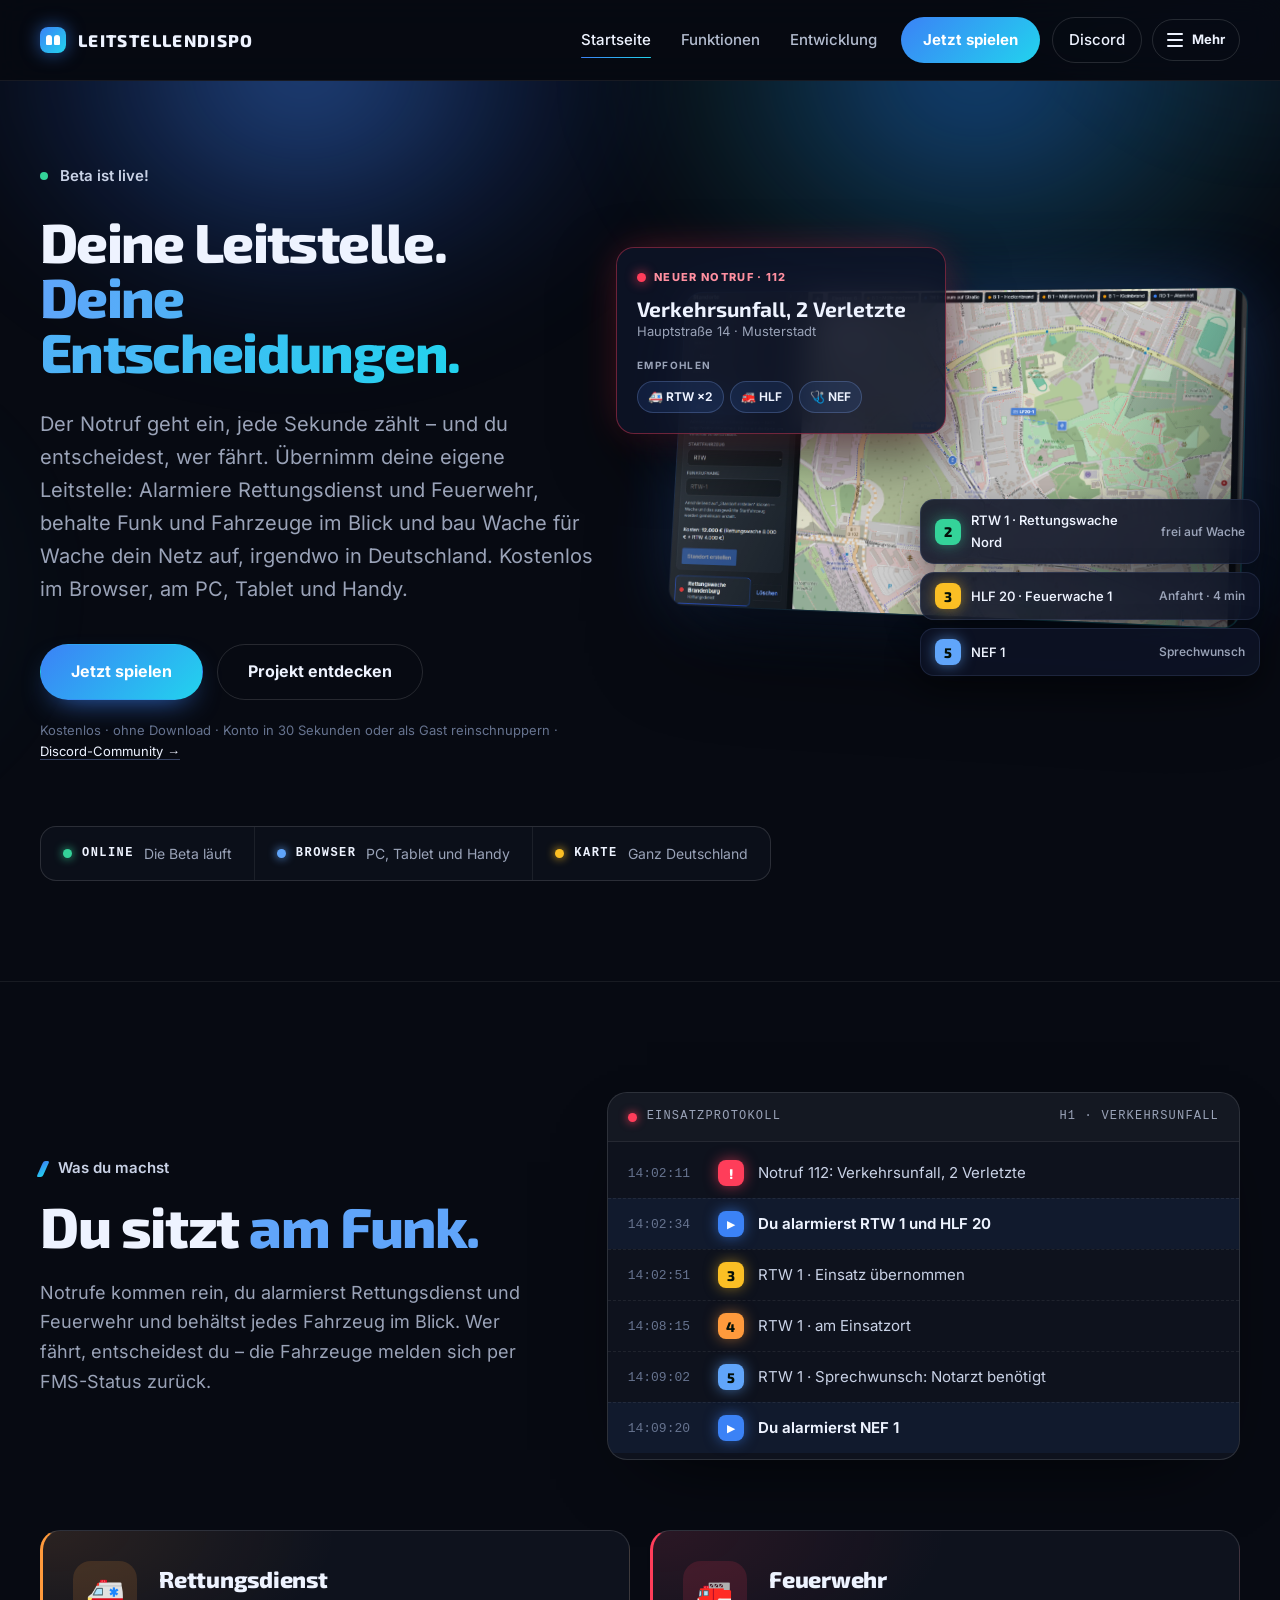
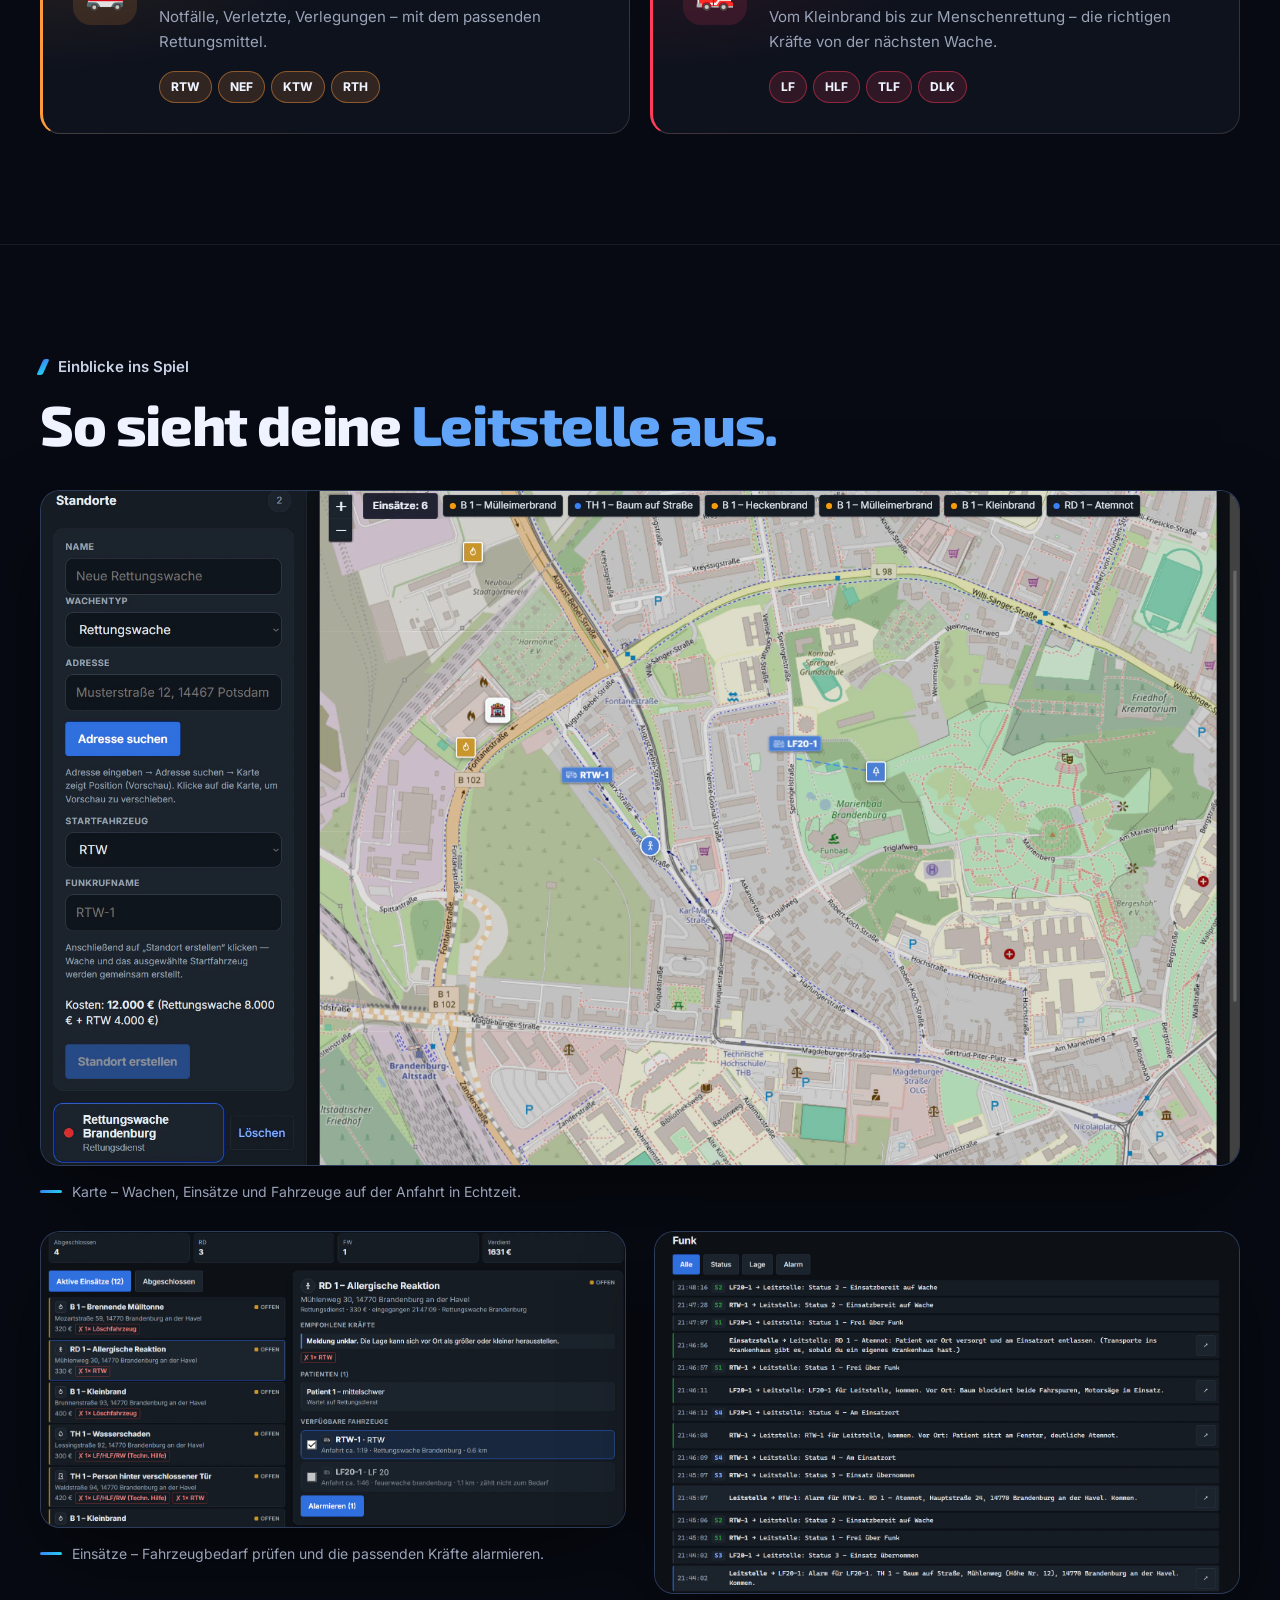
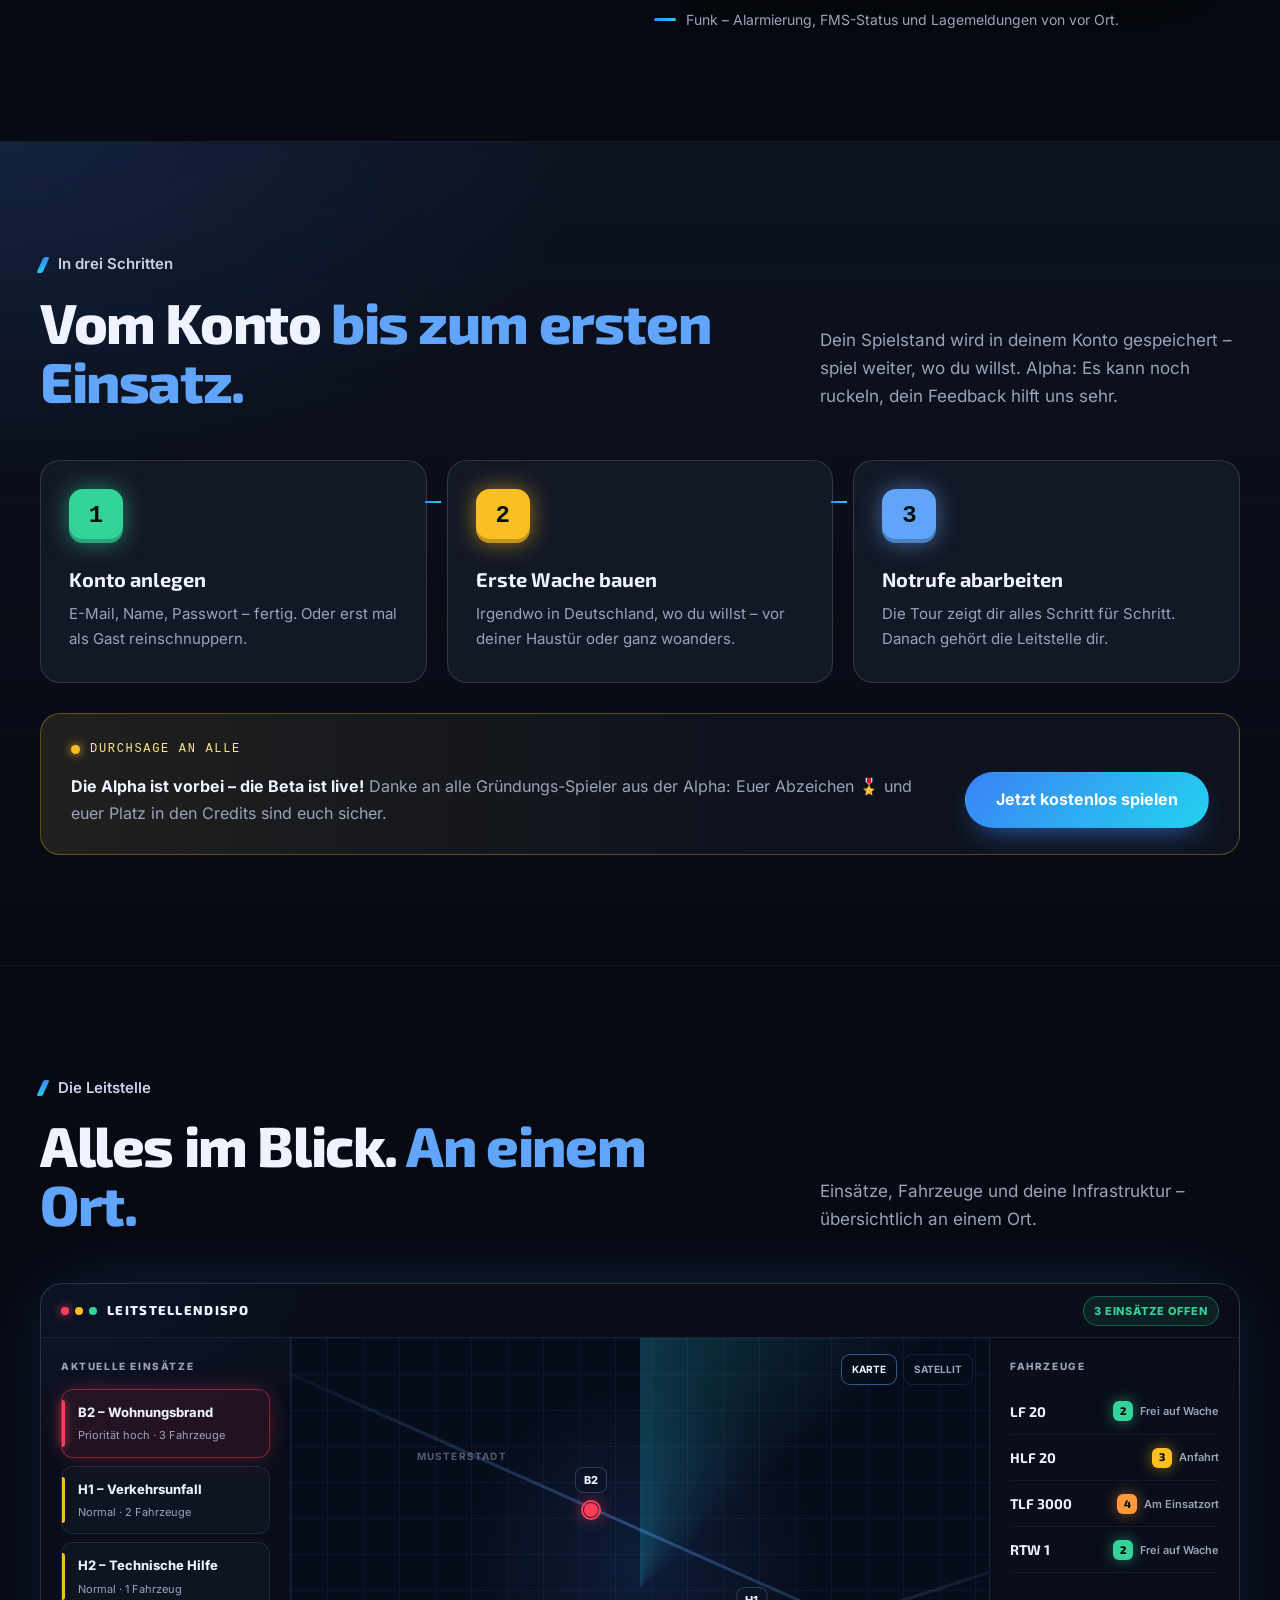
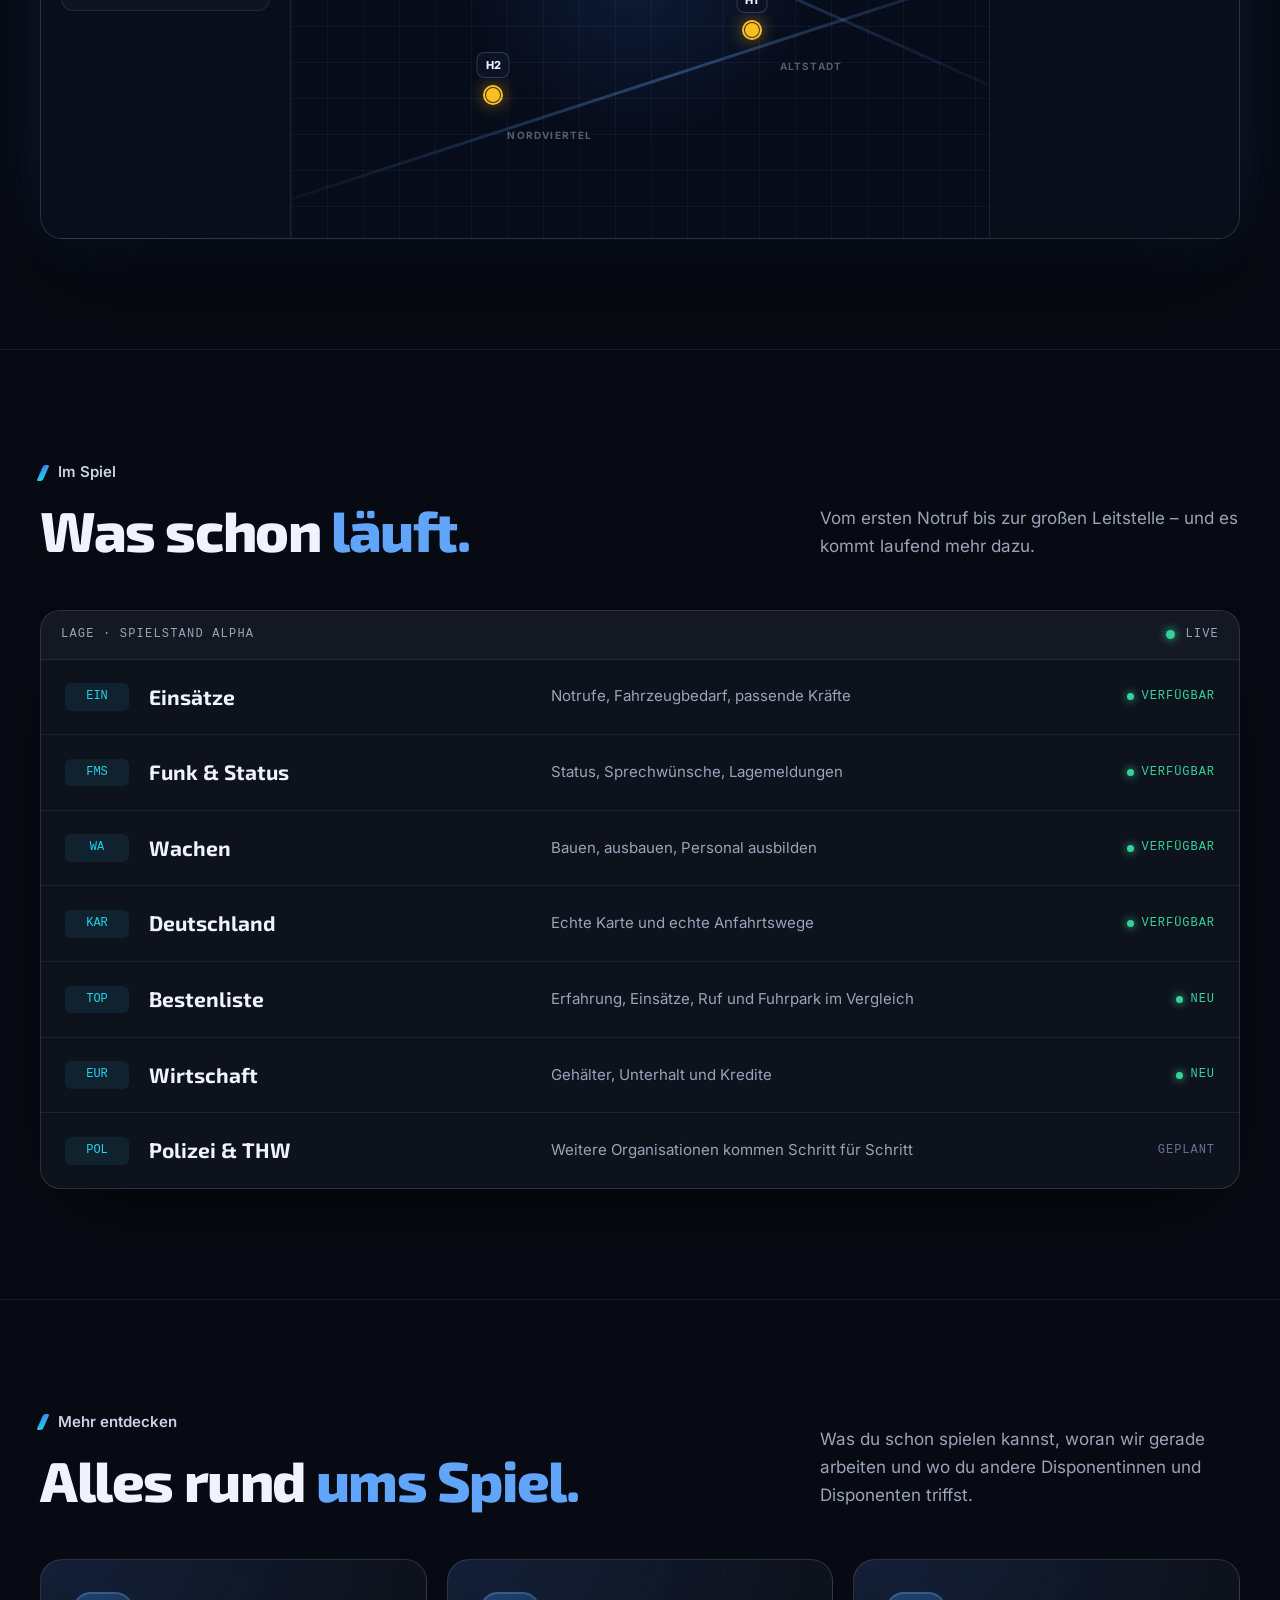
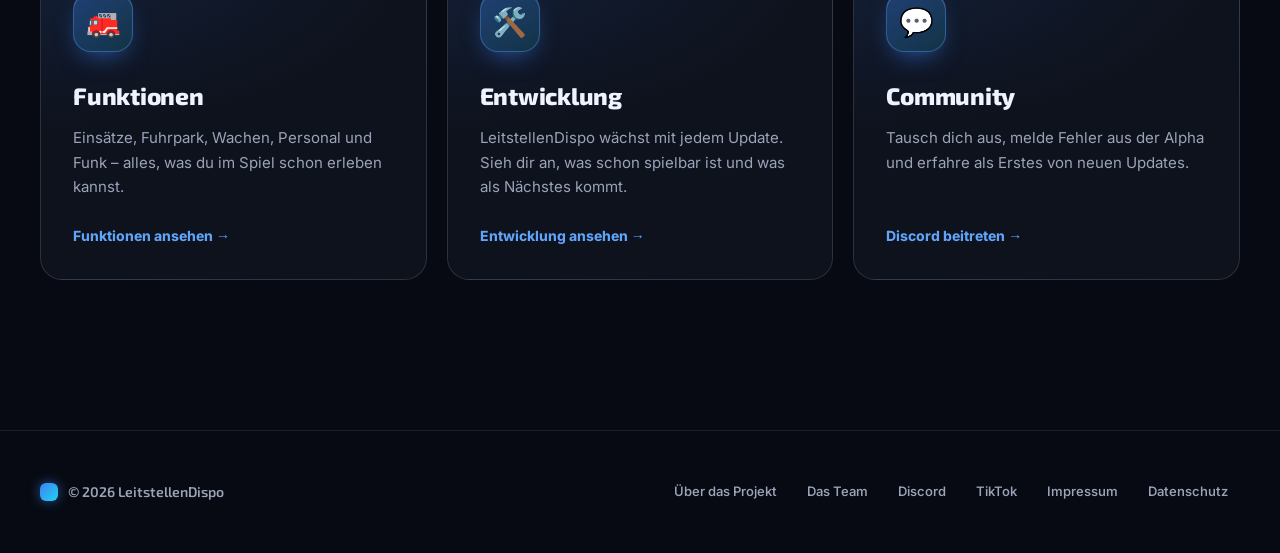
<file: index.html>
<!DOCTYPE html>
<html lang="de">
<head>
  <meta charset="UTF-8">
  <meta name="viewport" content="width=device-width, initial-scale=1.0">

  <title>LeitstellenDispo – Deine Leitstelle. Deine Entscheidungen.</title>

  <meta
    name="description"
    content="LeitstellenDispo ist eine moderne Leitstellen-Simulation. Verwalte Einsätze, Fahrzeuge und Wachen und baue deine eigene Leitstelle auf."
  >

  <meta name="theme-color" content="#080a0d">

  <link rel="icon" type="image/png" href="favicon.png">
  <link rel="apple-touch-icon" href="apple-touch-icon.png">

  <link rel="stylesheet" href="style.css?v=202611242318">
</head>

<body>

  <!-- =========================
       HEADER
  ========================== -->

  <header>
    <div class="container nav">

      <a href="index.html" class="brand">
        <span class="brand-mark"></span>
        LEITSTELLENDISPO
      </a>

      <nav>

        <a href="index.html" aria-current="page">
          Startseite
        </a>

        <a href="funktionen.html">
          Funktionen
        </a>

        <a href="entwicklung.html">
          Entwicklung
        </a>

        <a
          href="https://spiel.leitstellendispo.de"
          class="nav-discord nav-spielen"
        >
          Jetzt spielen
        </a>

        <a
          href="https://discord.gg/KMWrWCFdTn"
          target="_blank"
          rel="noopener"
          class="nav-discord"
        >
          Discord
        </a>

        <button
          class="menu-button"
          id="menuButton"
          type="button"
          aria-label="Menü öffnen"
          aria-expanded="false"
        >

          <span
            class="menu-icon"
            aria-hidden="true"
          >
            <span></span>
            <span></span>
            <span></span>
          </span>

          <span class="menu-button-label">
            Mehr
          </span>

        </button>

      </nav>

    </div>
  </header>


  <!-- =========================
       EXPANDABLE MENU
  ========================== -->

  <div
    class="menu-overlay"
    id="menuOverlay"
    aria-hidden="true"
  >

    <aside
      class="menu-panel"
      aria-label="Zusätzliche Navigation"
    >

      <div class="menu-panel-heading">

        <span>
          LeitstellenDispo
        </span>

        <h2>
          Mehr
          <span>entdecken.</span>
        </h2>

      </div>


      <!-- NAVIGATION -->

     <div class="menu-card">

  <button
    class="menu-card-toggle"
    type="button"
    aria-expanded="false"
  >

    <span>
      Navigation
    </span>

    <span class="menu-card-arrow">
      +
    </span>

  </button>

  <div class="menu-card-content">

    <div class="menu-card-inner">

      <div class="menu-links">

        <a href="index.html">
          Startseite
        </a>

        <a href="funktionen.html">
          Funktionen
        </a>

        <a href="entwicklung.html">
          Entwicklung
        </a>

        <a href="ueber-das-projekt.html">
          Über das Projekt
        </a>

      </div>

    </div>

  </div>

</div>


      <!-- COMMUNITY -->

      <div class="menu-card">

        <button
          class="menu-card-toggle"
          type="button"
          aria-expanded="false"
        >

          <span>
            Community
          </span>

          <span class="menu-card-arrow">
            +
          </span>

        </button>

        <div class="menu-card-content">

          <div class="menu-card-inner">

            <div class="menu-links">

              <a
                href="community.html"
              >
                Discord
              </a>

              <a href="feedback.html">
                Feedback
              </a>

            </div>

          </div>

        </div>

      </div>


      <!-- KONTAKT -->

      <div class="menu-card">

        <button
          class="menu-card-toggle"
          type="button"
          aria-expanded="false"
        >

          <span>
            Kontakt
          </span>

          <span class="menu-card-arrow">
            +
          </span>

        </button>

        <div class="menu-card-content">

          <div class="menu-card-inner">

            <div class="menu-links">

              <a href="fragen.html">
                Fragen?
              </a>

            <a href="team.html">Das Team</a>
          

              <a href="kooperationen.html">
                Kooperationen
              </a>

            </div>

          </div>

        </div>

      </div>


      <!-- RECHTLICHES -->

      <div class="menu-card">

        <button
          class="menu-card-toggle"
          type="button"
          aria-expanded="false"
        >

          <span>
            Rechtliches
          </span>

          <span class="menu-card-arrow">
            +
          </span>

        </button>

        <div class="menu-card-content">

          <div class="menu-card-inner">

            <div class="menu-links">

              <a href="impressum.html">
                Impressum
              </a>

              <a href="datenschutz.html">
                Datenschutz
              </a>

            </div>

          </div>

        </div>

      </div>


      <div class="menu-footer">
        LeitstellenDispo · v0.1.0-alpha · online
      </div>

    </aside>

  </div>


  <main>

    <!-- =========================
         HERO
    ========================== -->

    <section
      class="hero"
      id="projekt"
    >

      <div class="container">

        <div class="hero-raster">
        <div class="hero-content">

          <div class="eyebrow eyebrow-live">
            <span class="live-punkt" aria-hidden="true"></span>
            Beta ist live!
          </div>

          <h1>
            Deine Leitstelle.
            <br>
            <span>
              Deine Entscheidungen.
            </span>
          </h1>

          <p class="hero-text">
            Der Notruf geht ein, jede Sekunde zählt – und du entscheidest, wer
            fährt. Übernimm deine eigene Leitstelle: Alarmiere Rettungsdienst und
            Feuerwehr, behalte Funk und Fahrzeuge im Blick und bau Wache für Wache
            dein Netz auf, irgendwo in Deutschland. Kostenlos im Browser, am PC,
            Tablet und Handy.
          </p>

          <div class="hero-actions">

            <a
              href="https://spiel.leitstellendispo.de"
              class="button button-primary"
            >
              Jetzt spielen
            </a>

            <a
              href="funktionen.html"
              class="button button-secondary"
            >
              Projekt entdecken
            </a>
          </div>
          <p class="hero-zusatz">Kostenlos · ohne Download · Konto in 30 Sekunden oder als Gast reinschnuppern · <a href="https://discord.gg/KMWrWCFdTn" target="_blank" rel="noopener">Discord-Community →</a></p>
        </div>
        <div class="hero-karte" aria-hidden="true">
          <div class="hero-bild">
            <img src="bilder/spiel-karte.webp" width="1917" height="1078" alt="">
          </div>
          <div class="notruf">
            <div class="notruf-kopf"><span class="notruf-blink"></span> Neuer Notruf · 112</div>
            <strong class="notruf-titel">Verkehrsunfall, 2 Verletzte</strong>
            <div class="notruf-adresse">Hauptstraße 14 · Musterstadt</div>
            <div class="notruf-label">Empfohlen</div>
            <div class="notruf-chips"><span>🚑 RTW ×2</span><span>🚒 HLF</span><span>🩺 NEF</span></div>
          </div>
          <ul class="status-liste">
            <li><span class="fms fms-2">2</span> RTW 1 · Rettungswache Nord <em>frei auf Wache</em></li>
            <li><span class="fms fms-3">3</span> HLF 20 · Feuerwache 1 <em>Anfahrt · 4 min</em></li>
            <li><span class="fms fms-5">5</span> NEF 1 <em>Sprechwunsch</em></li>
          </ul>
        </div>
      </div>

      <ul class="lage-leiste">
        <li><span class="lampe lampe--gruen"></span><b>Online</b>Die Beta läuft</li>
        <li><span class="lampe lampe--blau"></span><b>Browser</b>PC, Tablet und Handy</li>
        <li><span class="lampe lampe--gelb"></span><b>Karte</b>Ganz Deutschland</li>
      </ul>
    </div>
    </section>


    <!-- =========================
         WAS IST LEITSTELLENDISPO
    ========================== -->

    <section>
      <div class="container">

        <div class="protokoll-raster">

          <div>
            <div class="section-kicker">
              Was du machst
            </div>
            <h2>
              Du sitzt
              <span>am Funk.</span>
            </h2>
            <p class="protokoll-text">
              Notrufe kommen rein, du alarmierst Rettungsdienst und Feuerwehr und
              behältst jedes Fahrzeug im Blick. Wer fährt, entscheidest du –
              die Fahrzeuge melden sich per FMS-Status zurück.
            </p>
          </div>

          <div class="protokoll" aria-label="Beispiel eines Einsatzprotokolls">
            <div class="protokoll-kopf">
              <span><span class="lampe lampe--rot"></span> Einsatzprotokoll</span>
              <span>H1 · Verkehrsunfall</span>
            </div>
            <ol class="protokoll-liste">
              <li><time>14:02:11</time><span class="fms fms-notruf">!</span>Notruf 112: Verkehrsunfall, 2 Verletzte</li>
              <li><time>14:02:34</time><span class="fms fms-du">▶</span><strong>Du alarmierst RTW 1 und HLF 20</strong></li>
              <li><time>14:02:51</time><span class="fms fms-3">3</span>RTW 1 · Einsatz übernommen</li>
              <li><time>14:08:15</time><span class="fms fms-4">4</span>RTW 1 · am Einsatzort</li>
              <li><time>14:09:02</time><span class="fms fms-5">5</span>RTW 1 · Sprechwunsch: Notarzt benötigt</li>
              <li><time>14:09:20</time><span class="fms fms-du">▶</span><strong>Du alarmierst NEF 1</strong></li>
            </ol>
          </div>

        </div>

        <div class="einheiten">
          <a href="funktionen.html" class="einheit einheit--rd">
            <span class="einheit-symbol" aria-hidden="true">🚑</span>
            <div>
              <h3>Rettungsdienst</h3>
              <p>Notfälle, Verletzte, Verlegungen – mit dem passenden Rettungsmittel.</p>
              <div class="fahrzeug-chips"><span>RTW</span><span>NEF</span><span>KTW</span><span>RTH</span></div>
            </div>
          </a>
          <a href="funktionen.html" class="einheit einheit--fw">
            <span class="einheit-symbol" aria-hidden="true">🚒</span>
            <div>
              <h3>Feuerwehr</h3>
              <p>Vom Kleinbrand bis zur Menschenrettung – die richtigen Kräfte von der nächsten Wache.</p>
              <div class="fahrzeug-chips"><span>LF</span><span>HLF</span><span>TLF</span><span>DLK</span></div>
            </div>
          </a>
        </div>

      </div>
    </section>


    <!-- =========================
         SCREENSHOTS
    ========================== -->

    <section class="einblicke">

      <div class="container">

        <div class="section-kicker">
          Einblicke ins Spiel
        </div>

        <h2>
          So sieht deine
          <span>Leitstelle aus.</span>
        </h2>

        <figure class="einblick einblick-gross">
          <img src="bilder/spiel-karte.webp" width="1917" height="1078" loading="lazy"
            alt="Spielansicht Karte: Wachen, laufende Einsätze und Fahrzeuge auf dem Weg zum Einsatzort">
          <figcaption>Karte – Wachen, Einsätze und Fahrzeuge auf der Anfahrt in Echtzeit.</figcaption>
        </figure>

        <div class="einblicke-raster">
          <figure class="einblick">
            <img src="bilder/spiel-einsaetze.webp" width="1515" height="766" loading="lazy"
              alt="Spielansicht Einsätze: Liste offener Einsätze und Details mit Fahrzeugbedarf">
            <figcaption>Einsätze – Fahrzeugbedarf prüfen und die passenden Kräfte alarmieren.</figcaption>
          </figure>
          <figure class="einblick">
            <img src="bilder/spiel-funk.webp" width="1592" height="986" loading="lazy"
              alt="Spielansicht Funk: Alarmierung, FMS-Status und Lagemeldungen der Fahrzeuge">
            <figcaption>Funk – Alarmierung, FMS-Status und Lagemeldungen von vor Ort.</figcaption>
          </figure>
        </div>

      </div>

    </section>


    <!-- =========================
         PUBLIC STATS
    ========================== -->

    <!-- Ausgeblendet, bis echte Zahlen verfügbar sind.
    <div class="stats">

      <div class="container stats-grid">

        <div class="stat">

          <div class="stat-value live">
            <span class="live-dot"></span>
            —
          </div>

          <div class="stat-label">
            Aktuell online
          </div>

          <div class="stat-note">
            Wird später live erfasst
          </div>

        </div>


        <div class="stat">

          <div class="stat-value">
            —
          </div>

          <div class="stat-label">
            Bisher besucht
          </div>

          <div class="stat-note">
            Öffentlicher Besucherzähler
          </div>

        </div>


        <div class="stat">

          <div class="stat-value">
            0
          </div>

          <div class="stat-label">
            Einsätze simuliert
          </div>

          <div class="stat-note">
            Wird mit dem Spiel verknüpft
          </div>

        </div>


        <div class="stat">

          <div class="stat-value">
            0.1
          </div>

          <div class="stat-label">
            Projektversion
          </div>

          <div class="stat-note">
            Aktive Entwicklung
          </div>

        </div>

      </div>

    </div>
    -->


    <!-- =========================
         LAUNCH
    ========================== -->

    <section class="launch abschnitt-getoent">

      <div class="container">

        <div class="section-heading">
          <div class="section-title">
            <div class="section-kicker">
              In drei Schritten
            </div>
            <h2>
              Vom Konto
              <span>bis zum ersten Einsatz.</span>
            </h2>
          </div>
          <p class="section-description">
            Dein Spielstand wird in deinem Konto gespeichert – spiel weiter, wo du willst.
            Alpha: Es kann noch ruckeln, dein Feedback hilft uns sehr.
          </p>
        </div>

        <ol class="schritte">
          <li><span class="taste">1</span><strong>Konto anlegen</strong>E-Mail, Name, Passwort – fertig. Oder erst mal als Gast reinschnuppern.</li>
          <li><span class="taste">2</span><strong>Erste Wache bauen</strong>Irgendwo in Deutschland, wo du willst – vor deiner Haustür oder ganz woanders.</li>
          <li><span class="taste">3</span><strong>Notrufe abarbeiten</strong>Die Tour zeigt dir alles Schritt für Schritt. Danach gehört die Leitstelle dir.</li>
        </ol>

        <div class="durchsage">
          <div class="durchsage-kopf">
            <span class="lampe lampe--gelb"></span>
            Durchsage an alle
          </div>
          <p>
            <strong>Die Alpha ist vorbei – die Beta ist live!</strong>
            Danke an alle Gründungs-Spieler aus der Alpha: Euer Abzeichen 🎖️ und euer Platz in den Credits sind euch sicher.
          </p>
          <a href="https://spiel.leitstellendispo.de" class="button button-primary">
            Jetzt kostenlos spielen
          </a>
        </div>

      </div>

    </section>


    <!-- =========================
         CONTROL CENTER
    ========================== -->

    <section>

      <div class="container">

        <div class="section-heading">

          <div class="section-title">

            <div class="section-kicker">
              Die Leitstelle
            </div>

            <h2>
              Alles im Blick.
              <span>An einem Ort.</span>
            </h2>

          </div>

          <p class="section-description">
            Einsätze, Fahrzeuge und deine Infrastruktur –
            übersichtlich an einem Ort.
          </p>

        </div>


        <div class="control-center">

          <div class="window-bar">

            <div class="window-brand">
              <span class="window-brand-dot"></span>
              LEITSTELLENDISPO
            </div>

            <div class="window-status">
              3 Einsätze offen
            </div>

          </div>


          <div class="dashboard">

            <!-- LEFT -->

            <aside class="dashboard-side dashboard-left">

              <div class="dash-heading">
                Aktuelle Einsätze
              </div>

              <div class="incident active">

                <div class="incident-title">
                  B2 – Wohnungsbrand
                </div>

                <div class="incident-meta">
                  Priorität hoch · 3 Fahrzeuge
                </div>

              </div>

              <div class="incident">

                <div class="incident-title">
                  H1 – Verkehrsunfall
                </div>

                <div class="incident-meta">
                  Normal · 2 Fahrzeuge
                </div>

              </div>

              <div class="incident">

                <div class="incident-title">
                  H2 – Technische Hilfe
                </div>

                <div class="incident-meta">
                  Normal · 1 Fahrzeug
                </div>

              </div>

            </aside>


            <!-- MAP -->

            <div class="map">

              <div class="map-ui">

                <span>
                  KARTE
                </span>

                <span>
                  SATELLIT
                </span>

              </div>

              <div class="map-road road-one"></div>
              <div class="map-road road-two"></div>

              <div class="map-label one">
                Musterstadt
              </div>

              <div class="map-label two">
                Altstadt
              </div>

              <div class="map-label three">
                Nordviertel
              </div>

              <div class="map-point point-one"><span>B2</span></div>
              <div class="map-point point-two"><span>H1</span></div>
              <div class="map-point point-three"><span>H2</span></div>

            </div>


            <!-- RIGHT -->

            <aside class="dashboard-side dashboard-right">

              <div class="dash-heading">
                Fahrzeuge
              </div>

              <div class="vehicle">

                <div class="vehicle-name">
                  LF 20
                </div>

                <div class="vehicle-status"><span class="fms fms-2">2</span> Frei auf Wache</div>

              </div>

              <div class="vehicle">

                <div class="vehicle-name">
                  HLF 20
                </div>

                <div class="vehicle-status"><span class="fms fms-3">3</span> Anfahrt</div>

              </div>

              <div class="vehicle">

                <div class="vehicle-name">
                  TLF 3000
                </div>

                <div class="vehicle-status"><span class="fms fms-4">4</span> Am Einsatzort</div>

              </div>

              <div class="vehicle">

                <div class="vehicle-name">
                  RTW 1
                </div>

                <div class="vehicle-status"><span class="fms fms-2">2</span> Frei auf Wache</div>

              </div>

            </aside>

          </div>

        </div>

      </div>

    </section>


    <!-- =========================
         IM SPIEL
    ========================== -->

    <section>
      <div class="container">

        <div class="section-heading">
          <div class="section-title">
            <div class="section-kicker">
              Im Spiel
            </div>
            <h2>
              Was schon
              <span>läuft.</span>
            </h2>
          </div>
          <p class="section-description">
            Vom ersten Notruf bis zur großen Leitstelle – und es kommt laufend mehr dazu.
          </p>
        </div>

        <div class="monitor">
          <div class="monitor-kopf">
            <span>Lage · Spielstand Alpha</span>
            <span><span class="lampe lampe--gruen"></span> live</span>
          </div>
          <ul class="monitor-liste">
            <li><code>EIN</code><strong>Einsätze</strong><span>Notrufe, Fahrzeugbedarf, passende Kräfte</span><em class="bereit">verfügbar</em></li>
            <li><code>FMS</code><strong>Funk &amp; Status</strong><span>Status, Sprechwünsche, Lagemeldungen</span><em class="bereit">verfügbar</em></li>
            <li><code>WA</code><strong>Wachen</strong><span>Bauen, ausbauen, Personal ausbilden</span><em class="bereit">verfügbar</em></li>
            <li><code>KAR</code><strong>Deutschland</strong><span>Echte Karte und echte Anfahrtswege</span><em class="bereit">verfügbar</em></li>
            <li><code>TOP</code><strong>Bestenliste</strong><span>Erfahrung, Einsätze, Ruf und Fuhrpark im Vergleich</span><em class="bereit">neu</em></li>
            <li><code>EUR</code><strong>Wirtschaft</strong><span>Gehälter, Unterhalt und Kredite</span><em class="bereit">neu</em></li>
            <li><code>POL</code><strong>Polizei &amp; THW</strong><span>Weitere Organisationen kommen Schritt für Schritt</span><em>geplant</em></li>
          </ul>
        </div>

      </div>
    </section>


    <!-- =========================
         MEHR ENTDECKEN
    ========================== -->

    <section>
      <div class="container">

        <div class="section-heading">
          <div class="section-title">
            <div class="section-kicker">
              Mehr entdecken
            </div>

            <h2>
              Alles rund
              <span>ums Spiel.</span>
            </h2>
          </div>

          <p class="section-description">
            Was du schon spielen kannst, woran wir gerade arbeiten
            und wo du andere Disponentinnen und Disponenten triffst.
          </p>
        </div>

        <div class="entdecken-grid">

          <a href="funktionen.html" class="entdecken-karte">
            <span class="entdecken-icon" aria-hidden="true">🚒</span>
            <h3>Funktionen</h3>
            <p>
              Einsätze, Fuhrpark, Wachen, Personal und Funk –
              alles, was du im Spiel schon erleben kannst.
            </p>
            <span class="entdecken-link">Funktionen ansehen →</span>
          </a>

          <a href="entwicklung.html" class="entdecken-karte">
            <span class="entdecken-icon" aria-hidden="true">🛠️</span>
            <h3>Entwicklung</h3>
            <p>
              LeitstellenDispo wächst mit jedem Update. Sieh dir an,
              was schon spielbar ist und was als Nächstes kommt.
            </p>
            <span class="entdecken-link">Entwicklung ansehen →</span>
          </a>

          <a
            href="https://discord.gg/KMWrWCFdTn"
            target="_blank"
            rel="noopener"
            class="entdecken-karte"
          >
            <span class="entdecken-icon" aria-hidden="true">💬</span>
            <h3>Community</h3>
            <p>
              Tausch dich aus, melde Fehler aus der Alpha und
              erfahre als Erstes von neuen Updates.
            </p>
            <span class="entdecken-link">Discord beitreten →</span>
          </a>

        </div>

      </div>
    </section>

  </main>


  <!-- =========================
       FOOTER
  ========================== -->

  <footer>

    <div class="container footer-inner">

      <div class="footer-copy">
        © 2026 LeitstellenDispo
      </div>

      <div class="footer-links">

        <a href="ueber-das-projekt.html">
          Über das Projekt
        </a>

        <a href="team.html">
          Das Team
        </a>

        <a
          href="https://discord.gg/KMWrWCFdTn"
          target="_blank"
          rel="noopener"
        >
          Discord
        </a>

        <a
          href="https://www.tiktok.com/@leitstellendispo"
          target="_blank"
          rel="noopener"
        >
          TikTok
        </a>

        <a href="impressum.html">
          Impressum
        </a>

        <a href="datenschutz.html">
          Datenschutz
        </a>

      </div>

    </div>

  </footer>

  <script src="script.js?v=202611242318"></script>

</body>
</html>
</file>
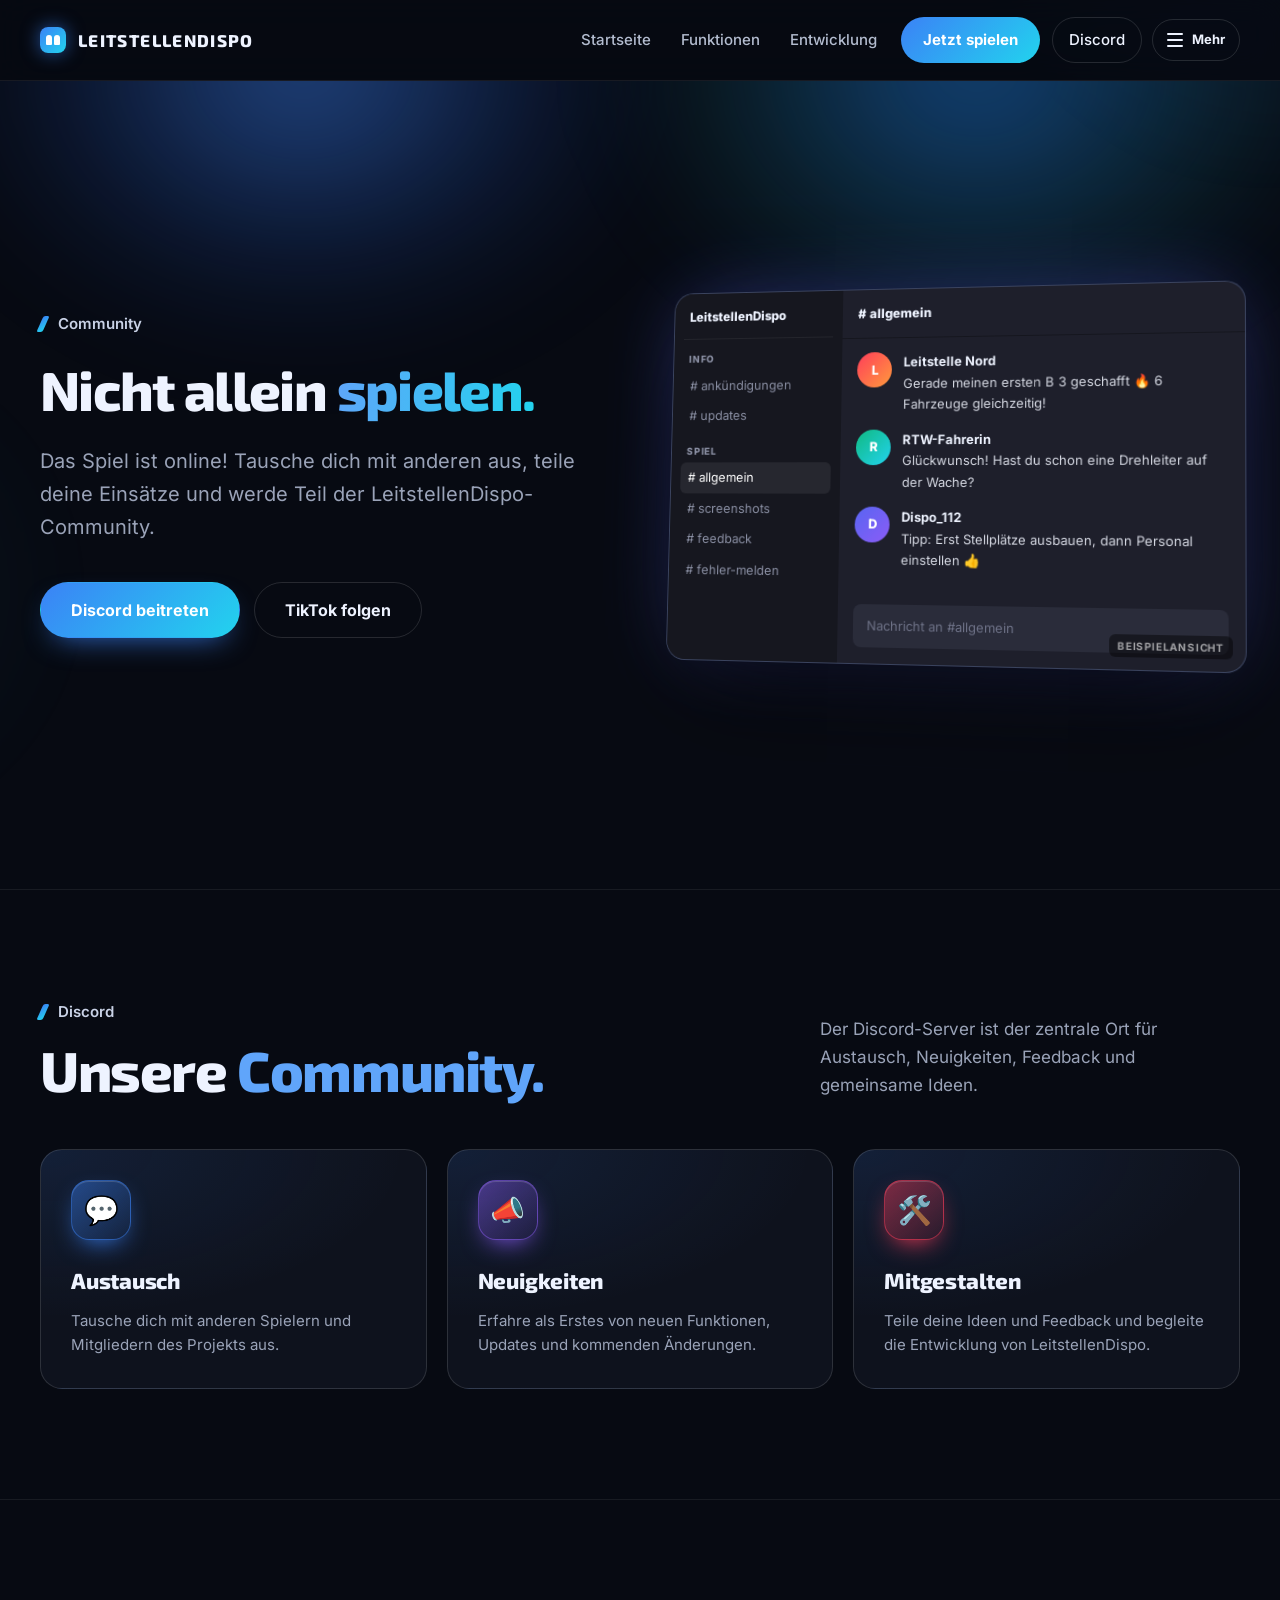
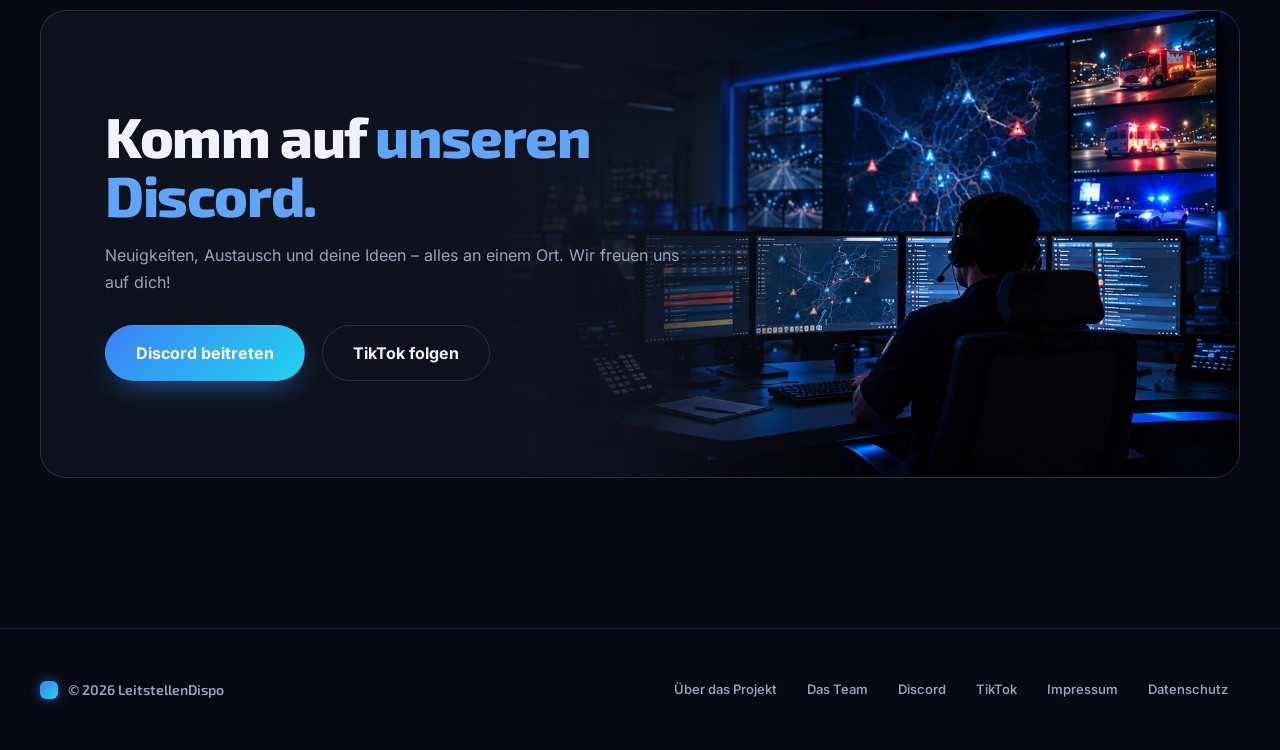
<file: community.html>
<!DOCTYPE html>
<html lang="de">
<head>
  <meta charset="UTF-8">
  <meta name="viewport" content="width=device-width, initial-scale=1.0">

  <title>Community – LeitstellenDispo</title>

  <meta
    name="description"
    content="Die Community von LeitstellenDispo."
  >

  <meta name="theme-color" content="#080a0d">

  <link rel="icon" type="image/png" href="favicon.png">
  <link rel="apple-touch-icon" href="apple-touch-icon.png">

  <link rel="stylesheet" href="style.css?v=202611242318">
</head>

<body>

  <!-- =========================
       HEADER
  ========================== -->

  <header>
    <div class="container nav">

      <a href="index.html" class="brand">
        <span class="brand-mark"></span>
        LEITSTELLENDISPO
      </a>

      <nav>

        <a href="index.html">
          Startseite
        </a>

        <a href="funktionen.html">
          Funktionen
        </a>

        <a href="entwicklung.html">
          Entwicklung
        </a>

        <a
          href="https://spiel.leitstellendispo.de"
          class="nav-discord nav-spielen"
        >
          Jetzt spielen
        </a>

        <a
          href="https://discord.gg/KMWrWCFdTn"
          target="_blank"
          rel="noopener"
          class="nav-discord"
        >
          Discord
        </a>

        <button
          class="menu-button"
          id="menuButton"
          type="button"
          aria-label="Menü öffnen"
          aria-expanded="false"
        >

          <span
            class="menu-icon"
            aria-hidden="true"
          >
            <span></span>
            <span></span>
            <span></span>
          </span>

          <span class="menu-button-label">
            Mehr
          </span>

        </button>

      </nav>

    </div>
  </header>


  <!-- =========================
       MENU
  ========================== -->

  <div
    class="menu-overlay"
    id="menuOverlay"
    aria-hidden="true"
  >

    <aside
      class="menu-panel"
      aria-label="Zusätzliche Navigation"
    >

      <div class="menu-panel-heading">

        <span>
          LeitstellenDispo
        </span>

        <h2>
          Mehr
          <span>entdecken.</span>
        </h2>

      </div>


      <!-- NAVIGATION -->

     <div class="menu-card">

  <button
    class="menu-card-toggle"
    type="button"
    aria-expanded="false"
  >

    <span>
      Navigation
    </span>

    <span class="menu-card-arrow">
      +
    </span>

  </button>

  <div class="menu-card-content">

    <div class="menu-card-inner">

      <div class="menu-links">

        <a href="index.html">
          Startseite
        </a>

        <a href="funktionen.html">
          Funktionen
        </a>

        <a href="entwicklung.html">
          Entwicklung
        </a>

        <a href="ueber-das-projekt.html">
          Über das Projekt
        </a>

      </div>

    </div>

  </div>

</div>


      <!-- COMMUNITY -->

      <div class="menu-card">

        <button
          class="menu-card-toggle"
          type="button"
          aria-expanded="false"
        >

          <span>
            Community
          </span>

          <span class="menu-card-arrow">
            +
          </span>

        </button>

        <div class="menu-card-content">

          <div class="menu-card-inner">

            <div class="menu-links">

              <a
                href="community.html"
              >
                Discord
              </a>

              <a href="feedback.html">
                Feedback
              </a>

            </div>

          </div>

        </div>

      </div>


      <!-- KONTAKT -->

      <div class="menu-card">

        <button
          class="menu-card-toggle"
          type="button"
          aria-expanded="false"
        >

          <span>
            Kontakt
          </span>

          <span class="menu-card-arrow">
            +
          </span>

        </button>

        <div class="menu-card-content">

          <div class="menu-card-inner">

            <div class="menu-links">

              <a href="fragen.html">
                Fragen?
              </a>

            <a href="team.html">Das Team</a>
          

              <a href="kooperationen.html">
                Kooperationen
              </a>

            </div>

          </div>

        </div>

      </div>


      <!-- RECHTLICHES -->

      <div class="menu-card">

        <button
          class="menu-card-toggle"
          type="button"
          aria-expanded="false"
        >

          <span>
            Rechtliches
          </span>

          <span class="menu-card-arrow">
            +
          </span>

        </button>

        <div class="menu-card-content">

          <div class="menu-card-inner">

            <div class="menu-links">

              <a href="impressum.html">
                Impressum
              </a>

              <a href="datenschutz.html">
                Datenschutz
              </a>

            </div>

          </div>

        </div>

      </div>


      <div class="menu-footer">
        LeitstellenDispo · v0.1.0-alpha · online
      </div>

    </aside>

  </div>


  <main>

    <section class="hero">
      <div class="container">
        <div class="hero-raster">
          <div class="hero-content">
            <div class="eyebrow">
              Community
            </div>
            <h1>
              Nicht allein
              <span>spielen.</span>
            </h1>
            <p class="hero-text">
              Das Spiel ist online! Tausche dich mit anderen aus, teile deine Einsätze
              und werde Teil der LeitstellenDispo-Community.
            </p>
            <div class="hero-actions">
              <a
                href="https://discord.gg/KMWrWCFdTn"
                target="_blank"
                rel="noopener"
                class="button button-primary"
              >
                Discord beitreten
              </a>
              <a
                href="https://www.tiktok.com/@leitstellendispo"
                target="_blank"
                rel="noopener"
                class="button button-secondary"
              >
                TikTok folgen
              </a>
            </div>
          </div>

          <!-- Vorschau: so sieht der Discord-Server ungefähr aus -->
          <div class="discord-vorschau" aria-hidden="true">
            <span class="beispiel-marke">Beispielansicht</span>
            <div class="discord-leiste">
              <div class="discord-server">LeitstellenDispo</div>
              <div class="discord-gruppe">Info</div>
              <div class="discord-kanal"># ankündigungen</div>
              <div class="discord-kanal"># updates</div>
              <div class="discord-gruppe">Spiel</div>
              <div class="discord-kanal discord-kanal--aktiv"># allgemein</div>
              <div class="discord-kanal"># screenshots</div>
              <div class="discord-kanal"># feedback</div>
              <div class="discord-kanal"># fehler-melden</div>
            </div>
            <div class="discord-chat">
              <div class="discord-kopf"># allgemein</div>
              <div class="discord-nachricht">
                <span class="discord-avatar discord-avatar--a">L</span>
                <div><strong>Leitstelle Nord</strong><p>Gerade meinen ersten B 3 geschafft 🔥 6 Fahrzeuge gleichzeitig!</p></div>
              </div>
              <div class="discord-nachricht">
                <span class="discord-avatar discord-avatar--b">R</span>
                <div><strong>RTW-Fahrerin</strong><p>Glückwunsch! Hast du schon eine Drehleiter auf der Wache?</p></div>
              </div>
              <div class="discord-nachricht">
                <span class="discord-avatar discord-avatar--c">D</span>
                <div><strong>Dispo_112</strong><p>Tipp: Erst Stellplätze ausbauen, dann Personal einstellen 👍</p></div>
              </div>
              <div class="discord-eingabe">Nachricht an #allgemein</div>
            </div>
          </div>
        </div>
      </div>
    </section>


    <section>
      <div class="container">

        <div class="section-heading">
          <div class="section-title">
            <div class="section-kicker">
              Discord
            </div>
            <h2>
              Unsere
              <span>Community.</span>
            </h2>
          </div>
          <p class="section-description">
            Der Discord-Server ist der zentrale Ort für Austausch,
            Neuigkeiten, Feedback und gemeinsame Ideen.
          </p>
        </div>

        <div class="kachel-raster">
          <article class="kachel">
            <span class="kachel-icon" aria-hidden="true">💬</span>
            <h3>Austausch</h3>
            <p>Tausche dich mit anderen Spielern und Mitgliedern des Projekts aus.</p>
          </article>
          <article class="kachel kachel--lila">
            <span class="kachel-icon" aria-hidden="true">📣</span>
            <h3>Neuigkeiten</h3>
            <p>Erfahre als Erstes von neuen Funktionen, Updates und kommenden Änderungen.</p>
          </article>
          <article class="kachel kachel--heiss">
            <span class="kachel-icon" aria-hidden="true">🛠️</span>
            <h3>Mitgestalten</h3>
            <p>Teile deine Ideen und Feedback und begleite die Entwicklung von LeitstellenDispo.</p>
          </article>
        </div>

      </div>
    </section>


    <section>
      <div class="container">
        <div class="community-box community-box-bild">
          <h2>
            Komm auf
            <span>unseren Discord.</span>
          </h2>
          <p>
            Neuigkeiten, Austausch und deine Ideen –
            alles an einem Ort. Wir freuen uns auf dich!
          </p>
          <a
            href="https://discord.gg/KMWrWCFdTn"
            target="_blank"
            rel="noopener"
            class="button button-primary"
          >
            Discord beitreten
          </a>
          <a
            href="https://www.tiktok.com/@leitstellendispo"
            target="_blank"
            rel="noopener"
            class="button button-secondary"
          >
            TikTok folgen
          </a>
        </div>
      </div>
    </section>

  </main>


  <!-- =========================
       FOOTER
  ========================== -->

  <footer>

    <div class="container footer-inner">

      <div class="footer-copy">
        © 2026 LeitstellenDispo
      </div>

      <div class="footer-links">

        <a href="ueber-das-projekt.html">
          Über das Projekt
        </a>

        <a href="team.html">
          Das Team
        </a>

        <a
          href="https://discord.gg/KMWrWCFdTn"
          target="_blank"
          rel="noopener"
        >
          Discord
        </a>

        <a
          href="https://www.tiktok.com/@leitstellendispo"
          target="_blank"
          rel="noopener"
        >
          TikTok
        </a>

        <a href="impressum.html">
          Impressum
        </a>

        <a href="datenschutz.html">
          Datenschutz
        </a>

      </div>

    </div>

  </footer>

  <script src="script.js?v=202611242318"></script>

</body>
</html>
</file>
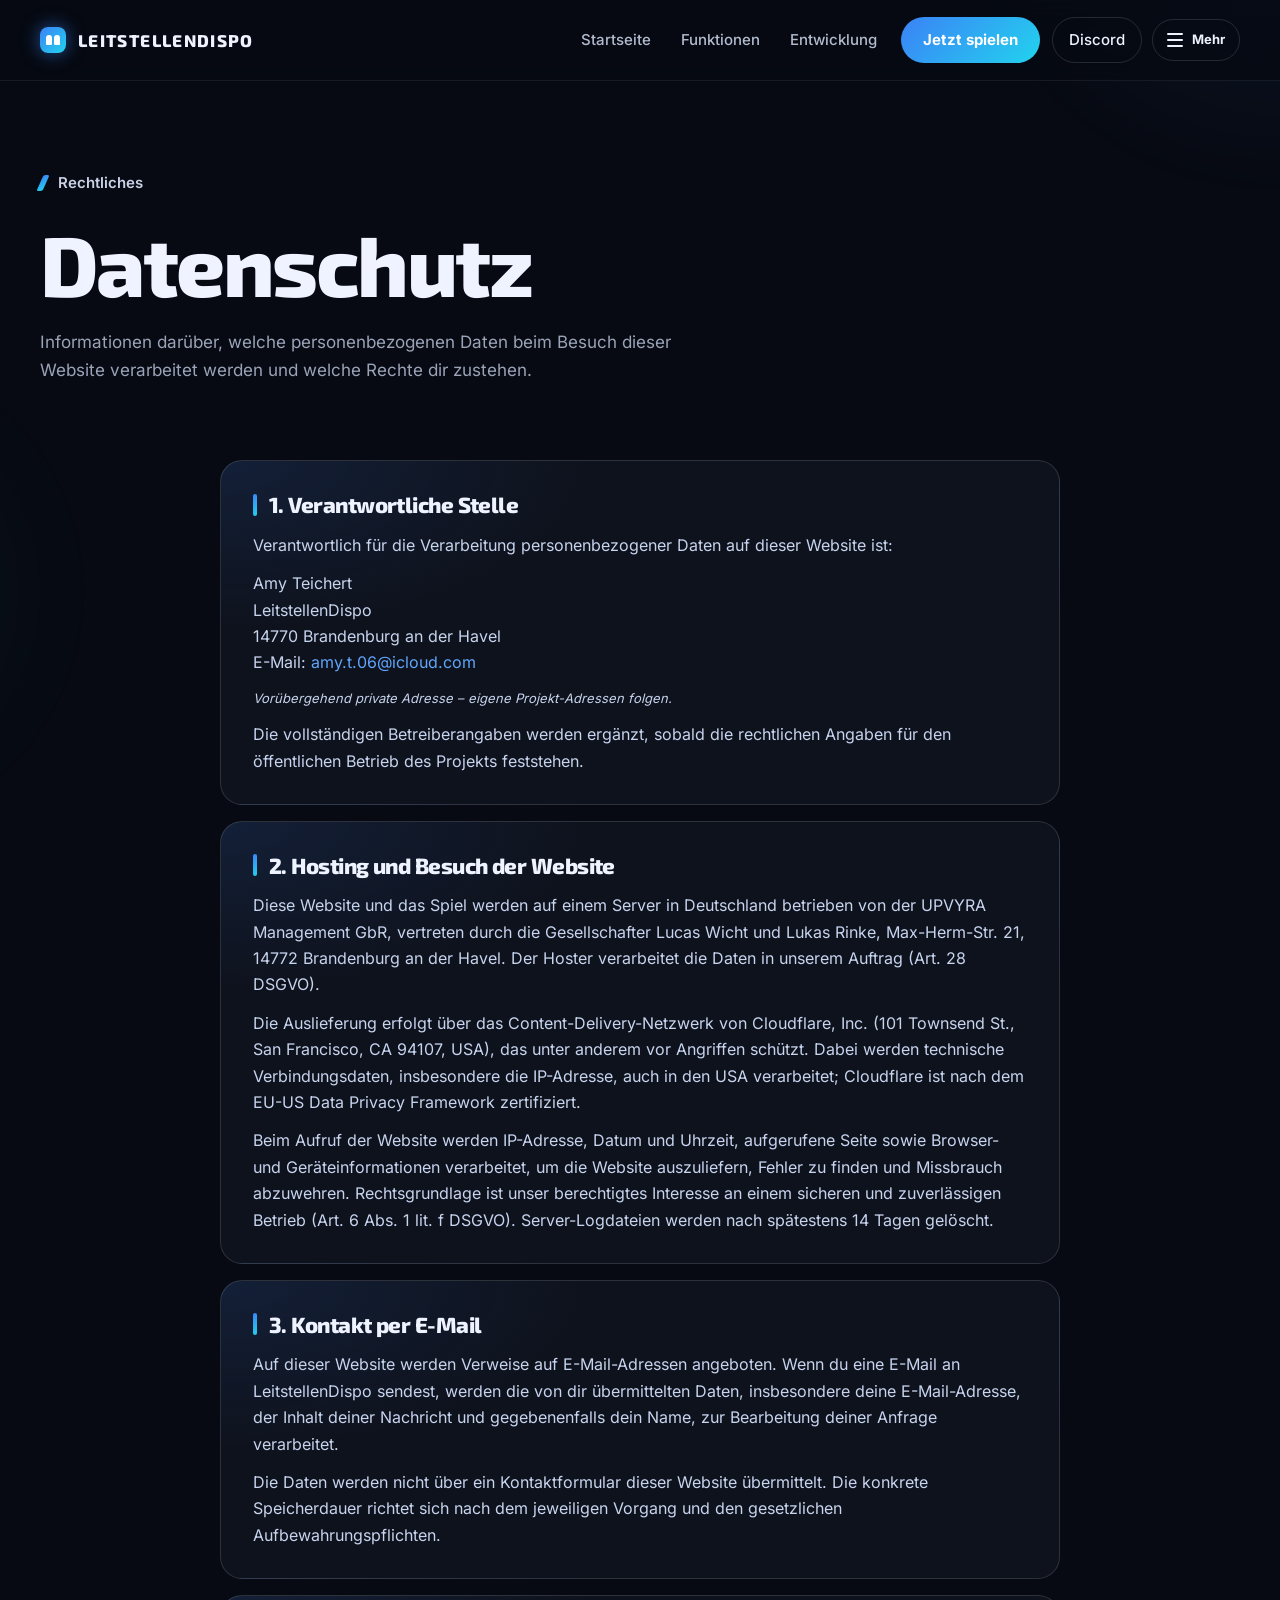
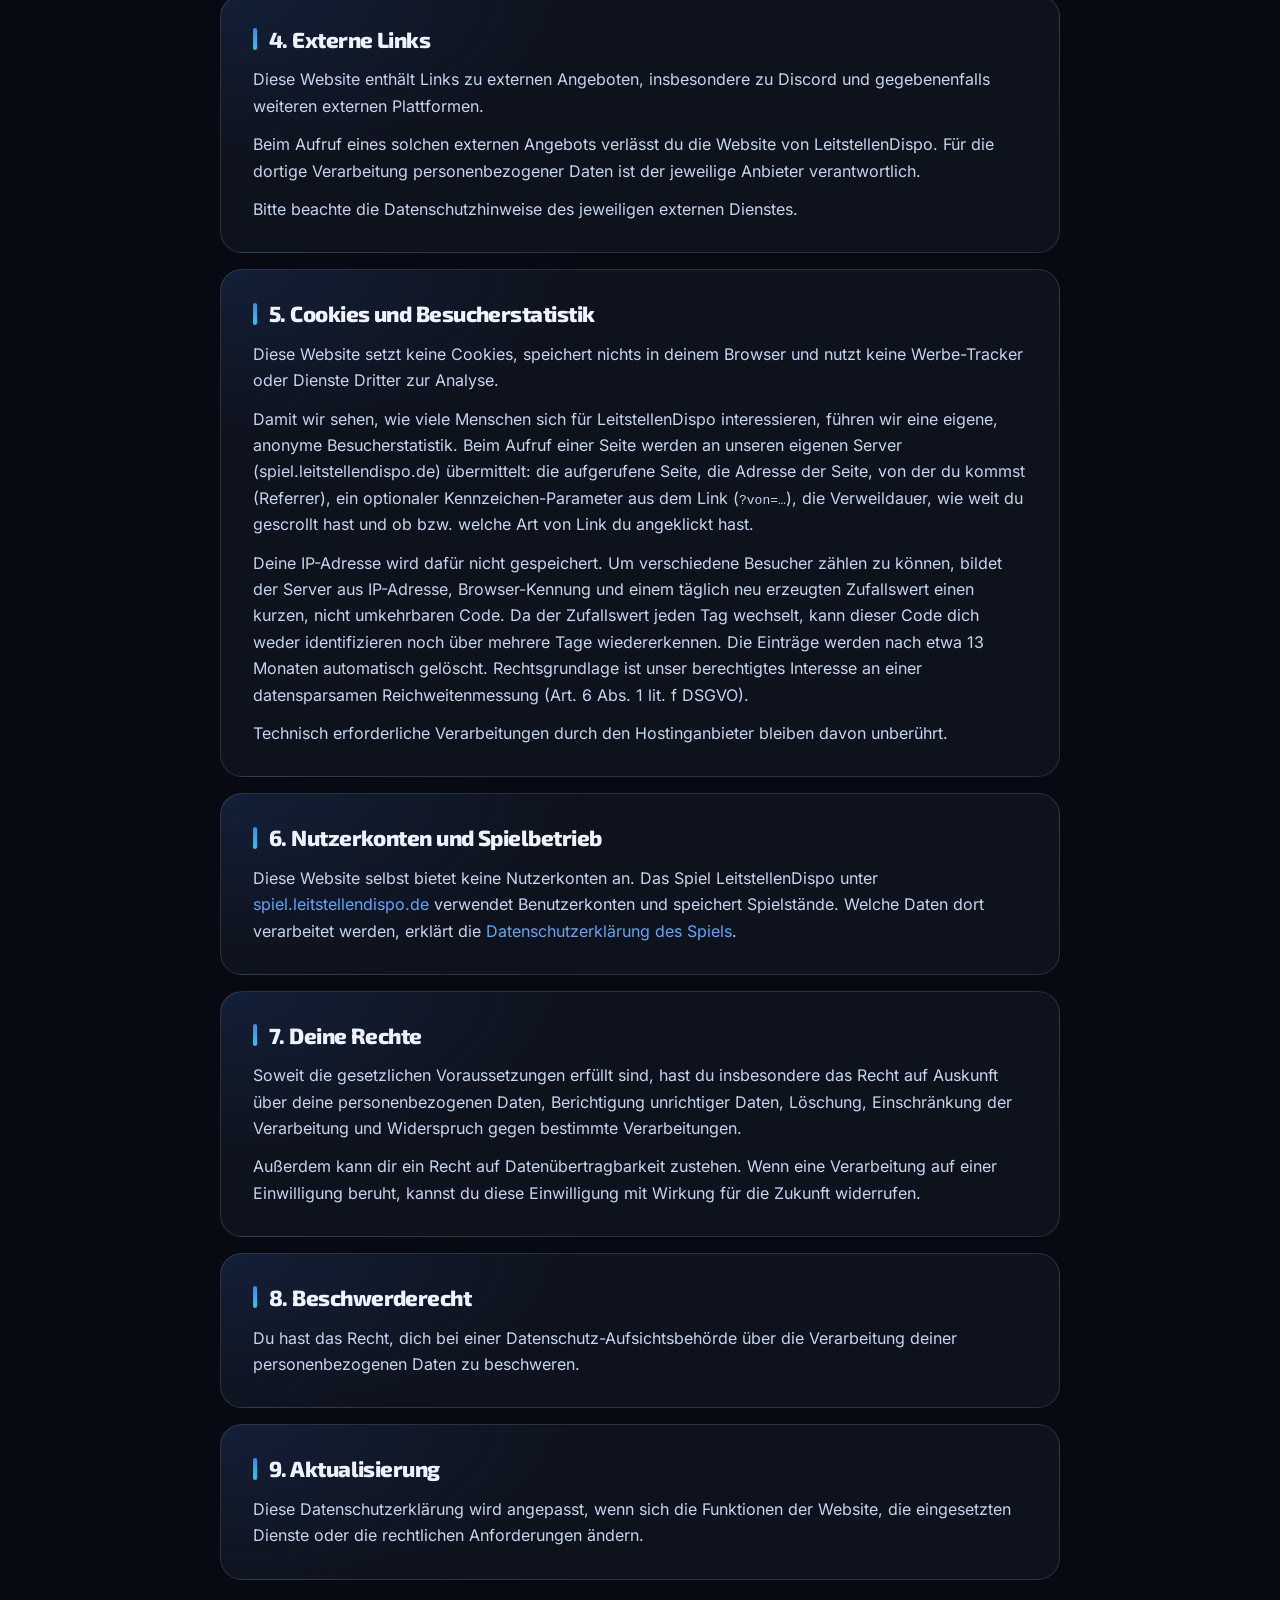
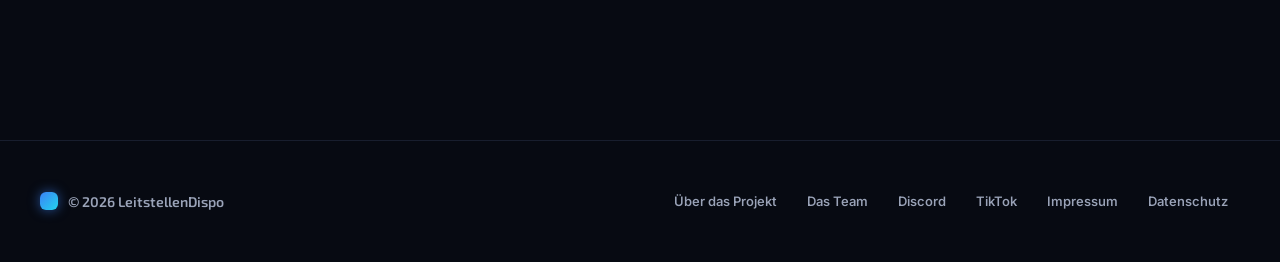
<file: datenschutz.html>
<!DOCTYPE html>
<html lang="de">
<head>
  <meta charset="UTF-8">
  <meta name="viewport" content="width=device-width, initial-scale=1.0">

  <title>Datenschutz – LeitstellenDispo</title>

  <meta
    name="description"
    content="Datenschutzerklärung von LeitstellenDispo."
  >

  <meta name="theme-color" content="#080a0d">

  <link rel="icon" type="image/png" href="favicon.png">
  <link rel="apple-touch-icon" href="apple-touch-icon.png">

  <link rel="stylesheet" href="style.css?v=202611242318">
</head>

<body>

  <!-- =========================
       HEADER
  ========================== -->

  <header>
    <div class="container nav">

      <a href="index.html" class="brand">
        <span class="brand-mark"></span>
        LEITSTELLENDISPO
      </a>

      <nav>

        <a href="index.html">
          Startseite
        </a>

        <a href="funktionen.html">
          Funktionen
        </a>

        <a href="entwicklung.html">
          Entwicklung
        </a>

        <a
          href="https://spiel.leitstellendispo.de"
          class="nav-discord nav-spielen"
        >
          Jetzt spielen
        </a>

        <a
          href="https://discord.gg/KMWrWCFdTn"
          target="_blank"
          rel="noopener"
          class="nav-discord"
        >
          Discord
        </a>

        <button
          class="menu-button"
          id="menuButton"
          type="button"
          aria-label="Menü öffnen"
          aria-expanded="false"
        >

          <span
            class="menu-icon"
            aria-hidden="true"
          >
            <span></span>
            <span></span>
            <span></span>
          </span>

          <span class="menu-button-label">
            Mehr
          </span>

        </button>

      </nav>

    </div>
  </header>


  <!-- =========================
       MENU
  ========================== -->

  <div
    class="menu-overlay"
    id="menuOverlay"
    aria-hidden="true"
  >

    <aside
      class="menu-panel"
      aria-label="Zusätzliche Navigation"
    >

      <div class="menu-panel-heading">

        <span>
          LeitstellenDispo
        </span>

        <h2>
          Mehr
          <span>entdecken.</span>
        </h2>

      </div>


      <!-- NAVIGATION -->

     <div class="menu-card">

  <button
    class="menu-card-toggle"
    type="button"
    aria-expanded="false"
  >

    <span>
      Navigation
    </span>

    <span class="menu-card-arrow">
      +
    </span>

  </button>

  <div class="menu-card-content">

    <div class="menu-card-inner">

      <div class="menu-links">

        <a href="index.html">
          Startseite
        </a>

        <a href="funktionen.html">
          Funktionen
        </a>

        <a href="entwicklung.html">
          Entwicklung
        </a>

        <a href="ueber-das-projekt.html">
          Über das Projekt
        </a>

      </div>

    </div>

  </div>

</div>


      <!-- COMMUNITY -->

      <div class="menu-card">

        <button
          class="menu-card-toggle"
          type="button"
          aria-expanded="false"
        >

          <span>
            Community
          </span>

          <span class="menu-card-arrow">
            +
          </span>

        </button>

        <div class="menu-card-content">

          <div class="menu-card-inner">

            <div class="menu-links">

              <a
                href="community.html"
              >
                Discord
              </a>

              <a href="feedback.html">
                Feedback
              </a>

            </div>

          </div>

        </div>

      </div>


      <!-- KONTAKT -->

      <div class="menu-card">

        <button
          class="menu-card-toggle"
          type="button"
          aria-expanded="false"
        >

          <span>
            Kontakt
          </span>

          <span class="menu-card-arrow">
            +
          </span>

        </button>

        <div class="menu-card-content">

          <div class="menu-card-inner">

            <div class="menu-links">

              <a href="fragen.html">
                Fragen?
              </a>

            <a href="team.html">Das Team</a>
          

              <a href="kooperationen.html">
                Kooperationen
              </a>

            </div>

          </div>

        </div>

      </div>


      <!-- RECHTLICHES -->

      <div class="menu-card">

        <button
          class="menu-card-toggle"
          type="button"
          aria-expanded="false"
        >

          <span>
            Rechtliches
          </span>

          <span class="menu-card-arrow">
            +
          </span>

        </button>

        <div class="menu-card-content">

          <div class="menu-card-inner">

            <div class="menu-links">

              <a href="impressum.html">
                Impressum
              </a>

              <a href="datenschutz.html">
                Datenschutz
              </a>

            </div>

          </div>

        </div>

      </div>


      <div class="menu-footer">
        LeitstellenDispo · v0.1.0-alpha · online
      </div>

    </aside>

  </div>


  <main>

    <section class="page-hero">

      <div class="container">

        <div class="eyebrow">
          Rechtliches
        </div>

        <h1>Datenschutz</h1>

        <p class="page-intro">
          Informationen darüber, welche personenbezogenen Daten beim Besuch
          dieser Website verarbeitet werden und welche Rechte dir zustehen.
        </p>

      </div>

    </section>


    <div class="legal">

      <div class="container legal-content">

        <div class="legal-block">
      <h2>1. Verantwortliche Stelle</h2>

      <p>
        Verantwortlich für die Verarbeitung personenbezogener Daten
        auf dieser Website ist:
      </p>

      <p>
        Amy Teichert<br>
        LeitstellenDispo<br>
        14770 Brandenburg an der Havel<br>
        E-Mail:
        <a href="mailto:amy.t.06@icloud.com">amy.t.06@icloud.com</a>
      </p>

      <p class="email-offline-hinweis">Vorübergehend private Adresse – eigene Projekt-Adressen folgen.</p>

      <p>
        Die vollständigen Betreiberangaben werden ergänzt, sobald die
        rechtlichen Angaben für den öffentlichen Betrieb des Projekts
        feststehen.
      </p>
        </div>

        <div class="legal-block">
      <h2>2. Hosting und Besuch der Website</h2>

      <p>
        Diese Website und das Spiel werden auf einem Server in Deutschland
        betrieben von der UPVYRA Management GbR, vertreten durch die
        Gesellschafter Lucas Wicht und Lukas Rinke, Max-Herm-Str. 21,
        14772 Brandenburg an der Havel. Der Hoster verarbeitet die Daten
        in unserem Auftrag (Art. 28 DSGVO).
      </p>

      <p>
        Die Auslieferung erfolgt über das Content-Delivery-Netzwerk von
        Cloudflare, Inc. (101 Townsend St., San Francisco, CA 94107, USA),
        das unter anderem vor Angriffen schützt. Dabei werden technische
        Verbindungsdaten, insbesondere die IP-Adresse, auch in den USA
        verarbeitet; Cloudflare ist nach dem EU-US Data Privacy Framework
        zertifiziert.
      </p>

      <p>
        Beim Aufruf der Website werden IP-Adresse, Datum und Uhrzeit,
        aufgerufene Seite sowie Browser- und Geräteinformationen
        verarbeitet, um die Website auszuliefern, Fehler zu finden und
        Missbrauch abzuwehren. Rechtsgrundlage ist unser berechtigtes
        Interesse an einem sicheren und zuverlässigen Betrieb
        (Art. 6 Abs. 1 lit. f DSGVO). Server-Logdateien werden nach
        spätestens 14 Tagen gelöscht.
      </p>
        </div>

        <div class="legal-block">
      <h2>3. Kontakt per E-Mail</h2>

      <p>
        Auf dieser Website werden Verweise auf E-Mail-Adressen angeboten.
        Wenn du eine E-Mail an LeitstellenDispo sendest, werden die von
        dir übermittelten Daten, insbesondere deine E-Mail-Adresse,
        der Inhalt deiner Nachricht und gegebenenfalls dein Name,
        zur Bearbeitung deiner Anfrage verarbeitet.
      </p>

      <p>
        Die Daten werden nicht über ein Kontaktformular dieser Website
        übermittelt. Die konkrete Speicherdauer richtet sich nach dem
        jeweiligen Vorgang und den gesetzlichen Aufbewahrungspflichten.
      </p>
        </div>

        <div class="legal-block">
      <h2>4. Externe Links</h2>

      <p>
        Diese Website enthält Links zu externen Angeboten,
        insbesondere zu Discord und gegebenenfalls weiteren
        externen Plattformen.
      </p>

      <p>
        Beim Aufruf eines solchen externen Angebots verlässt du die
        Website von LeitstellenDispo. Für die dortige Verarbeitung
        personenbezogener Daten ist der jeweilige Anbieter
        verantwortlich.
      </p>

      <p>
        Bitte beachte die Datenschutzhinweise des jeweiligen
        externen Dienstes.
      </p>
        </div>

        <div class="legal-block">
      <h2>5. Cookies und Besucherstatistik</h2>

      <p>
        Diese Website setzt keine Cookies, speichert nichts in deinem
        Browser und nutzt keine Werbe-Tracker oder Dienste Dritter zur
        Analyse.
      </p>

      <p>
        Damit wir sehen, wie viele Menschen sich für LeitstellenDispo
        interessieren, führen wir eine eigene, anonyme Besucherstatistik.
        Beim Aufruf einer Seite werden an unseren eigenen Server
        (spiel.leitstellendispo.de) übermittelt: die aufgerufene Seite,
        die Adresse der Seite, von der du kommst (Referrer), ein
        optionaler Kennzeichen-Parameter aus dem Link (<code>?von=…</code>),
        die Verweildauer, wie weit du gescrollt hast und ob bzw. welche
        Art von Link du angeklickt hast.
      </p>

      <p>
        Deine IP-Adresse wird dafür nicht gespeichert. Um verschiedene
        Besucher zählen zu können, bildet der Server aus IP-Adresse,
        Browser-Kennung und einem täglich neu erzeugten Zufallswert einen
        kurzen, nicht umkehrbaren Code. Da der Zufallswert jeden Tag
        wechselt, kann dieser Code dich weder identifizieren noch über
        mehrere Tage wiedererkennen. Die Einträge werden nach etwa
        13 Monaten automatisch gelöscht. Rechtsgrundlage ist unser
        berechtigtes Interesse an einer datensparsamen Reichweitenmessung
        (Art. 6 Abs. 1 lit. f DSGVO).
      </p>

      <p>
        Technisch erforderliche Verarbeitungen durch den
        Hostinganbieter bleiben davon unberührt.
      </p>
        </div>

        <div class="legal-block">
      <h2>6. Nutzerkonten und Spielbetrieb</h2>

      <p>
        Diese Website selbst bietet keine Nutzerkonten an. Das Spiel
        LeitstellenDispo unter
        <a href="https://spiel.leitstellendispo.de">spiel.leitstellendispo.de</a>
        verwendet Benutzerkonten und speichert Spielstände. Welche Daten
        dort verarbeitet werden, erklärt die
        <a href="https://spiel.leitstellendispo.de/datenschutz">Datenschutzerklärung des Spiels</a>.
      </p>
        </div>

        <div class="legal-block">
      <h2>7. Deine Rechte</h2>

      <p>
        Soweit die gesetzlichen Voraussetzungen erfüllt sind, hast du
        insbesondere das Recht auf Auskunft über deine personenbezogenen
        Daten, Berichtigung unrichtiger Daten, Löschung,
        Einschränkung der Verarbeitung und Widerspruch gegen bestimmte
        Verarbeitungen.
      </p>

      <p>
        Außerdem kann dir ein Recht auf Datenübertragbarkeit zustehen.
        Wenn eine Verarbeitung auf einer Einwilligung beruht, kannst du
        diese Einwilligung mit Wirkung für die Zukunft widerrufen.
      </p>
        </div>

        <div class="legal-block">
      <h2>8. Beschwerderecht</h2>

      <p>
        Du hast das Recht, dich bei einer Datenschutz-Aufsichtsbehörde
        über die Verarbeitung deiner personenbezogenen Daten zu
        beschweren.
      </p>
        </div>

        <div class="legal-block">
      <h2>9. Aktualisierung</h2>

      <p>
        Diese Datenschutzerklärung wird angepasst, wenn sich die
        Funktionen der Website, die eingesetzten Dienste oder die
        rechtlichen Anforderungen ändern.
      </p>
        </div>

      </div>

    </div>

  </main>


  <!-- =========================
       FOOTER
  ========================== -->

  <footer>

    <div class="container footer-inner">

      <div class="footer-copy">
        © 2026 LeitstellenDispo
      </div>

      <div class="footer-links">

        <a href="ueber-das-projekt.html">
          Über das Projekt
        </a>

        <a href="team.html">
          Das Team
        </a>

        <a
          href="https://discord.gg/KMWrWCFdTn"
          target="_blank"
          rel="noopener"
        >
          Discord
        </a>

        <a
          href="https://www.tiktok.com/@leitstellendispo"
          target="_blank"
          rel="noopener"
        >
          TikTok
        </a>

        <a href="impressum.html">
          Impressum
        </a>

        <a href="datenschutz.html">
          Datenschutz
        </a>

      </div>

    </div>

  </footer>

  <script src="script.js?v=202611242318"></script>

</body>
</html>
</file>
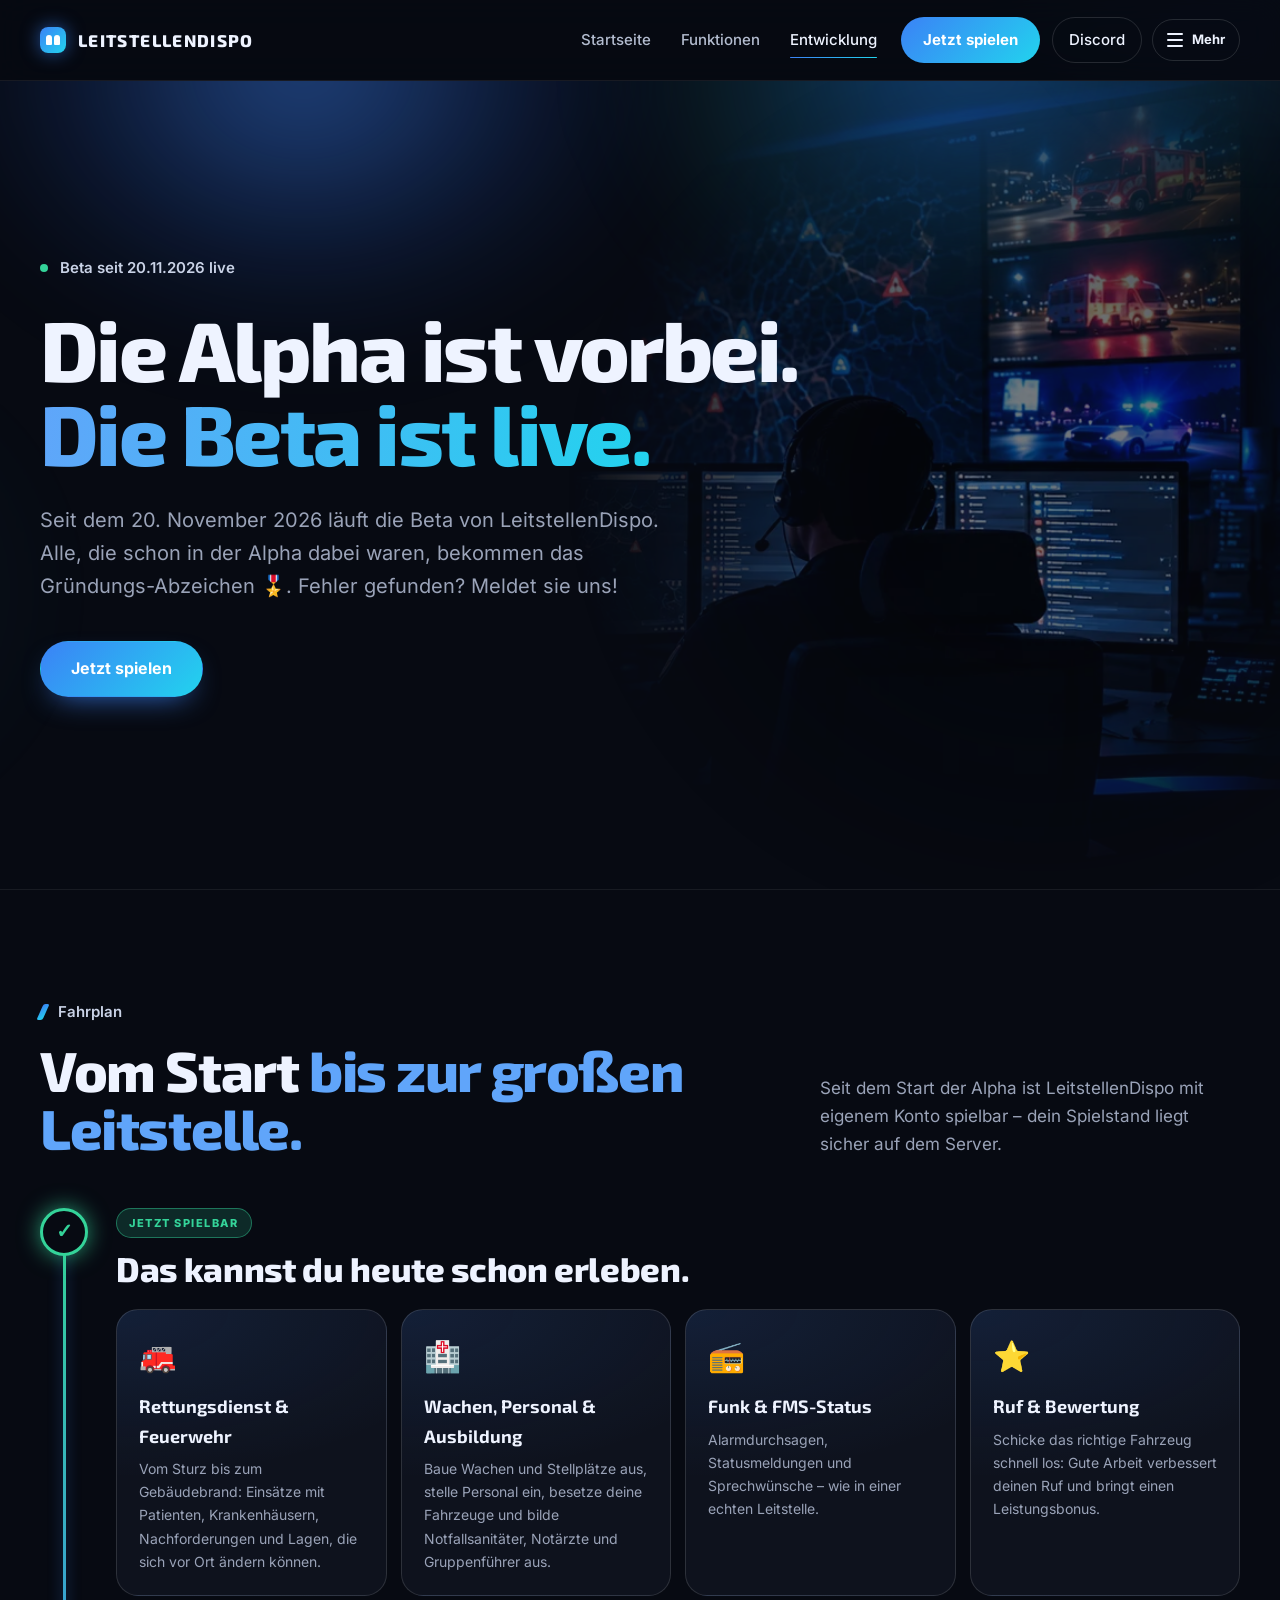
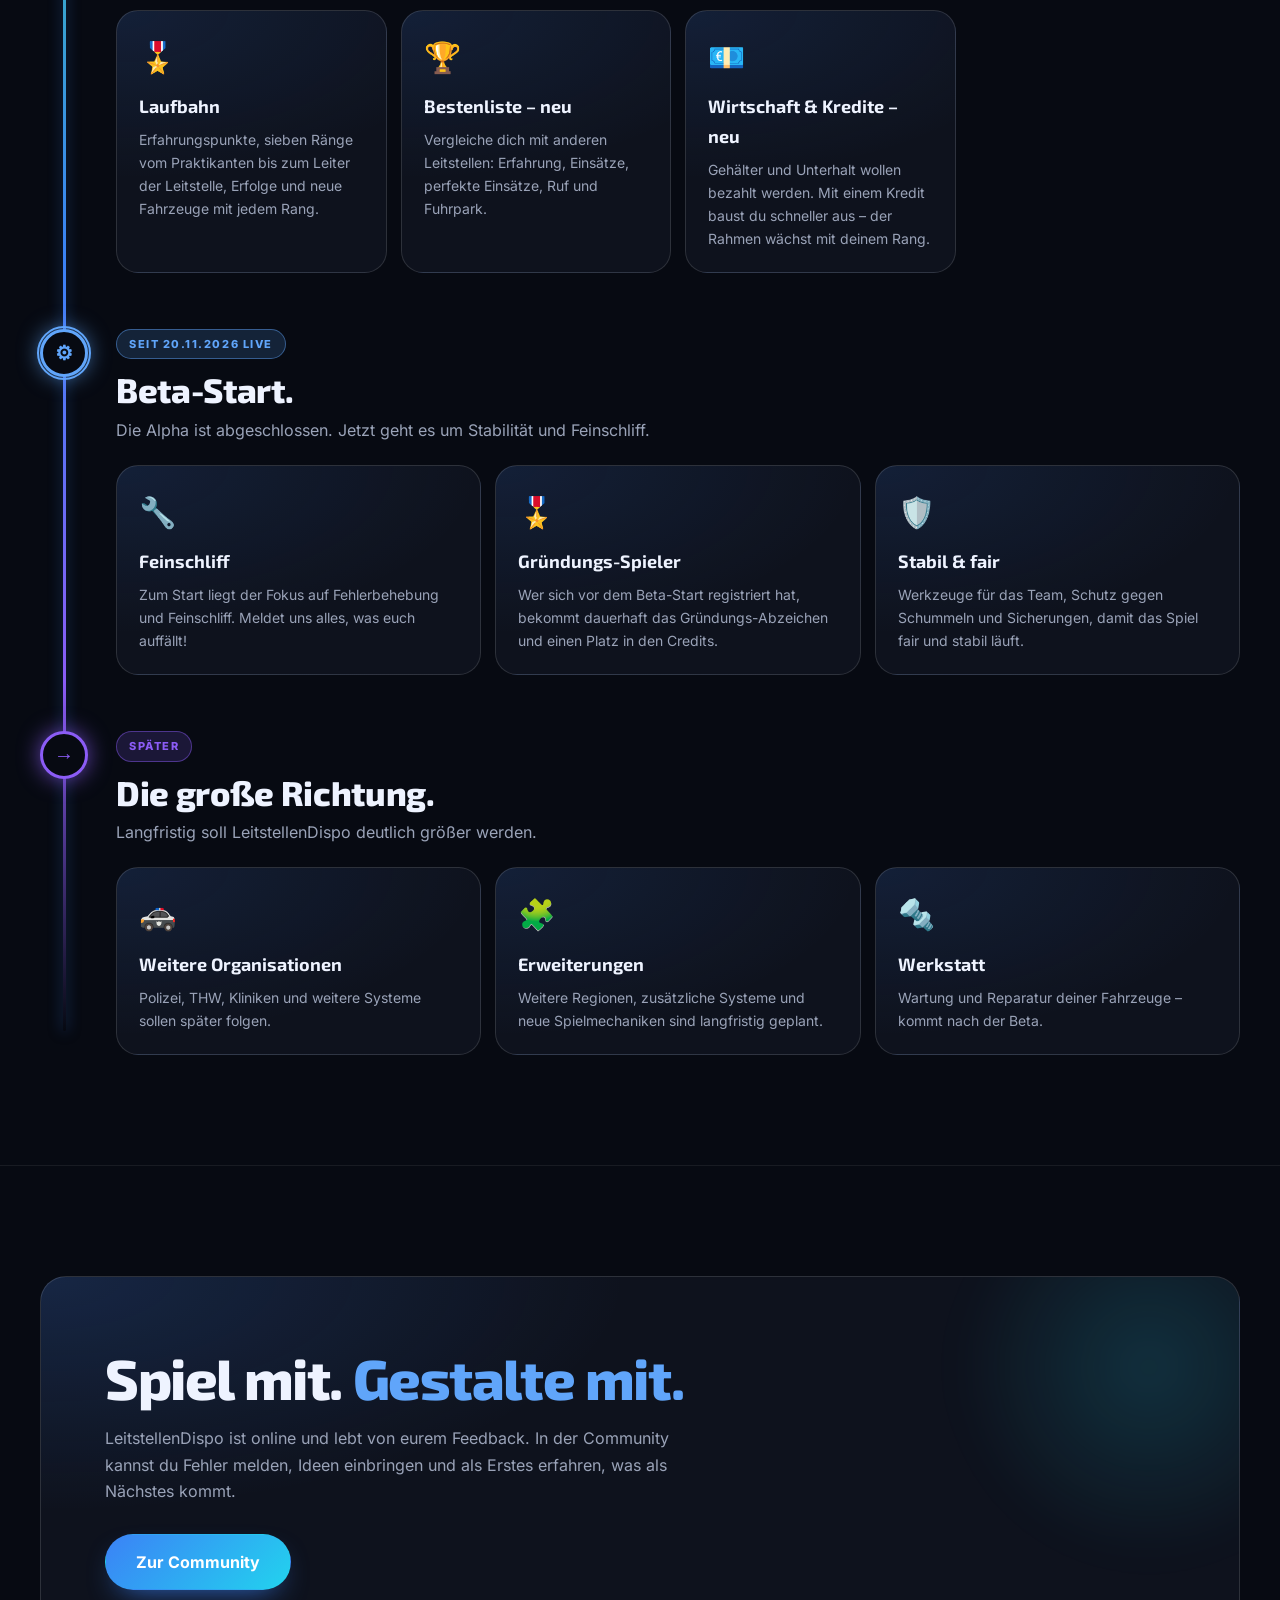
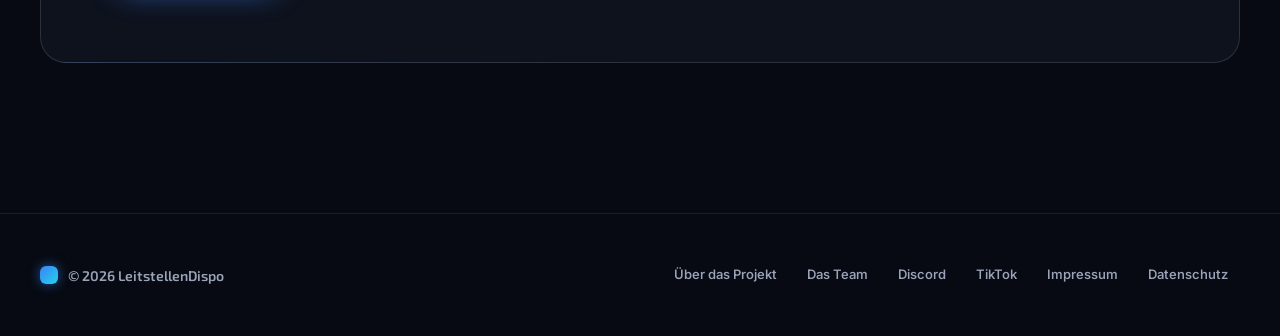
<file: entwicklung.html>
<!DOCTYPE html>
<html lang="de">
<head>
  <meta charset="UTF-8">
  <meta name="viewport" content="width=device-width, initial-scale=1.0">

  <title>Entwicklung – LeitstellenDispo</title>

  <meta
    name="description"
    content="LeitstellenDispo ist online: Was du heute schon spielen kannst und welche Funktionen als Nächstes kommen."
  >

  <meta name="theme-color" content="#080a0d">

  <link rel="icon" type="image/png" href="favicon.png">
  <link rel="apple-touch-icon" href="apple-touch-icon.png">

  <link rel="stylesheet" href="style.css?v=202611242318">
</head>

<body>

  <!-- =========================
       HEADER
  ========================== -->

  <header>
    <div class="container nav">

      <a href="index.html" class="brand">
        <span class="brand-mark"></span>
        LEITSTELLENDISPO
      </a>

      <nav>

        <a href="index.html">
          Startseite
        </a>

        <a href="funktionen.html">
          Funktionen
        </a>

        <a href="entwicklung.html" aria-current="page">
          Entwicklung
        </a>

        <a
          href="https://spiel.leitstellendispo.de"
          class="nav-discord nav-spielen"
        >
          Jetzt spielen
        </a>

        <a
          href="https://discord.gg/KMWrWCFdTn"
          target="_blank"
          rel="noopener"
          class="nav-discord"
        >
          Discord
        </a>

        <button
          class="menu-button"
          id="menuButton"
          type="button"
          aria-label="Menü öffnen"
          aria-expanded="false"
        >

          <span
            class="menu-icon"
            aria-hidden="true"
          >
            <span></span>
            <span></span>
            <span></span>
          </span>

          <span class="menu-button-label">
            Mehr
          </span>

        </button>

      </nav>

    </div>
  </header>


  <!-- =========================
       MENU
  ========================== -->

  <div
    class="menu-overlay"
    id="menuOverlay"
    aria-hidden="true"
  >

    <aside
      class="menu-panel"
      aria-label="Zusätzliche Navigation"
    >

      <div class="menu-panel-heading">

        <span>
          LeitstellenDispo
        </span>

        <h2>
          Mehr
          <span>entdecken.</span>
        </h2>

      </div>


      <!-- NAVIGATION -->

     <div class="menu-card">

  <button
    class="menu-card-toggle"
    type="button"
    aria-expanded="false"
  >

    <span>
      Navigation
    </span>

    <span class="menu-card-arrow">
      +
    </span>

  </button>

  <div class="menu-card-content">

    <div class="menu-card-inner">

      <div class="menu-links">

        <a href="index.html">
          Startseite
        </a>

        <a href="funktionen.html">
          Funktionen
        </a>

        <a href="entwicklung.html">
          Entwicklung
        </a>

        <a href="ueber-das-projekt.html">
          Über das Projekt
        </a>

      </div>

    </div>

  </div>

</div>


      <!-- COMMUNITY -->

      <div class="menu-card">

        <button
          class="menu-card-toggle"
          type="button"
          aria-expanded="false"
        >

          <span>
            Community
          </span>

          <span class="menu-card-arrow">
            +
          </span>

        </button>

        <div class="menu-card-content">

          <div class="menu-card-inner">

            <div class="menu-links">

              <a
                href="community.html"
              >
                Discord
              </a>

              <a href="feedback.html">
                Feedback
              </a>

            </div>

          </div>

        </div>

      </div>


      <!-- KONTAKT -->

      <div class="menu-card">

        <button
          class="menu-card-toggle"
          type="button"
          aria-expanded="false"
        >

          <span>
            Kontakt
          </span>

          <span class="menu-card-arrow">
            +
          </span>

        </button>

        <div class="menu-card-content">

          <div class="menu-card-inner">

            <div class="menu-links">

              <a href="fragen.html">
                Fragen?
              </a>

            <a href="team.html">Das Team</a>
          

              <a href="kooperationen.html">
                Kooperationen
              </a>

            </div>

          </div>

        </div>

      </div>


      <!-- RECHTLICHES -->

      <div class="menu-card">

        <button
          class="menu-card-toggle"
          type="button"
          aria-expanded="false"
        >

          <span>
            Rechtliches
          </span>

          <span class="menu-card-arrow">
            +
          </span>

        </button>

        <div class="menu-card-content">

          <div class="menu-card-inner">

            <div class="menu-links">

              <a href="impressum.html">
                Impressum
              </a>

              <a href="datenschutz.html">
                Datenschutz
              </a>

            </div>

          </div>

        </div>

      </div>


      <div class="menu-footer">
        LeitstellenDispo · v0.1.0-alpha · online
      </div>

    </aside>

  </div>


  <main>

    <section class="hero">
      <div class="container">
        <div class="hero-content">
          <div class="eyebrow eyebrow-live">
            <span class="live-punkt" aria-hidden="true"></span>
            Beta seit 20.11.2026 live
          </div>
          <h1>
            Die Alpha ist vorbei.
            <br>
            <span>Die Beta ist live.</span>
          </h1>
          <p class="hero-text">
            Seit dem 20. November 2026 läuft die Beta von LeitstellenDispo. Alle, die schon in der Alpha
            dabei waren, bekommen das Gründungs-Abzeichen 🎖️. Fehler gefunden? Meldet sie uns!
          </p>
          <div class="hero-actions">
            <a
              href="https://spiel.leitstellendispo.de"
              class="button button-primary"
            >
              Jetzt spielen
            </a>
          </div>
        </div>
      </div>
    </section>


    <!-- =========================
         ZEITSTRAHL
    ========================== -->

    <section>
      <div class="container">

        <div class="section-heading">
          <div class="section-title">
            <div class="section-kicker">
              Fahrplan
            </div>
            <h2>
              Vom Start
              <span>bis zur großen Leitstelle.</span>
            </h2>
          </div>
          <p class="section-description">
            Seit dem Start der Alpha ist LeitstellenDispo mit eigenem Konto spielbar –
            dein Spielstand liegt sicher auf dem Server.
          </p>
        </div>

        <div class="zeitstrahl">

          <!-- Phase 1 -->
          <div class="phase phase--fertig">
            <div class="phase-punkt" aria-hidden="true">✓</div>
            <div class="phase-inhalt">
              <div class="phase-kopf">
                <span class="phase-status">Jetzt spielbar</span>
                <h3>Das kannst du heute schon erleben.</h3>
              </div>
              <div class="phase-raster">
                <article class="phase-karte">
                  <span aria-hidden="true">🚒</span>
                  <h4>Rettungsdienst &amp; Feuerwehr</h4>
                  <p>Vom Sturz bis zum Gebäudebrand: Einsätze mit Patienten, Krankenhäusern, Nachforderungen und Lagen, die sich vor Ort ändern können.</p>
                </article>
                <article class="phase-karte">
                  <span aria-hidden="true">🏥</span>
                  <h4>Wachen, Personal &amp; Ausbildung</h4>
                  <p>Baue Wachen und Stellplätze aus, stelle Personal ein, besetze deine Fahrzeuge und bilde Notfallsanitäter, Notärzte und Gruppenführer aus.</p>
                </article>
                <article class="phase-karte">
                  <span aria-hidden="true">📻</span>
                  <h4>Funk &amp; FMS-Status</h4>
                  <p>Alarmdurchsagen, Statusmeldungen und Sprechwünsche – wie in einer echten Leitstelle.</p>
                </article>
                <article class="phase-karte">
                  <span aria-hidden="true">⭐</span>
                  <h4>Ruf &amp; Bewertung</h4>
                  <p>Schicke das richtige Fahrzeug schnell los: Gute Arbeit verbessert deinen Ruf und bringt einen Leistungsbonus.</p>
                </article>
                <article class="phase-karte">
                  <span aria-hidden="true">🎖️</span>
                  <h4>Laufbahn</h4>
                  <p>Erfahrungspunkte, sieben Ränge vom Praktikanten bis zum Leiter der Leitstelle, Erfolge und neue Fahrzeuge mit jedem Rang.</p>
                </article>
                <article class="phase-karte">
                  <span aria-hidden="true">🏆</span>
                  <h4>Bestenliste – neu</h4>
                  <p>Vergleiche dich mit anderen Leitstellen: Erfahrung, Einsätze, perfekte Einsätze, Ruf und Fuhrpark.</p>
                </article>
                <article class="phase-karte">
                  <span aria-hidden="true">💶</span>
                  <h4>Wirtschaft &amp; Kredite – neu</h4>
                  <p>Gehälter und Unterhalt wollen bezahlt werden. Mit einem Kredit baust du schneller aus – der Rahmen wächst mit deinem Rang.</p>
                </article>
              </div>
            </div>
          </div>

          <!-- Phase 2 -->
          <div class="phase phase--aktiv">
            <div class="phase-punkt" aria-hidden="true">⚙</div>
            <div class="phase-inhalt">
              <div class="phase-kopf">
                <span class="phase-status">Seit 20.11.2026 live</span>
                <h3>Beta-Start.</h3>
                <p>Die Alpha ist abgeschlossen. Jetzt geht es um Stabilität und Feinschliff.</p>
              </div>
              <div class="phase-raster">
                <article class="phase-karte">
                  <span aria-hidden="true">🔧</span>
                  <h4>Feinschliff</h4>
                  <p>Zum Start liegt der Fokus auf Fehlerbehebung und Feinschliff. Meldet uns alles, was euch auffällt!</p>
                </article>
                <article class="phase-karte">
                  <span aria-hidden="true">🎖️</span>
                  <h4>Gründungs-Spieler</h4>
                  <p>Wer sich vor dem Beta-Start registriert hat, bekommt dauerhaft das Gründungs-Abzeichen und einen Platz in den Credits.</p>
                </article>
                <article class="phase-karte">
                  <span aria-hidden="true">🛡️</span>
                  <h4>Stabil &amp; fair</h4>
                  <p>Werkzeuge für das Team, Schutz gegen Schummeln und Sicherungen, damit das Spiel fair und stabil läuft.</p>
                </article>
              </div>
            </div>
          </div>

          <!-- Phase 3 -->
          <div class="phase phase--spaeter">
            <div class="phase-punkt" aria-hidden="true">→</div>
            <div class="phase-inhalt">
              <div class="phase-kopf">
                <span class="phase-status">Später</span>
                <h3>Die große Richtung.</h3>
                <p>Langfristig soll LeitstellenDispo deutlich größer werden.</p>
              </div>
              <div class="phase-raster">
                <article class="phase-karte">
                  <span aria-hidden="true">🚓</span>
                  <h4>Weitere Organisationen</h4>
                  <p>Polizei, THW, Kliniken und weitere Systeme sollen später folgen.</p>
                </article>
                <article class="phase-karte">
                  <span aria-hidden="true">🧩</span>
                  <h4>Erweiterungen</h4>
                  <p>Weitere Regionen, zusätzliche Systeme und neue Spielmechaniken sind langfristig geplant.</p>
                </article>
                <article class="phase-karte">
                  <span aria-hidden="true">🔩</span>
                  <h4>Werkstatt</h4>
                  <p>Wartung und Reparatur deiner Fahrzeuge – kommt nach der Beta.</p>
                </article>
              </div>
            </div>
          </div>

        </div>

      </div>
    </section>


    <section>
      <div class="container">
        <div class="community-box">
          <h2>
            Spiel mit.
            <span>Gestalte mit.</span>
          </h2>
          <p>
            LeitstellenDispo ist online und lebt von eurem Feedback. In der Community kannst du
            Fehler melden, Ideen einbringen und als Erstes erfahren, was als Nächstes kommt.
          </p>
          <a
            href="community.html"
            class="button button-primary"
          >
            Zur Community
          </a>
        </div>
      </div>
    </section>

  </main>


  <!-- =========================
       FOOTER
  ========================== -->

  <footer>

    <div class="container footer-inner">

      <div class="footer-copy">
        © 2026 LeitstellenDispo
      </div>

      <div class="footer-links">

        <a href="ueber-das-projekt.html">
          Über das Projekt
        </a>

        <a href="team.html">
          Das Team
        </a>

        <a
          href="https://discord.gg/KMWrWCFdTn"
          target="_blank"
          rel="noopener"
        >
          Discord
        </a>

        <a
          href="https://www.tiktok.com/@leitstellendispo"
          target="_blank"
          rel="noopener"
        >
          TikTok
        </a>

        <a href="impressum.html">
          Impressum
        </a>

        <a href="datenschutz.html">
          Datenschutz
        </a>

      </div>

    </div>

  </footer>

  <script src="script.js?v=202611242318"></script>

</body>
</html>
</file>
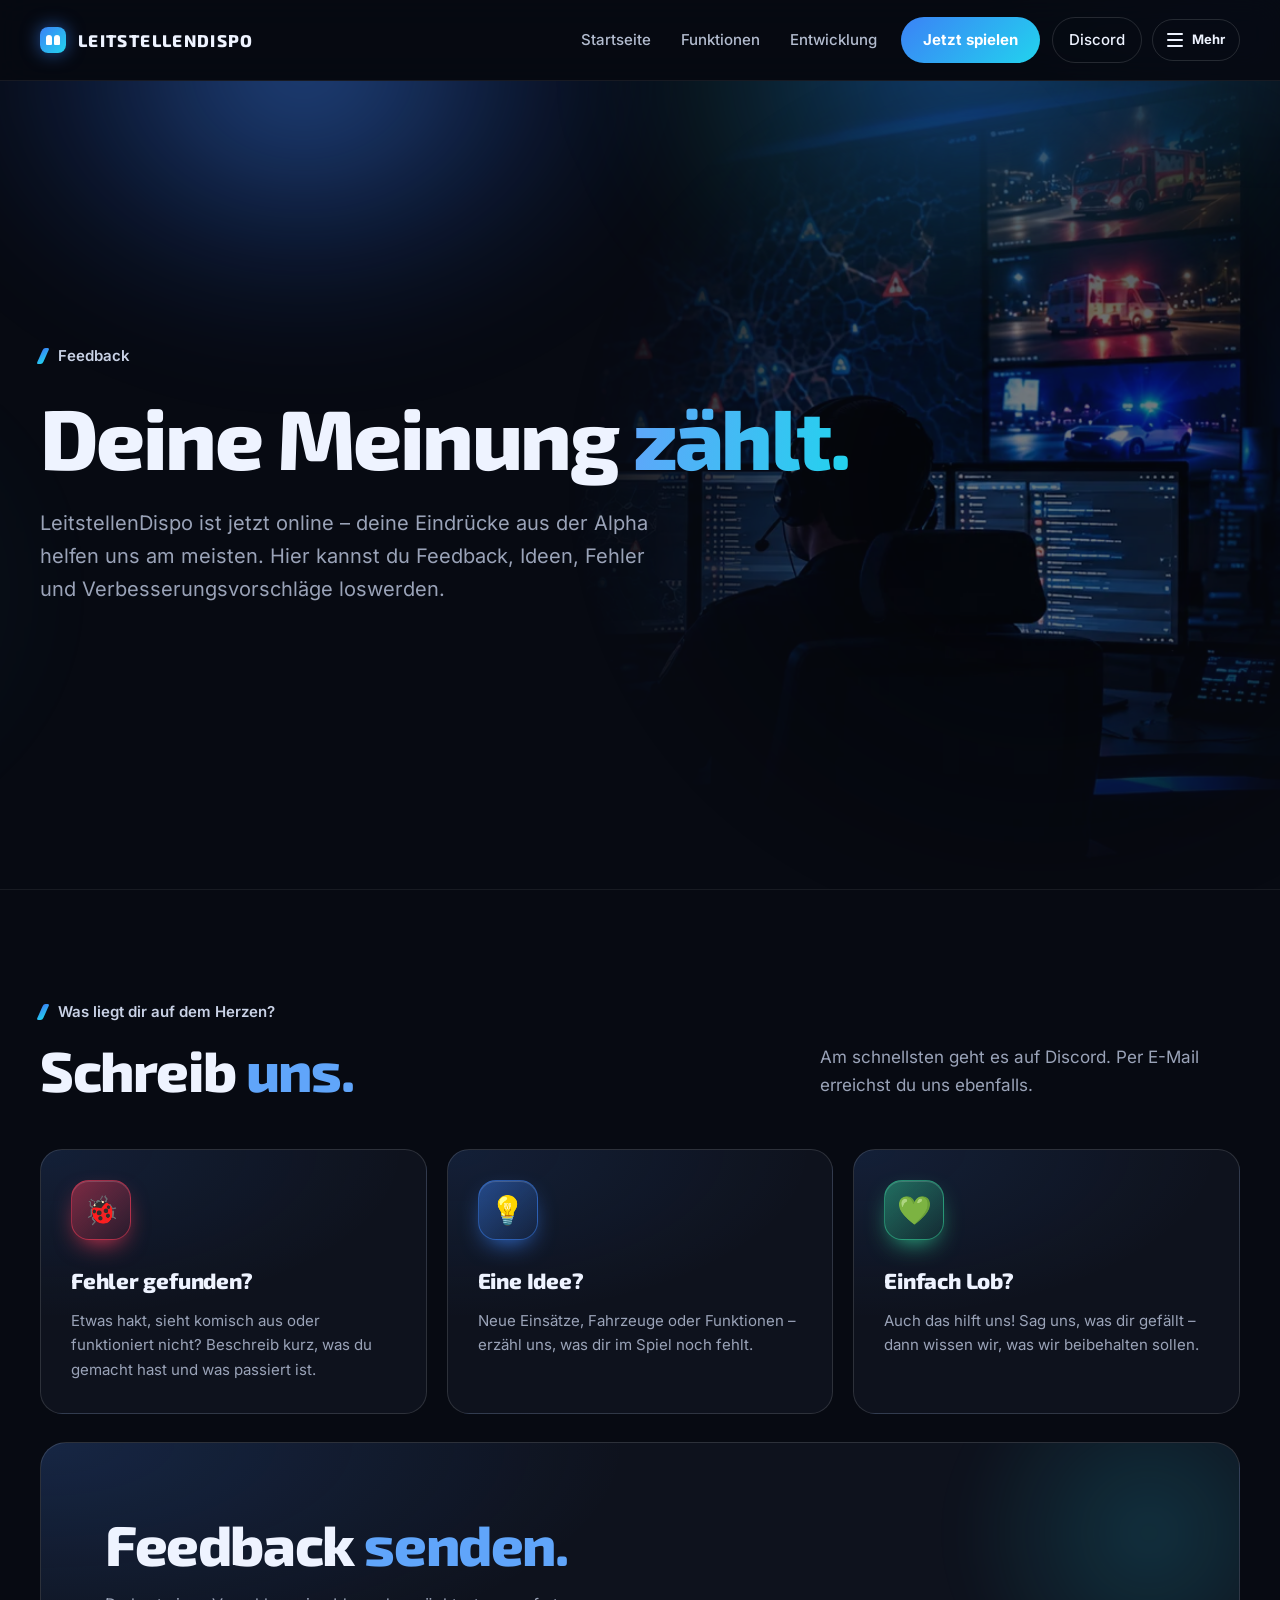
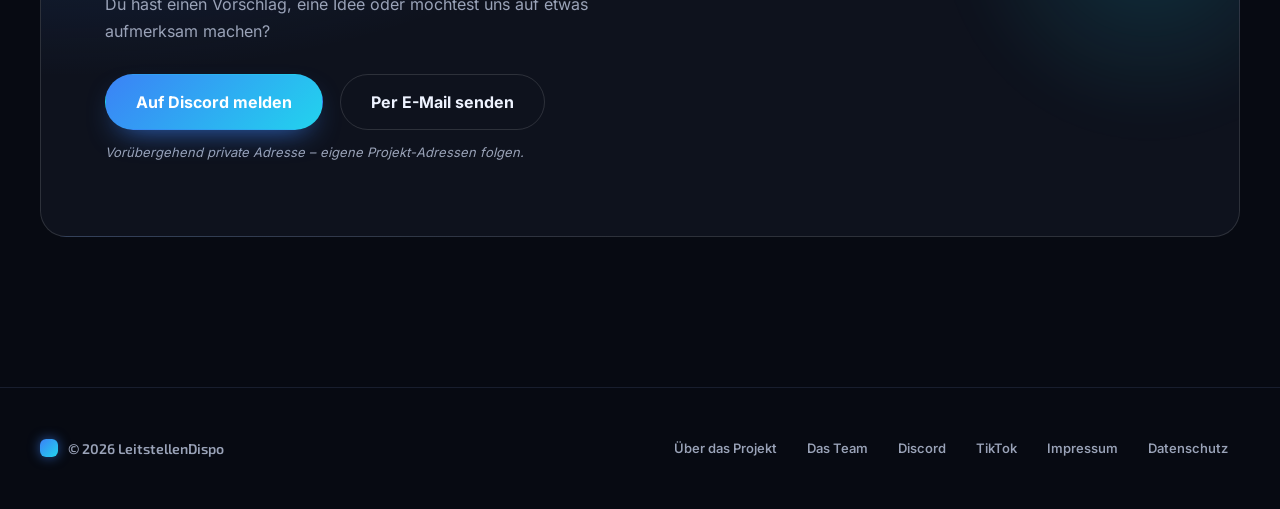
<file: feedback.html>
<!DOCTYPE html>
<html lang="de">
<head>
  <meta charset="UTF-8">
  <meta name="viewport" content="width=device-width, initial-scale=1.0">

  <title>Feedback – LeitstellenDispo</title>

  <meta
    name="description"
    content="Feedback zu LeitstellenDispo."
  >

  <meta name="theme-color" content="#080a0d">

  <link rel="icon" type="image/png" href="favicon.png">
  <link rel="apple-touch-icon" href="apple-touch-icon.png">

  <link rel="stylesheet" href="style.css?v=202611242318">
</head>

<body>

  <!-- =========================
       HEADER
  ========================== -->

  <header>
    <div class="container nav">

      <a href="index.html" class="brand">
        <span class="brand-mark"></span>
        LEITSTELLENDISPO
      </a>

      <nav>

        <a href="index.html">
          Startseite
        </a>

        <a href="funktionen.html">
          Funktionen
        </a>

        <a href="entwicklung.html">
          Entwicklung
        </a>

        <a
          href="https://spiel.leitstellendispo.de"
          class="nav-discord nav-spielen"
        >
          Jetzt spielen
        </a>

        <a
          href="https://discord.gg/KMWrWCFdTn"
          target="_blank"
          rel="noopener"
          class="nav-discord"
        >
          Discord
        </a>

        <button
          class="menu-button"
          id="menuButton"
          type="button"
          aria-label="Menü öffnen"
          aria-expanded="false"
        >

          <span
            class="menu-icon"
            aria-hidden="true"
          >
            <span></span>
            <span></span>
            <span></span>
          </span>

          <span class="menu-button-label">
            Mehr
          </span>

        </button>

      </nav>

    </div>
  </header>


  <!-- =========================
       MENU
  ========================== -->

  <div
    class="menu-overlay"
    id="menuOverlay"
    aria-hidden="true"
  >

    <aside
      class="menu-panel"
      aria-label="Zusätzliche Navigation"
    >

      <div class="menu-panel-heading">

        <span>
          LeitstellenDispo
        </span>

        <h2>
          Mehr
          <span>entdecken.</span>
        </h2>

      </div>


      <!-- NAVIGATION -->

     <div class="menu-card">

  <button
    class="menu-card-toggle"
    type="button"
    aria-expanded="false"
  >

    <span>
      Navigation
    </span>

    <span class="menu-card-arrow">
      +
    </span>

  </button>

  <div class="menu-card-content">

    <div class="menu-card-inner">

      <div class="menu-links">

        <a href="index.html">
          Startseite
        </a>

        <a href="funktionen.html">
          Funktionen
        </a>

        <a href="entwicklung.html">
          Entwicklung
        </a>

        <a href="ueber-das-projekt.html">
          Über das Projekt
        </a>

      </div>

    </div>

  </div>

</div>


      <!-- COMMUNITY -->

      <div class="menu-card">

        <button
          class="menu-card-toggle"
          type="button"
          aria-expanded="false"
        >

          <span>
            Community
          </span>

          <span class="menu-card-arrow">
            +
          </span>

        </button>

        <div class="menu-card-content">

          <div class="menu-card-inner">

            <div class="menu-links">

              <a
                href="community.html"
              >
                Discord
              </a>

              <a href="feedback.html">
                Feedback
              </a>

            </div>

          </div>

        </div>

      </div>


      <!-- KONTAKT -->

      <div class="menu-card">

        <button
          class="menu-card-toggle"
          type="button"
          aria-expanded="false"
        >

          <span>
            Kontakt
          </span>

          <span class="menu-card-arrow">
            +
          </span>

        </button>

        <div class="menu-card-content">

          <div class="menu-card-inner">

            <div class="menu-links">

              <a href="fragen.html">
                Fragen?
              </a>

            <a href="team.html">Das Team</a>
          

              <a href="kooperationen.html">
                Kooperationen
              </a>

            </div>

          </div>

        </div>

      </div>


      <!-- RECHTLICHES -->

      <div class="menu-card">

        <button
          class="menu-card-toggle"
          type="button"
          aria-expanded="false"
        >

          <span>
            Rechtliches
          </span>

          <span class="menu-card-arrow">
            +
          </span>

        </button>

        <div class="menu-card-content">

          <div class="menu-card-inner">

            <div class="menu-links">

              <a href="impressum.html">
                Impressum
              </a>

              <a href="datenschutz.html">
                Datenschutz
              </a>

            </div>

          </div>

        </div>

      </div>


      <div class="menu-footer">
        LeitstellenDispo · v0.1.0-alpha · online
      </div>

    </aside>

  </div>


  <main>

    <section class="hero">
      <div class="container">
        <div class="hero-content">
          <div class="eyebrow">
            Feedback
          </div>
          <h1>
            Deine Meinung
            <span>zählt.</span>
          </h1>
          <p class="hero-text">
            LeitstellenDispo ist jetzt online – deine Eindrücke aus der Alpha helfen uns am meisten.
            Hier kannst du Feedback, Ideen, Fehler und Verbesserungsvorschläge loswerden.
          </p>
        </div>
      </div>
    </section>


    <section>
      <div class="container">

        <div class="section-heading">
          <div class="section-title">
            <div class="section-kicker">
              Was liegt dir auf dem Herzen?
            </div>
            <h2>
              Schreib
              <span>uns.</span>
            </h2>
          </div>
          <p class="section-description">
            Am schnellsten geht es auf Discord. Per E-Mail erreichst du uns ebenfalls.
          </p>
        </div>

        <div class="kachel-raster">
          <article class="kachel kachel--heiss">
            <span class="kachel-icon" aria-hidden="true">🐞</span>
            <h3>Fehler gefunden?</h3>
            <p>
              Etwas hakt, sieht komisch aus oder funktioniert nicht? Beschreib kurz,
              was du gemacht hast und was passiert ist.
            </p>
          </article>
          <article class="kachel">
            <span class="kachel-icon" aria-hidden="true">💡</span>
            <h3>Eine Idee?</h3>
            <p>
              Neue Einsätze, Fahrzeuge oder Funktionen – erzähl uns, was dir im Spiel
              noch fehlt.
            </p>
          </article>
          <article class="kachel kachel--gruen">
            <span class="kachel-icon" aria-hidden="true">💚</span>
            <h3>Einfach Lob?</h3>
            <p>
              Auch das hilft uns! Sag uns, was dir gefällt – dann wissen wir, was wir
              beibehalten sollen.
            </p>
          </article>
        </div>

        <div class="community-box">
          <h2>
            Feedback
            <span>senden.</span>
          </h2>
          <p>
            Du hast einen Vorschlag, eine Idee oder möchtest uns auf etwas aufmerksam machen?
          </p>
          <a
            href="https://discord.gg/KMWrWCFdTn"
            target="_blank"
            rel="noopener"
            class="button button-primary"
          >
            Auf Discord melden
          </a>
          <a
            href="mailto:amy.t.06@icloud.com"
            class="button button-secondary"
          >
            Per E-Mail senden
          </a>
          <span class="email-offline-hinweis">Vorübergehend private Adresse – eigene Projekt-Adressen folgen.</span>
        </div>

      </div>
    </section>

  </main>


  <!-- =========================
       FOOTER
  ========================== -->

  <footer>

    <div class="container footer-inner">

      <div class="footer-copy">
        © 2026 LeitstellenDispo
      </div>

      <div class="footer-links">

        <a href="ueber-das-projekt.html">
          Über das Projekt
        </a>

        <a href="team.html">
          Das Team
        </a>

        <a
          href="https://discord.gg/KMWrWCFdTn"
          target="_blank"
          rel="noopener"
        >
          Discord
        </a>

        <a
          href="https://www.tiktok.com/@leitstellendispo"
          target="_blank"
          rel="noopener"
        >
          TikTok
        </a>

        <a href="impressum.html">
          Impressum
        </a>

        <a href="datenschutz.html">
          Datenschutz
        </a>

      </div>

    </div>

  </footer>

  <script src="script.js?v=202611242318"></script>

</body>
</html>
</file>
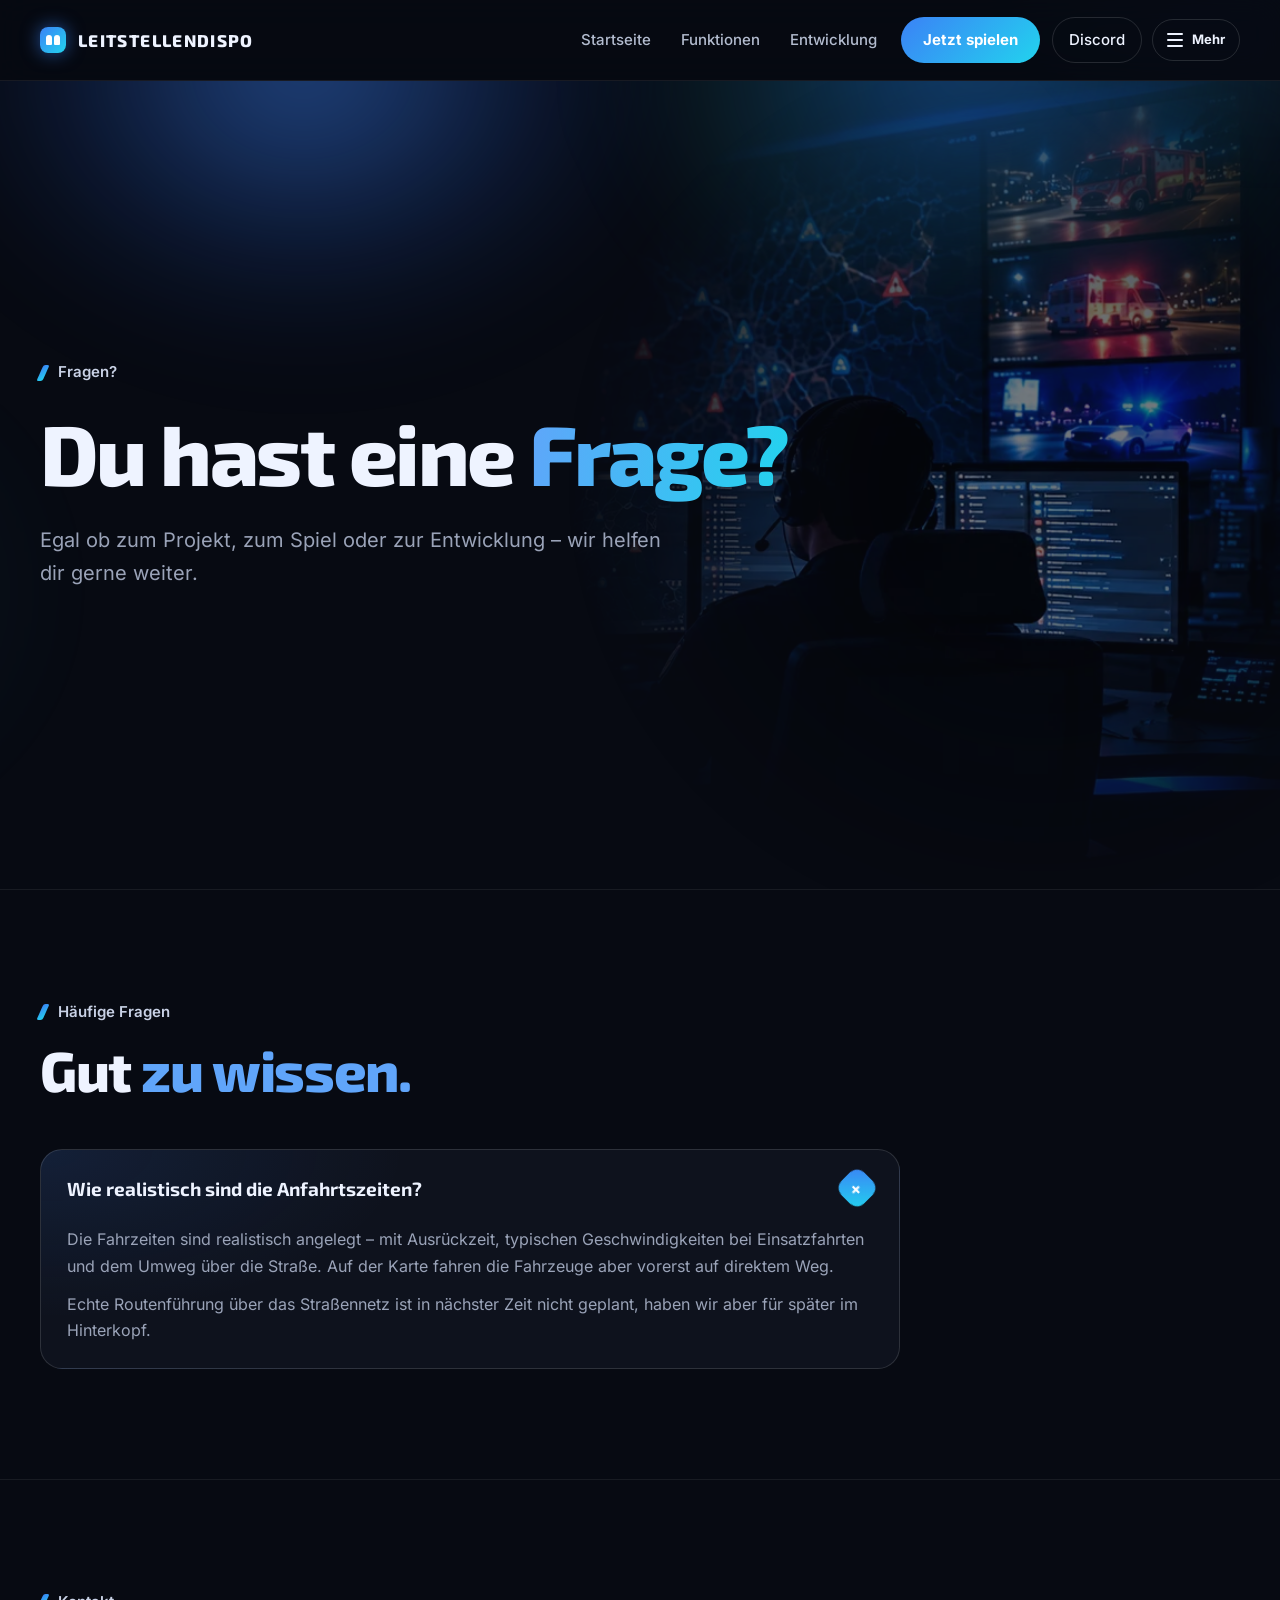
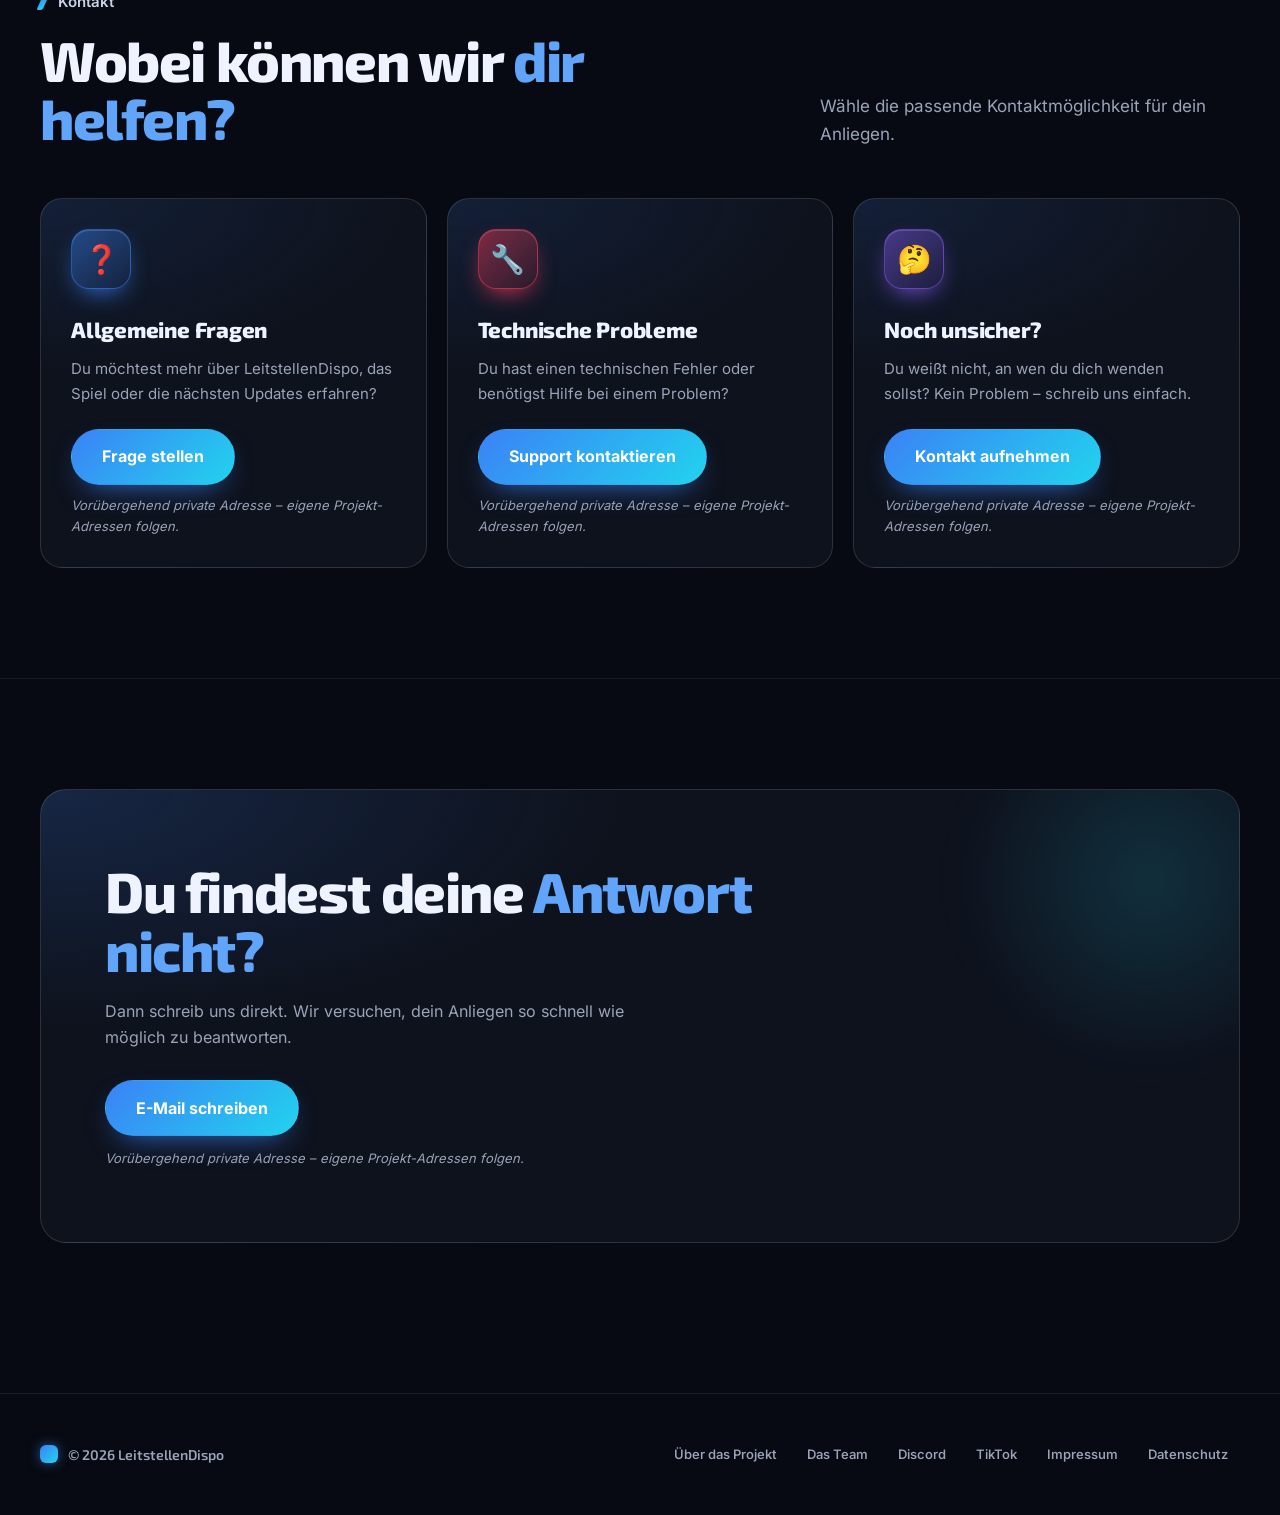
<file: fragen.html>
<!DOCTYPE html>
<html lang="de">
<head>
  <meta charset="UTF-8">
  <meta name="viewport" content="width=device-width, initial-scale=1.0">

  <title>Fragen? – LeitstellenDispo</title>

  <meta
    name="description"
    content="Fragen zu LeitstellenDispo? Hier findest du die passenden Kontaktmöglichkeiten."
  >

  <meta name="theme-color" content="#080a0d">

  <link rel="icon" type="image/png" href="favicon.png">
  <link rel="apple-touch-icon" href="apple-touch-icon.png">

  <link rel="stylesheet" href="style.css?v=202611242318">
</head>

<body>

  <!-- =========================
       HEADER
  ========================== -->

  <header>
    <div class="container nav">

      <a href="index.html" class="brand">
        <span class="brand-mark"></span>
        LEITSTELLENDISPO
      </a>

      <nav>

        <a href="index.html">
          Startseite
        </a>

        <a href="funktionen.html">
          Funktionen
        </a>

        <a href="entwicklung.html">
          Entwicklung
        </a>

        <a
          href="https://spiel.leitstellendispo.de"
          class="nav-discord nav-spielen"
        >
          Jetzt spielen
        </a>

        <a
          href="https://discord.gg/KMWrWCFdTn"
          target="_blank"
          rel="noopener"
          class="nav-discord"
        >
          Discord
        </a>

        <button
          class="menu-button"
          id="menuButton"
          type="button"
          aria-label="Menü öffnen"
          aria-expanded="false"
        >

          <span
            class="menu-icon"
            aria-hidden="true"
          >
            <span></span>
            <span></span>
            <span></span>
          </span>

          <span class="menu-button-label">
            Mehr
          </span>

        </button>

      </nav>

    </div>
  </header>


  <!-- =========================
       MENU
  ========================== -->

  <div
    class="menu-overlay"
    id="menuOverlay"
    aria-hidden="true"
  >

    <aside
      class="menu-panel"
      aria-label="Zusätzliche Navigation"
    >

      <div class="menu-panel-heading">

        <span>
          LeitstellenDispo
        </span>

        <h2>
          Mehr
          <span>entdecken.</span>
        </h2>

      </div>


      <!-- NAVIGATION -->

     <div class="menu-card">

  <button
    class="menu-card-toggle"
    type="button"
    aria-expanded="false"
  >

    <span>
      Navigation
    </span>

    <span class="menu-card-arrow">
      +
    </span>

  </button>

  <div class="menu-card-content">

    <div class="menu-card-inner">

      <div class="menu-links">

        <a href="index.html">
          Startseite
        </a>

        <a href="funktionen.html">
          Funktionen
        </a>

        <a href="entwicklung.html">
          Entwicklung
        </a>

        <a href="ueber-das-projekt.html">
          Über das Projekt
        </a>

      </div>

    </div>

  </div>

</div>


      <!-- COMMUNITY -->

      <div class="menu-card">

        <button
          class="menu-card-toggle"
          type="button"
          aria-expanded="false"
        >

          <span>
            Community
          </span>

          <span class="menu-card-arrow">
            +
          </span>

        </button>

        <div class="menu-card-content">

          <div class="menu-card-inner">

            <div class="menu-links">

              <a
                href="community.html"
              >
                Discord
              </a>

              <a href="feedback.html">
                Feedback
              </a>

            </div>

          </div>

        </div>

      </div>


      <!-- KONTAKT -->

      <div class="menu-card">

        <button
          class="menu-card-toggle"
          type="button"
          aria-expanded="false"
        >

          <span>
            Kontakt
          </span>

          <span class="menu-card-arrow">
            +
          </span>

        </button>

        <div class="menu-card-content">

          <div class="menu-card-inner">

            <div class="menu-links">

              <a href="fragen.html">
                Fragen?
              </a>

            <a href="team.html">Das Team</a>
          

              <a href="kooperationen.html">
                Kooperationen
              </a>

            </div>

          </div>

        </div>

      </div>


      <!-- RECHTLICHES -->

      <div class="menu-card">

        <button
          class="menu-card-toggle"
          type="button"
          aria-expanded="false"
        >

          <span>
            Rechtliches
          </span>

          <span class="menu-card-arrow">
            +
          </span>

        </button>

        <div class="menu-card-content">

          <div class="menu-card-inner">

            <div class="menu-links">

              <a href="impressum.html">
                Impressum
              </a>

              <a href="datenschutz.html">
                Datenschutz
              </a>

            </div>

          </div>

        </div>

      </div>


      <div class="menu-footer">
        LeitstellenDispo · v0.1.0-alpha · online
      </div>

    </aside>

  </div>


  <main>

    <section class="hero">
      <div class="container">
        <div class="hero-content">
          <div class="eyebrow">
            Fragen?
          </div>
          <h1>
            Du hast eine
            <span>Frage?</span>
          </h1>
          <p class="hero-text">
            Egal ob zum Projekt, zum Spiel oder zur Entwicklung – wir helfen dir gerne weiter.
          </p>
        </div>
      </div>
    </section>


    <section>
      <div class="container">

        <div class="section-heading">
          <div class="section-title">
            <div class="section-kicker">
              Häufige Fragen
            </div>
            <h2>
              Gut
              <span>zu wissen.</span>
            </h2>
          </div>
        </div>

        <div class="faq">
          <details class="faq-eintrag" open>
            <summary>Wie realistisch sind die Anfahrtszeiten?</summary>
            <div class="faq-antwort">
              <p>
                Die Fahrzeiten sind realistisch angelegt – mit Ausrückzeit, typischen Geschwindigkeiten
                bei Einsatzfahrten und dem Umweg über die Straße. Auf der Karte fahren die Fahrzeuge aber
                vorerst auf direktem Weg.
              </p>
              <p>
                Echte Routenführung über das Straßennetz ist in nächster Zeit nicht geplant, haben wir
                aber für später im Hinterkopf.
              </p>
            </div>
          </details>
        </div>

      </div>
    </section>


    <section>
      <div class="container">

        <div class="section-heading">
          <div class="section-title">
            <div class="section-kicker">
              Kontakt
            </div>
            <h2>
              Wobei können wir
              <span>dir helfen?</span>
            </h2>
          </div>
          <p class="section-description">
            Wähle die passende Kontaktmöglichkeit für dein Anliegen.
          </p>
        </div>

        <div class="kachel-raster">
          <article class="kachel">
            <span class="kachel-icon" aria-hidden="true">❓</span>
            <h3>Allgemeine Fragen</h3>
            <p>
              Du möchtest mehr über LeitstellenDispo, das Spiel oder die nächsten Updates erfahren?
            </p>
            <a href="mailto:amy.t.06@icloud.com" class="button button-primary">
              Frage stellen
            </a>
            <span class="email-offline-hinweis">Vorübergehend private Adresse – eigene Projekt-Adressen folgen.</span>
          </article>
          <article class="kachel kachel--heiss">
            <span class="kachel-icon" aria-hidden="true">🔧</span>
            <h3>Technische Probleme</h3>
            <p>
              Du hast einen technischen Fehler oder benötigst Hilfe bei einem Problem?
            </p>
            <a href="mailto:amy.t.06@icloud.com" class="button button-primary">
              Support kontaktieren
            </a>
            <span class="email-offline-hinweis">Vorübergehend private Adresse – eigene Projekt-Adressen folgen.</span>
          </article>
          <article class="kachel kachel--lila">
            <span class="kachel-icon" aria-hidden="true">🤔</span>
            <h3>Noch unsicher?</h3>
            <p>
              Du weißt nicht, an wen du dich wenden sollst? Kein Problem – schreib uns einfach.
            </p>
            <a href="mailto:amy.t.06@icloud.com" class="button button-primary">
              Kontakt aufnehmen
            </a>
            <span class="email-offline-hinweis">Vorübergehend private Adresse – eigene Projekt-Adressen folgen.</span>
          </article>
        </div>

      </div>
    </section>


    <section>
      <div class="container">
        <div class="community-box">
          <h2>
            Du findest deine
            <span>Antwort nicht?</span>
          </h2>
          <p>
            Dann schreib uns direkt. Wir versuchen, dein Anliegen so schnell wie möglich zu beantworten.
          </p>
          <a href="mailto:amy.t.06@icloud.com" class="button button-primary">
            E-Mail schreiben
          </a>
          <span class="email-offline-hinweis">Vorübergehend private Adresse – eigene Projekt-Adressen folgen.</span>
        </div>
      </div>
    </section>

  </main>


  <!-- =========================
       FOOTER
  ========================== -->

  <footer>

    <div class="container footer-inner">

      <div class="footer-copy">
        © 2026 LeitstellenDispo
      </div>

      <div class="footer-links">

        <a href="ueber-das-projekt.html">
          Über das Projekt
        </a>

        <a href="team.html">
          Das Team
        </a>

        <a
          href="https://discord.gg/KMWrWCFdTn"
          target="_blank"
          rel="noopener"
        >
          Discord
        </a>

        <a
          href="https://www.tiktok.com/@leitstellendispo"
          target="_blank"
          rel="noopener"
        >
          TikTok
        </a>

        <a href="impressum.html">
          Impressum
        </a>

        <a href="datenschutz.html">
          Datenschutz
        </a>

      </div>

    </div>

  </footer>

  <script src="script.js?v=202611242318"></script>

</body>
</html>
</file>
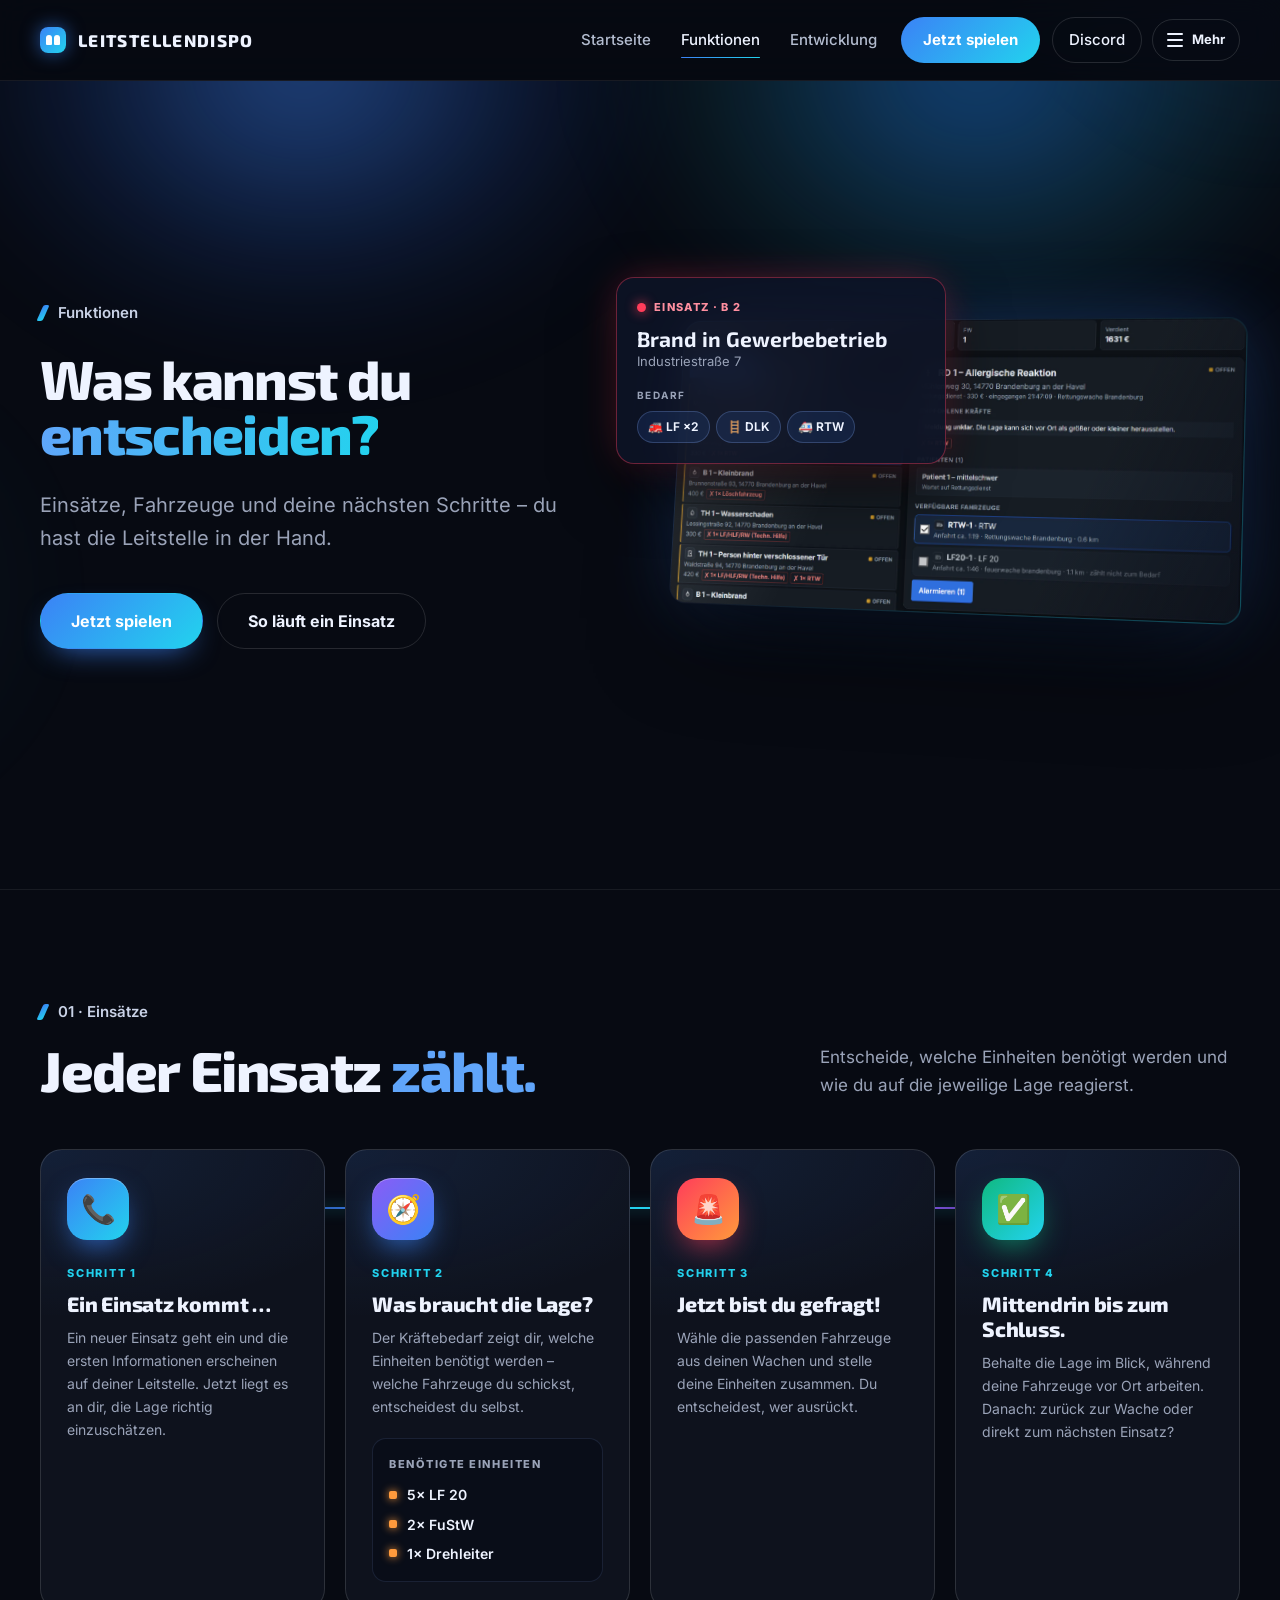
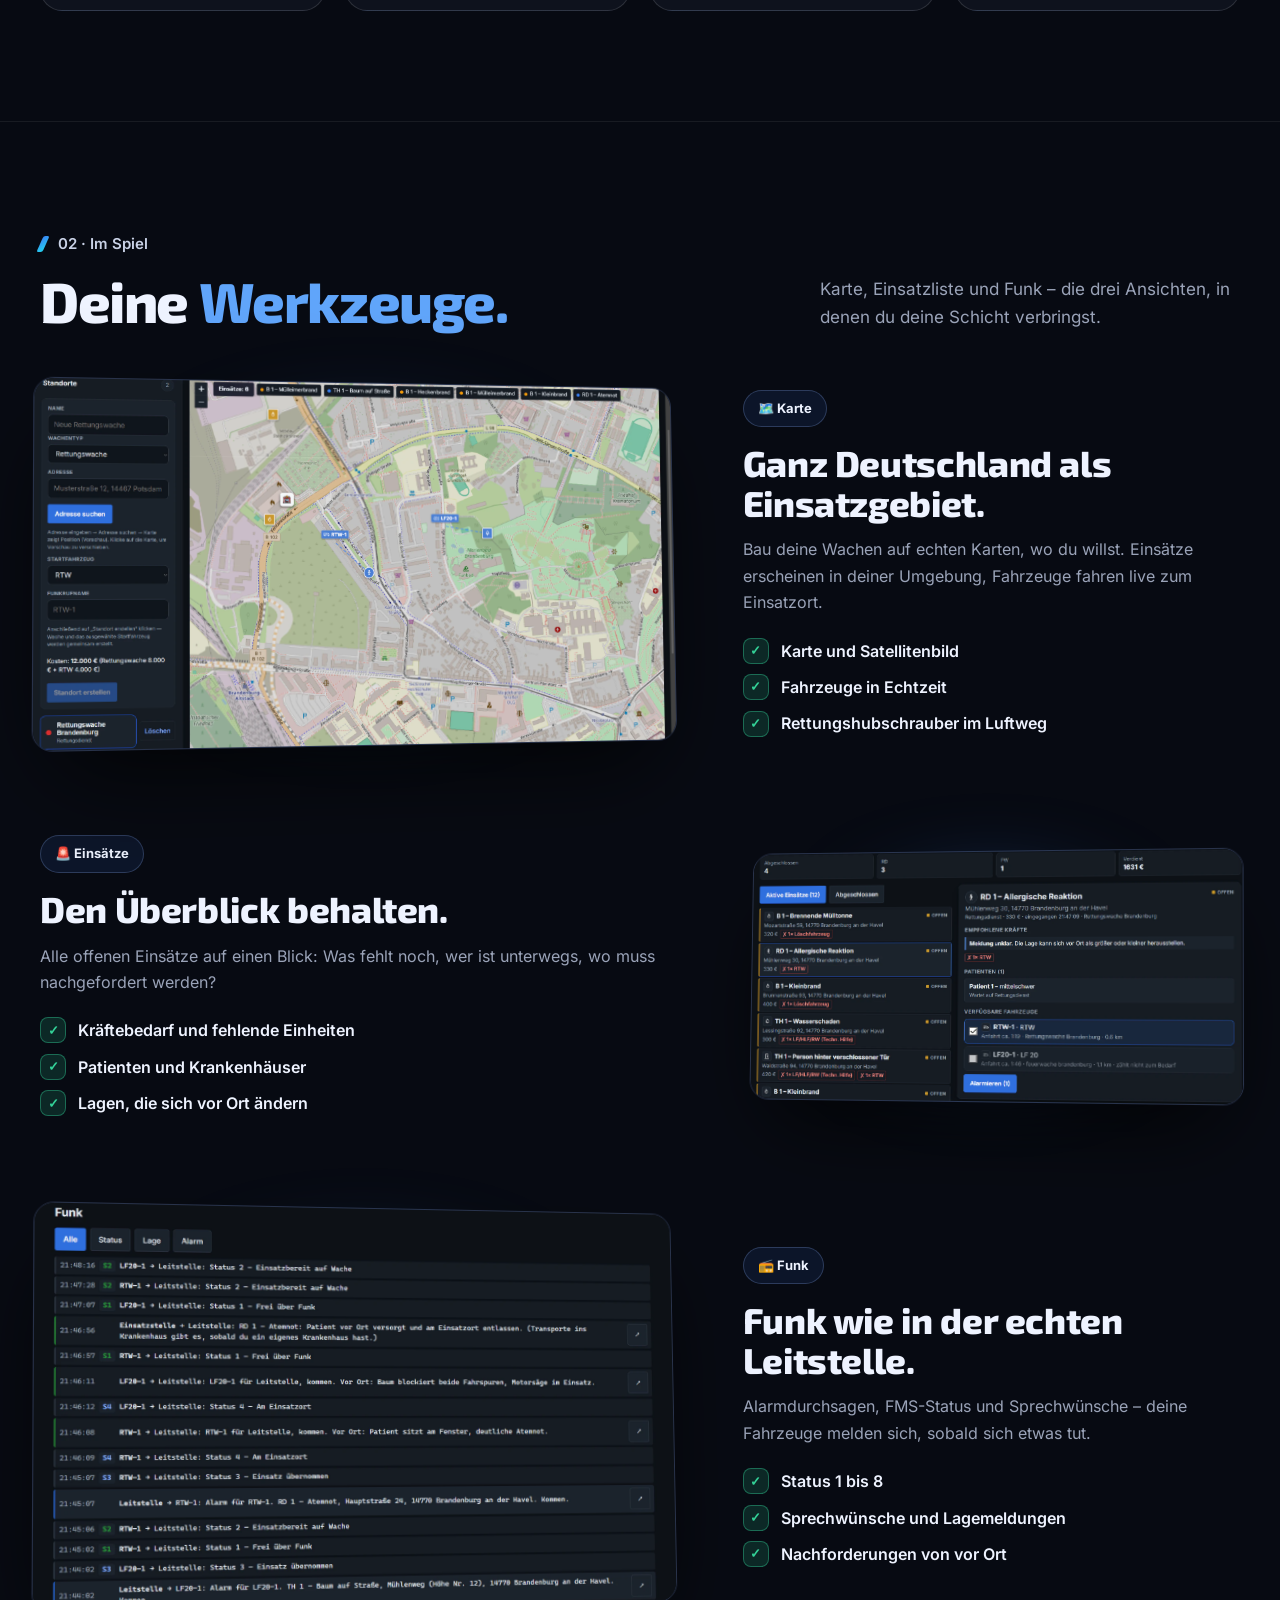
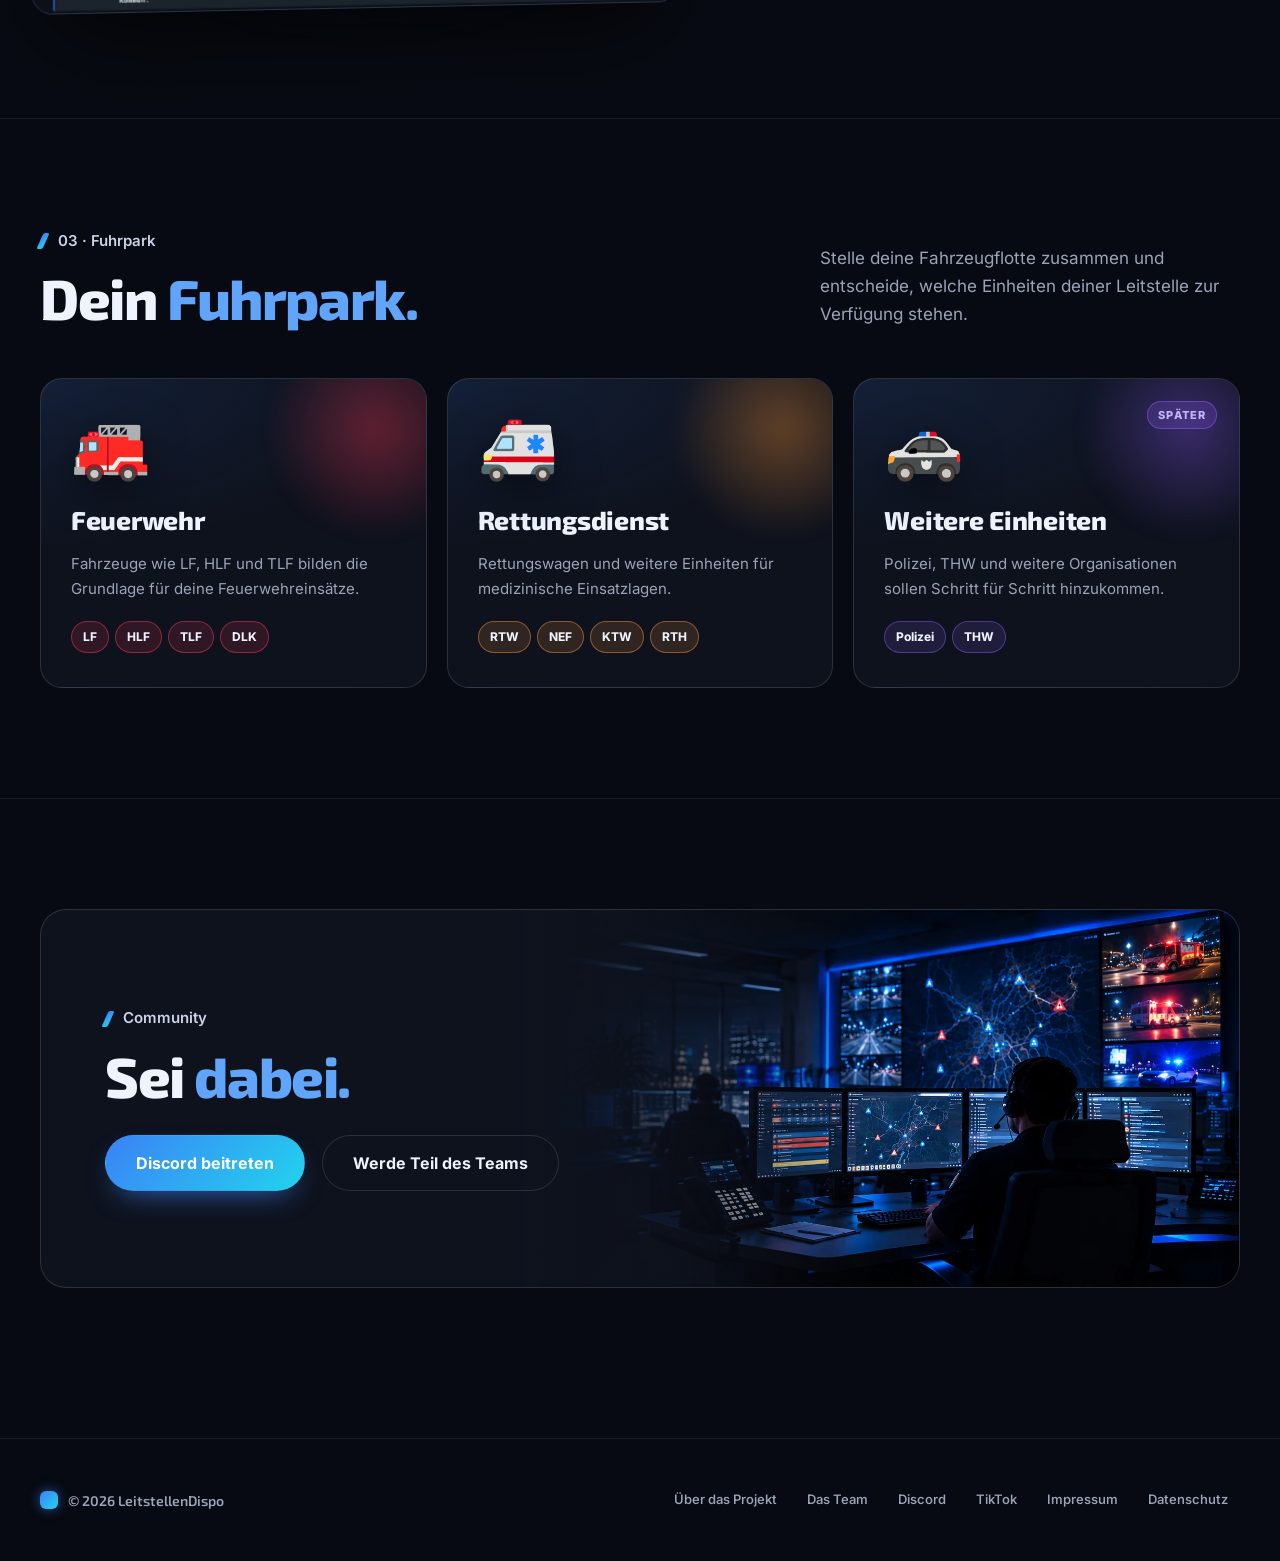
<file: funktionen.html>
<!DOCTYPE html>
<html lang="de">
<head>
  <meta charset="UTF-8">
  <meta name="viewport" content="width=device-width, initial-scale=1.0">

  <title>Funktionen – LeitstellenDispo</title>

  <meta
    name="description"
    content="Entdecke die Funktionen von LeitstellenDispo: Einsätze, Fahrzeuge und die wichtigsten Spielbereiche."
  >

  <meta name="theme-color" content="#080a0d">

  <link rel="icon" type="image/png" href="favicon.png">
  <link rel="apple-touch-icon" href="apple-touch-icon.png">

  <link rel="stylesheet" href="style.css?v=202611242318">
</head>

<body>

  <!-- =========================
       HEADER
  ========================== -->

  <header>
    <div class="container nav">

      <a href="index.html" class="brand">
        <span class="brand-mark"></span>
        LEITSTELLENDISPO
      </a>

      <nav>

        <a href="index.html">
          Startseite
        </a>

        <a href="funktionen.html" aria-current="page">
          Funktionen
        </a>

        <a href="entwicklung.html">
          Entwicklung
        </a>

        <a
          href="https://spiel.leitstellendispo.de"
          class="nav-discord nav-spielen"
        >
          Jetzt spielen
        </a>

        <a
          href="https://discord.gg/KMWrWCFdTn"
          target="_blank"
          rel="noopener"
          class="nav-discord"
        >
          Discord
        </a>

        <button
          class="menu-button"
          id="menuButton"
          type="button"
          aria-label="Menü öffnen"
          aria-expanded="false"
        >

          <span
            class="menu-icon"
            aria-hidden="true"
          >
            <span></span>
            <span></span>
            <span></span>
          </span>

          <span class="menu-button-label">
            Mehr
          </span>

        </button>

      </nav>

    </div>
  </header>


  <!-- =========================
       MENU
  ========================== -->

  <div
    class="menu-overlay"
    id="menuOverlay"
    aria-hidden="true"
  >

    <aside
      class="menu-panel"
      aria-label="Zusätzliche Navigation"
    >

      <div class="menu-panel-heading">

        <span>
          LeitstellenDispo
        </span>

        <h2>
          Mehr
          <span>entdecken.</span>
        </h2>

      </div>


      <!-- NAVIGATION -->

     <div class="menu-card">

  <button
    class="menu-card-toggle"
    type="button"
    aria-expanded="false"
  >

    <span>
      Navigation
    </span>

    <span class="menu-card-arrow">
      +
    </span>

  </button>

  <div class="menu-card-content">

    <div class="menu-card-inner">

      <div class="menu-links">

        <a href="index.html">
          Startseite
        </a>

        <a href="funktionen.html">
          Funktionen
        </a>

        <a href="entwicklung.html">
          Entwicklung
        </a>

        <a href="ueber-das-projekt.html">
          Über das Projekt
        </a>

      </div>

    </div>

  </div>

</div>


      <!-- COMMUNITY -->

      <div class="menu-card">

        <button
          class="menu-card-toggle"
          type="button"
          aria-expanded="false"
        >

          <span>
            Community
          </span>

          <span class="menu-card-arrow">
            +
          </span>

        </button>

        <div class="menu-card-content">

          <div class="menu-card-inner">

            <div class="menu-links">

              <a
                href="community.html"
              >
                Discord
              </a>

              <a href="feedback.html">
                Feedback
              </a>

            </div>

          </div>

        </div>

      </div>


      <!-- KONTAKT -->

      <div class="menu-card">

        <button
          class="menu-card-toggle"
          type="button"
          aria-expanded="false"
        >

          <span>
            Kontakt
          </span>

          <span class="menu-card-arrow">
            +
          </span>

        </button>

        <div class="menu-card-content">

          <div class="menu-card-inner">

            <div class="menu-links">

              <a href="fragen.html">
                Fragen?
              </a>

            <a href="team.html">Das Team</a>
          

              <a href="kooperationen.html">
                Kooperationen
              </a>

            </div>

          </div>

        </div>

      </div>


      <!-- RECHTLICHES -->

      <div class="menu-card">

        <button
          class="menu-card-toggle"
          type="button"
          aria-expanded="false"
        >

          <span>
            Rechtliches
          </span>

          <span class="menu-card-arrow">
            +
          </span>

        </button>

        <div class="menu-card-content">

          <div class="menu-card-inner">

            <div class="menu-links">

              <a href="impressum.html">
                Impressum
              </a>

              <a href="datenschutz.html">
                Datenschutz
              </a>

            </div>

          </div>

        </div>

      </div>


      <div class="menu-footer">
        LeitstellenDispo · v0.1.0-alpha · online
      </div>

    </aside>

  </div>


  <main>

    <!-- =========================
         HERO
    ========================== -->

    <section class="hero">
      <div class="container">
        <div class="hero-raster">
          <div class="hero-content">
            <div class="eyebrow">
              Funktionen
            </div>
            <h1>
              Was kannst du
              <span>entscheiden?</span>
            </h1>
            <p class="hero-text">
              Einsätze, Fahrzeuge und deine nächsten Schritte –
              du hast die Leitstelle in der Hand.
            </p>
            <div class="hero-actions">
              <a href="https://spiel.leitstellendispo.de" class="button button-primary">
                Jetzt spielen
              </a>
              <a href="#ablauf" class="button button-secondary">
                So läuft ein Einsatz
              </a>
            </div>
          </div>
          <div class="hero-karte" aria-hidden="true">
            <div class="hero-bild">
              <img src="bilder/spiel-einsaetze.webp" width="1515" height="766" alt="">
            </div>
            <div class="notruf">
              <div class="notruf-kopf"><span class="notruf-blink"></span> Einsatz · B 2</div>
              <strong class="notruf-titel">Brand in Gewerbebetrieb</strong>
              <div class="notruf-adresse">Industriestraße 7</div>
              <div class="notruf-label">Bedarf</div>
              <div class="notruf-chips"><span>🚒 LF ×2</span><span>🪜 DLK</span><span>🚑 RTW</span></div>
            </div>
          </div>
        </div>
      </div>
    </section>


    <!-- =========================
         ABLAUF EINES EINSATZES
    ========================== -->

    <section id="ablauf">
      <div class="container">

        <div class="section-heading">
          <div class="section-title">
            <div class="section-kicker">
              01 · Einsätze
            </div>
            <h2>
              Jeder Einsatz
              <span>zählt.</span>
            </h2>
          </div>
          <p class="section-description">
            Entscheide, welche Einheiten benötigt werden
            und wie du auf die jeweilige Lage reagierst.
          </p>
        </div>

        <ol class="ablauf">
          <li>
            <span class="ablauf-icon" aria-hidden="true">📞</span>
            <span class="ablauf-schritt">Schritt 1</span>
            <h3>Ein Einsatz kommt …</h3>
            <p>
              Ein neuer Einsatz geht ein und die ersten Informationen erscheinen
              auf deiner Leitstelle. Jetzt liegt es an dir, die Lage richtig
              einzuschätzen.
            </p>
          </li>
          <li>
            <span class="ablauf-icon" aria-hidden="true">🧭</span>
            <span class="ablauf-schritt">Schritt 2</span>
            <h3>Was braucht die Lage?</h3>
            <p>
              Der Kräftebedarf zeigt dir, welche Einheiten benötigt werden –
              welche Fahrzeuge du schickst, entscheidest du selbst.
            </p>
            <div class="feature-example">
              <div class="feature-example-title">
                Benötigte Einheiten
              </div>
              <div>5× LF 20</div>
              <div>2× FuStW</div>
              <div>1× Drehleiter</div>
            </div>
          </li>
          <li>
            <span class="ablauf-icon" aria-hidden="true">🚨</span>
            <span class="ablauf-schritt">Schritt 3</span>
            <h3>Jetzt bist du gefragt!</h3>
            <p>
              Wähle die passenden Fahrzeuge aus deinen Wachen und stelle deine
              Einheiten zusammen. Du entscheidest, wer ausrückt.
            </p>
          </li>
          <li>
            <span class="ablauf-icon" aria-hidden="true">✅</span>
            <span class="ablauf-schritt">Schritt 4</span>
            <h3>Mittendrin bis zum Schluss.</h3>
            <p>
              Behalte die Lage im Blick, während deine Fahrzeuge vor Ort arbeiten.
              Danach: zurück zur Wache oder direkt zum nächsten Einsatz?
            </p>
          </li>
        </ol>

      </div>
    </section>


    <!-- =========================
         SCHAUFENSTER: Bild + Text
    ========================== -->

    <section>
      <div class="container">

        <div class="section-heading">
          <div class="section-title">
            <div class="section-kicker">
              02 · Im Spiel
            </div>
            <h2>
              Deine
              <span>Werkzeuge.</span>
            </h2>
          </div>
          <p class="section-description">
            Karte, Einsatzliste und Funk – die drei Ansichten, in denen du
            deine Schicht verbringst.
          </p>
        </div>

        <div class="schaufenster">
          <figure class="schaufenster-bild">
            <img src="bilder/spiel-karte.webp" width="1917" height="1078" loading="lazy"
              alt="Spielansicht Karte mit Wachen, Einsätzen und Fahrzeugen">
          </figure>
          <div class="schaufenster-text">
            <span class="schaufenster-marke">🗺️ Karte</span>
            <h3>Ganz Deutschland als Einsatzgebiet.</h3>
            <p>
              Bau deine Wachen auf echten Karten, wo du willst. Einsätze
              erscheinen in deiner Umgebung, Fahrzeuge fahren live zum Einsatzort.
            </p>
            <ul class="haken-liste">
              <li>Karte und Satellitenbild</li>
              <li>Fahrzeuge in Echtzeit</li>
              <li>Rettungshubschrauber im Luftweg</li>
            </ul>
          </div>
        </div>

        <div class="schaufenster schaufenster--gedreht">
          <figure class="schaufenster-bild">
            <img src="bilder/spiel-einsaetze.webp" width="1515" height="766" loading="lazy"
              alt="Spielansicht Einsätze mit Liste und Fahrzeugbedarf">
          </figure>
          <div class="schaufenster-text">
            <span class="schaufenster-marke">🚨 Einsätze</span>
            <h3>Den Überblick behalten.</h3>
            <p>
              Alle offenen Einsätze auf einen Blick: Was fehlt noch, wer ist
              unterwegs, wo muss nachgefordert werden?
            </p>
            <ul class="haken-liste">
              <li>Kräftebedarf und fehlende Einheiten</li>
              <li>Patienten und Krankenhäuser</li>
              <li>Lagen, die sich vor Ort ändern</li>
            </ul>
          </div>
        </div>

        <div class="schaufenster">
          <figure class="schaufenster-bild">
            <img src="bilder/spiel-funk.webp" width="1592" height="986" loading="lazy"
              alt="Spielansicht Funk mit Alarmierung und FMS-Status">
          </figure>
          <div class="schaufenster-text">
            <span class="schaufenster-marke">📻 Funk</span>
            <h3>Funk wie in der echten Leitstelle.</h3>
            <p>
              Alarmdurchsagen, FMS-Status und Sprechwünsche – deine Fahrzeuge
              melden sich, sobald sich etwas tut.
            </p>
            <ul class="haken-liste">
              <li>Status 1 bis 8</li>
              <li>Sprechwünsche und Lagemeldungen</li>
              <li>Nachforderungen von vor Ort</li>
            </ul>
          </div>
        </div>

      </div>
    </section>


    <!-- =========================
         FUHRPARK
    ========================== -->

    <section>
      <div class="container">

        <div class="section-heading">
          <div class="section-title">
            <div class="section-kicker">
              03 · Fuhrpark
            </div>
            <h2>
              Dein
              <span>Fuhrpark.</span>
            </h2>
          </div>
          <p class="section-description">
            Stelle deine Fahrzeugflotte zusammen und entscheide, welche Einheiten
            deiner Leitstelle zur Verfügung stehen.
          </p>
        </div>

        <div class="fahrzeug-karten">
          <article class="fahrzeug-karte fahrzeug-karte--fw">
            <span class="fahrzeug-emoji" aria-hidden="true">🚒</span>
            <h3>Feuerwehr</h3>
            <p>
              Fahrzeuge wie LF, HLF und TLF bilden die Grundlage für deine
              Feuerwehreinsätze.
            </p>
            <div class="fahrzeug-chips"><span>LF</span><span>HLF</span><span>TLF</span><span>DLK</span></div>
          </article>
          <article class="fahrzeug-karte fahrzeug-karte--rd">
            <span class="fahrzeug-emoji" aria-hidden="true">🚑</span>
            <h3>Rettungsdienst</h3>
            <p>
              Rettungswagen und weitere Einheiten für medizinische Einsatzlagen.
            </p>
            <div class="fahrzeug-chips"><span>RTW</span><span>NEF</span><span>KTW</span><span>RTH</span></div>
          </article>
          <article class="fahrzeug-karte fahrzeug-karte--bald">
            <span class="fahrzeug-emoji" aria-hidden="true">🚓</span>
            <span class="bald-marke">Später</span>
            <h3>Weitere Einheiten</h3>
            <p>
              Polizei, THW und weitere Organisationen sollen Schritt für Schritt
              hinzukommen.
            </p>
            <div class="fahrzeug-chips"><span>Polizei</span><span>THW</span></div>
          </article>
        </div>

      </div>
    </section>


    <!-- =========================
         COMMUNITY
    ========================== -->

    <section>
      <div class="container">
        <div class="community-box community-box-bild">
          <div class="section-kicker">
            Community
          </div>
          <h2>
            Sei
            <span>dabei.</span>
          </h2>
          <a
            href="https://discord.gg/KMWrWCFdTn"
            target="_blank"
            rel="noopener"
            class="button button-primary"
          >
            Discord beitreten
          </a>
          <a
            href="team.html"
            class="button button-secondary"
          >
            Werde Teil des Teams
          </a>
        </div>
      </div>
    </section>

  </main>


  <!-- =========================
       FOOTER
  ========================== -->

  <footer>

    <div class="container footer-inner">

      <div class="footer-copy">
        © 2026 LeitstellenDispo
      </div>

      <div class="footer-links">

        <a href="ueber-das-projekt.html">
          Über das Projekt
        </a>

        <a href="team.html">
          Das Team
        </a>

        <a
          href="https://discord.gg/KMWrWCFdTn"
          target="_blank"
          rel="noopener"
        >
          Discord
        </a>

        <a
          href="https://www.tiktok.com/@leitstellendispo"
          target="_blank"
          rel="noopener"
        >
          TikTok
        </a>

        <a href="impressum.html">
          Impressum
        </a>

        <a href="datenschutz.html">
          Datenschutz
        </a>

      </div>

    </div>

  </footer>

  <script src="script.js?v=202611242318"></script>

</body>
</html>
</file>
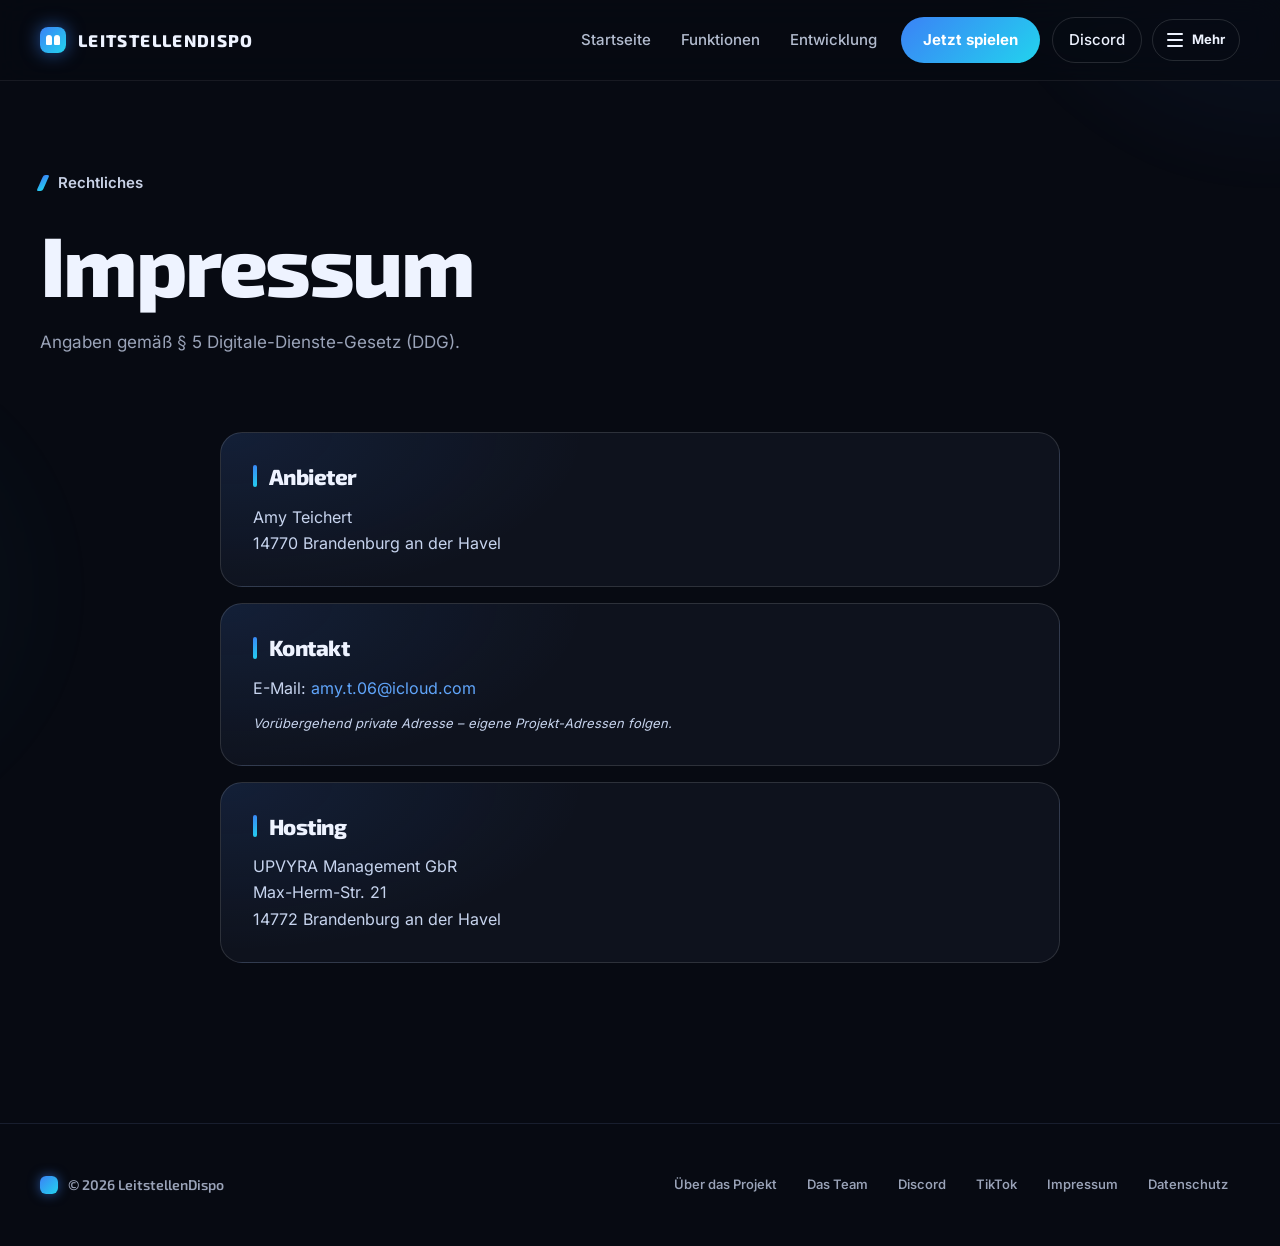
<file: impressum.html>
<!DOCTYPE html>
<html lang="de">
<head>
  <meta charset="UTF-8">
  <meta name="viewport" content="width=device-width, initial-scale=1.0">

  <title>Impressum – LeitstellenDispo</title>

  <meta
    name="description"
    content="Impressum von LeitstellenDispo."
  >

  <meta name="theme-color" content="#080a0d">

  <link rel="icon" type="image/png" href="favicon.png">
  <link rel="apple-touch-icon" href="apple-touch-icon.png">

  <link rel="stylesheet" href="style.css?v=202611242318">
</head>

<body>

  <!-- =========================
       HEADER
  ========================== -->

  <header>
    <div class="container nav">

      <a href="index.html" class="brand">
        <span class="brand-mark"></span>
        LEITSTELLENDISPO
      </a>

      <nav>

        <a href="index.html">
          Startseite
        </a>

        <a href="funktionen.html">
          Funktionen
        </a>

        <a href="entwicklung.html">
          Entwicklung
        </a>

        <a
          href="https://spiel.leitstellendispo.de"
          class="nav-discord nav-spielen"
        >
          Jetzt spielen
        </a>

        <a
          href="https://discord.gg/KMWrWCFdTn"
          target="_blank"
          rel="noopener"
          class="nav-discord"
        >
          Discord
        </a>

        <button
          class="menu-button"
          id="menuButton"
          type="button"
          aria-label="Menü öffnen"
          aria-expanded="false"
        >

          <span
            class="menu-icon"
            aria-hidden="true"
          >
            <span></span>
            <span></span>
            <span></span>
          </span>

          <span class="menu-button-label">
            Mehr
          </span>

        </button>

      </nav>

    </div>
  </header>


  <!-- =========================
       MENU
  ========================== -->

  <div
    class="menu-overlay"
    id="menuOverlay"
    aria-hidden="true"
  >

    <aside
      class="menu-panel"
      aria-label="Zusätzliche Navigation"
    >

      <div class="menu-panel-heading">

        <span>
          LeitstellenDispo
        </span>

        <h2>
          Mehr
          <span>entdecken.</span>
        </h2>

      </div>


      <!-- NAVIGATION -->

     <div class="menu-card">

  <button
    class="menu-card-toggle"
    type="button"
    aria-expanded="false"
  >

    <span>
      Navigation
    </span>

    <span class="menu-card-arrow">
      +
    </span>

  </button>

  <div class="menu-card-content">

    <div class="menu-card-inner">

      <div class="menu-links">

        <a href="index.html">
          Startseite
        </a>

        <a href="funktionen.html">
          Funktionen
        </a>

        <a href="entwicklung.html">
          Entwicklung
        </a>

        <a href="ueber-das-projekt.html">
          Über das Projekt
        </a>

      </div>

    </div>

  </div>

</div>


      <!-- COMMUNITY -->

      <div class="menu-card">

        <button
          class="menu-card-toggle"
          type="button"
          aria-expanded="false"
        >

          <span>
            Community
          </span>

          <span class="menu-card-arrow">
            +
          </span>

        </button>

        <div class="menu-card-content">

          <div class="menu-card-inner">

            <div class="menu-links">

              <a
                href="community.html"
              >
                Discord
              </a>

              <a href="feedback.html">
                Feedback
              </a>

            </div>

          </div>

        </div>

      </div>


      <!-- KONTAKT -->

      <div class="menu-card">

        <button
          class="menu-card-toggle"
          type="button"
          aria-expanded="false"
        >

          <span>
            Kontakt
          </span>

          <span class="menu-card-arrow">
            +
          </span>

        </button>

        <div class="menu-card-content">

          <div class="menu-card-inner">

            <div class="menu-links">

              <a href="fragen.html">
                Fragen?
              </a>

            <a href="team.html">Das Team</a>
          

              <a href="kooperationen.html">
                Kooperationen
              </a>

            </div>

          </div>

        </div>

      </div>


      <!-- RECHTLICHES -->

      <div class="menu-card">

        <button
          class="menu-card-toggle"
          type="button"
          aria-expanded="false"
        >

          <span>
            Rechtliches
          </span>

          <span class="menu-card-arrow">
            +
          </span>

        </button>

        <div class="menu-card-content">

          <div class="menu-card-inner">

            <div class="menu-links">

              <a href="impressum.html">
                Impressum
              </a>

              <a href="datenschutz.html">
                Datenschutz
              </a>

            </div>

          </div>

        </div>

      </div>


      <div class="menu-footer">
        LeitstellenDispo · v0.1.0-alpha · online
      </div>

    </aside>

  </div>


  <main>

    <section class="page-hero">

      <div class="container">

        <div class="eyebrow">
          Rechtliches
        </div>

        <h1>Impressum</h1>

        <p class="page-intro">
          Angaben gemäß § 5 Digitale-Dienste-Gesetz (DDG).
        </p>

      </div>

    </section>


    <div class="legal">

      <div class="container legal-content">

        <div class="legal-block">
          <h2>Anbieter</h2>

          <p>
            Amy Teichert<br>
            14770 Brandenburg an der Havel
          </p>
        </div>

        <div class="legal-block">
          <h2>Kontakt</h2>

          <p>
            E-Mail:
            <a href="mailto:amy.t.06@icloud.com">amy.t.06@icloud.com</a>
          </p>

          <p class="email-offline-hinweis">Vorübergehend private Adresse – eigene Projekt-Adressen folgen.</p>
        </div>

        <div class="legal-block">
          <h2>Hosting</h2>
          <p>
            UPVYRA Management GbR<br>
            Max-Herm-Str. 21<br>
            14772 Brandenburg an der Havel
          </p>
        </div>

      </div>

    </div>

  </main>


  <!-- =========================
       FOOTER
  ========================== -->

  <footer>

    <div class="container footer-inner">

      <div class="footer-copy">
        © 2026 LeitstellenDispo
      </div>

      <div class="footer-links">

        <a href="ueber-das-projekt.html">
          Über das Projekt
        </a>

        <a href="team.html">
          Das Team
        </a>

        <a
          href="https://discord.gg/KMWrWCFdTn"
          target="_blank"
          rel="noopener"
        >
          Discord
        </a>

        <a
          href="https://www.tiktok.com/@leitstellendispo"
          target="_blank"
          rel="noopener"
        >
          TikTok
        </a>

        <a href="impressum.html">
          Impressum
        </a>

        <a href="datenschutz.html">
          Datenschutz
        </a>

      </div>

    </div>

  </footer>

  <script src="script.js?v=202611242318"></script>

</body>
</html>
</file>
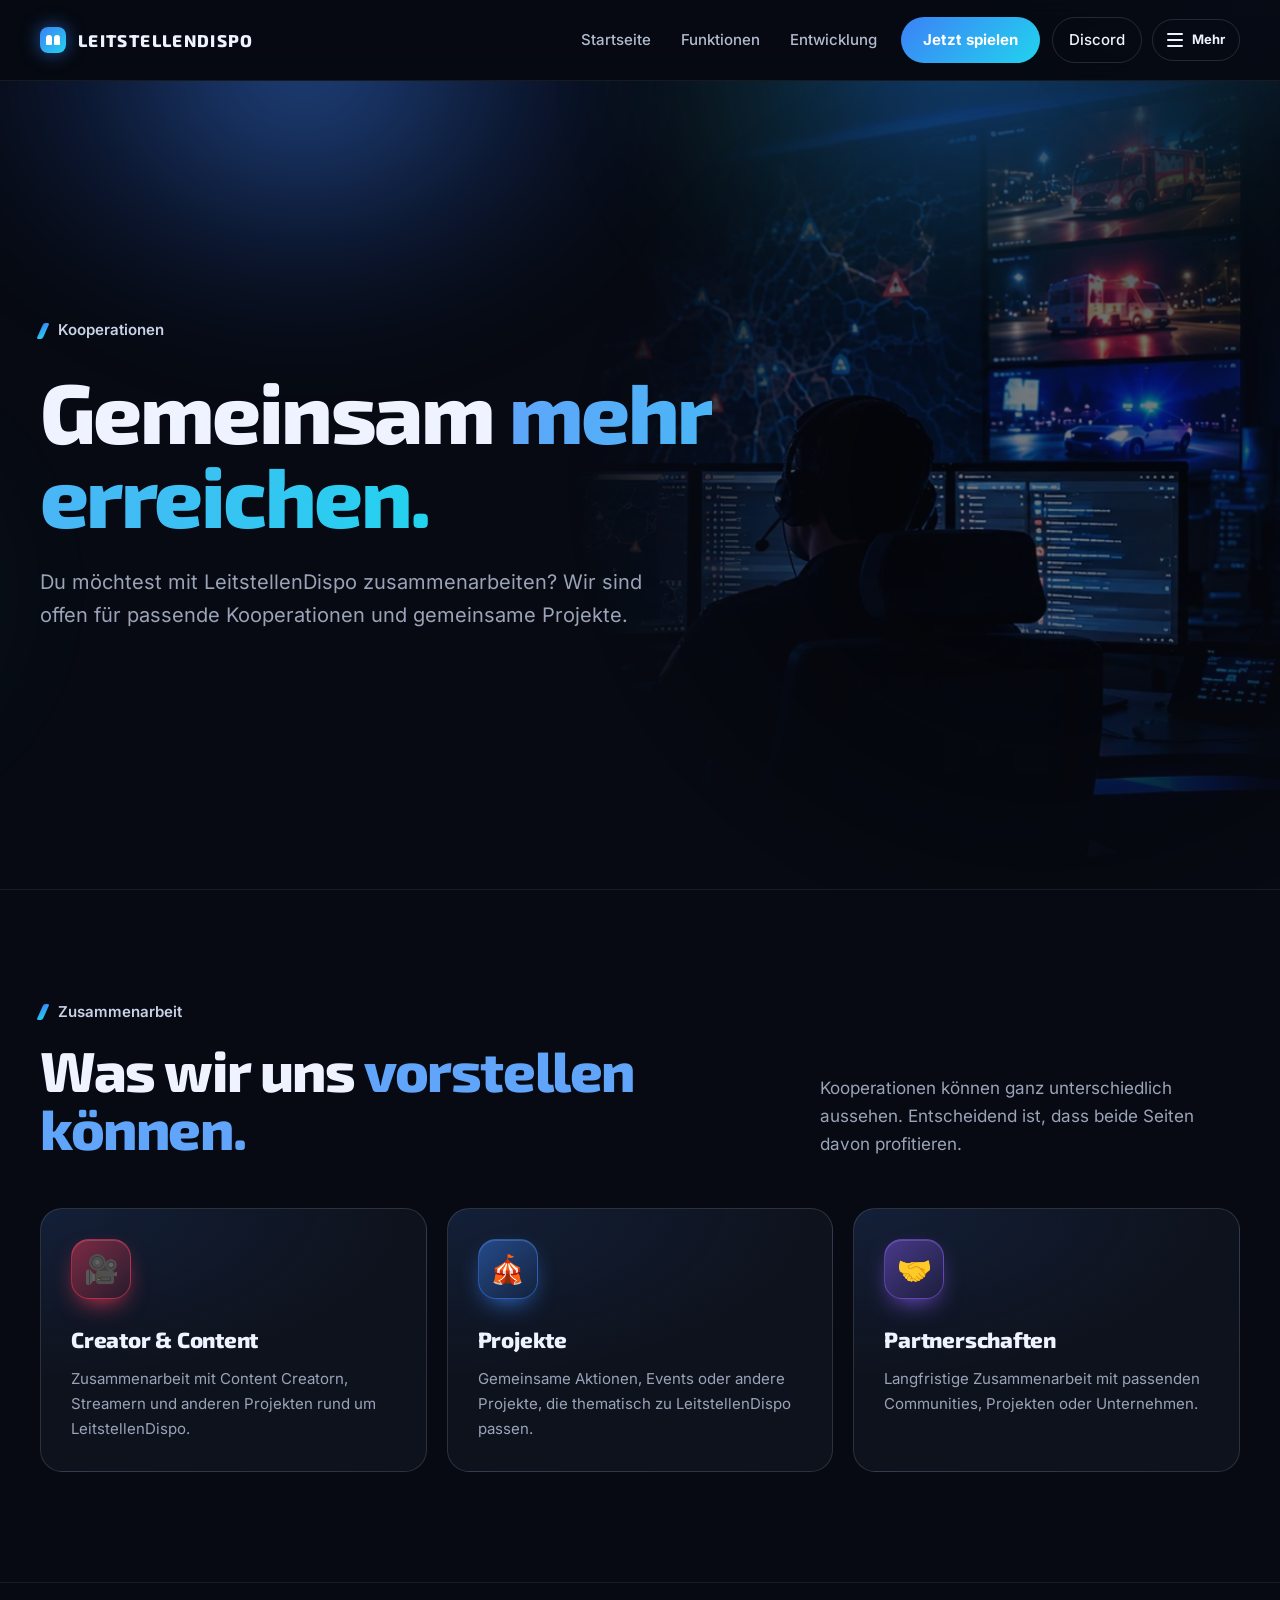
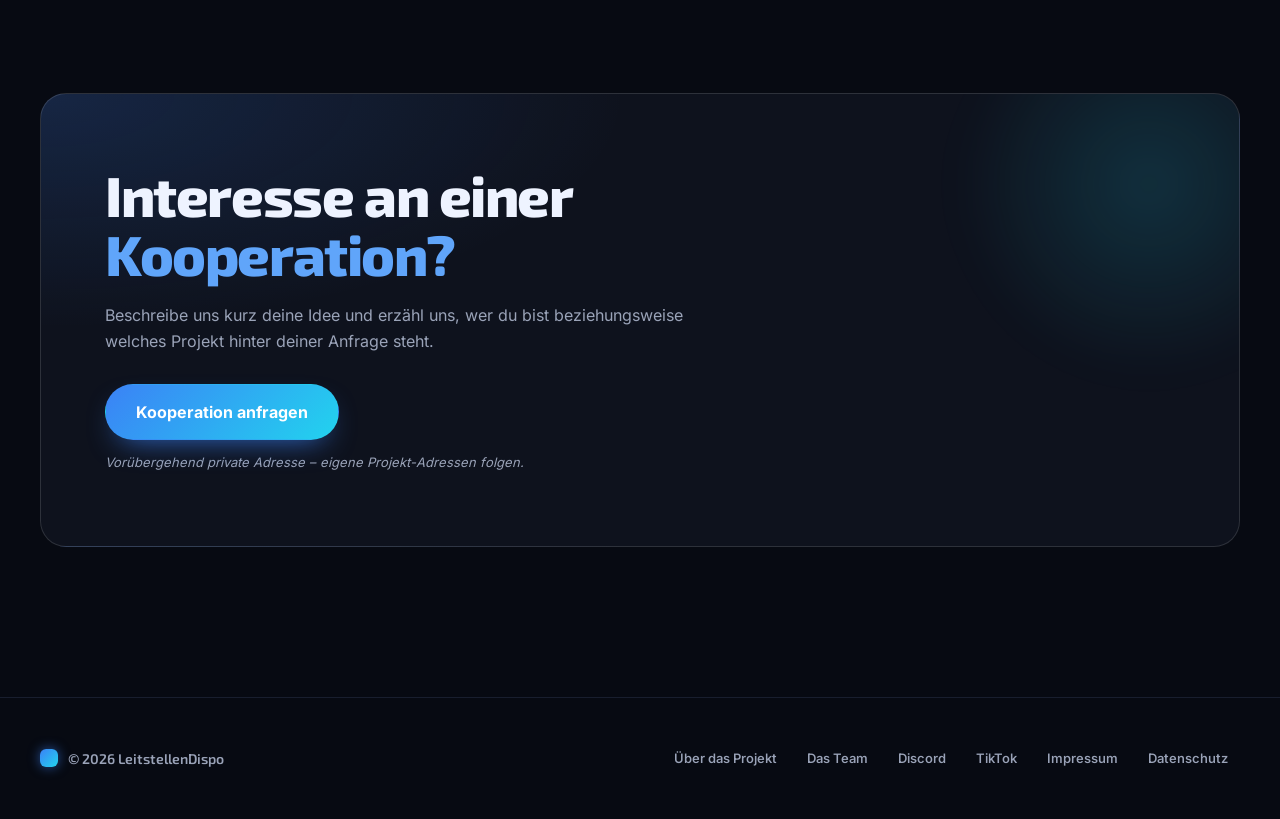
<file: kooperationen.html>
<!DOCTYPE html>
<html lang="de">
<head>
  <meta charset="UTF-8">
  <meta name="viewport" content="width=device-width, initial-scale=1.0">

  <title>Kooperationen – LeitstellenDispo</title>

  <meta
    name="description"
    content="Kooperationen mit LeitstellenDispo."
  >

  <meta name="theme-color" content="#080a0d">

  <link rel="icon" type="image/png" href="favicon.png">
  <link rel="apple-touch-icon" href="apple-touch-icon.png">

  <link rel="stylesheet" href="style.css?v=202611242318">
</head>

<body>

  <!-- =========================
       HEADER
  ========================== -->

  <header>
    <div class="container nav">

      <a href="index.html" class="brand">
        <span class="brand-mark"></span>
        LEITSTELLENDISPO
      </a>

      <nav>

        <a href="index.html">
          Startseite
        </a>

        <a href="funktionen.html">
          Funktionen
        </a>

        <a href="entwicklung.html">
          Entwicklung
        </a>

        <a
          href="https://spiel.leitstellendispo.de"
          class="nav-discord nav-spielen"
        >
          Jetzt spielen
        </a>

        <a
          href="https://discord.gg/KMWrWCFdTn"
          target="_blank"
          rel="noopener"
          class="nav-discord"
        >
          Discord
        </a>

        <button
          class="menu-button"
          id="menuButton"
          type="button"
          aria-label="Menü öffnen"
          aria-expanded="false"
        >

          <span
            class="menu-icon"
            aria-hidden="true"
          >
            <span></span>
            <span></span>
            <span></span>
          </span>

          <span class="menu-button-label">
            Mehr
          </span>

        </button>

      </nav>

    </div>
  </header>


  <!-- =========================
       MENU
  ========================== -->

  <div
    class="menu-overlay"
    id="menuOverlay"
    aria-hidden="true"
  >

    <aside
      class="menu-panel"
      aria-label="Zusätzliche Navigation"
    >

      <div class="menu-panel-heading">

        <span>
          LeitstellenDispo
        </span>

        <h2>
          Mehr
          <span>entdecken.</span>
        </h2>

      </div>


      <!-- NAVIGATION -->

     <div class="menu-card">

  <button
    class="menu-card-toggle"
    type="button"
    aria-expanded="false"
  >

    <span>
      Navigation
    </span>

    <span class="menu-card-arrow">
      +
    </span>

  </button>

  <div class="menu-card-content">

    <div class="menu-card-inner">

      <div class="menu-links">

        <a href="index.html">
          Startseite
        </a>

        <a href="funktionen.html">
          Funktionen
        </a>

        <a href="entwicklung.html">
          Entwicklung
        </a>

        <a href="ueber-das-projekt.html">
          Über das Projekt
        </a>

      </div>

    </div>

  </div>

</div>


      <!-- COMMUNITY -->

      <div class="menu-card">

        <button
          class="menu-card-toggle"
          type="button"
          aria-expanded="false"
        >

          <span>
            Community
          </span>

          <span class="menu-card-arrow">
            +
          </span>

        </button>

        <div class="menu-card-content">

          <div class="menu-card-inner">

            <div class="menu-links">

              <a
                href="community.html"
              >
                Discord
              </a>

              <a href="feedback.html">
                Feedback
              </a>

            </div>

          </div>

        </div>

      </div>


      <!-- KONTAKT -->

      <div class="menu-card">

        <button
          class="menu-card-toggle"
          type="button"
          aria-expanded="false"
        >

          <span>
            Kontakt
          </span>

          <span class="menu-card-arrow">
            +
          </span>

        </button>

        <div class="menu-card-content">

          <div class="menu-card-inner">

            <div class="menu-links">

              <a href="fragen.html">
                Fragen?
              </a>

            <a href="team.html">Das Team</a>
          

              <a href="kooperationen.html">
                Kooperationen
              </a>

            </div>

          </div>

        </div>

      </div>


      <!-- RECHTLICHES -->

      <div class="menu-card">

        <button
          class="menu-card-toggle"
          type="button"
          aria-expanded="false"
        >

          <span>
            Rechtliches
          </span>

          <span class="menu-card-arrow">
            +
          </span>

        </button>

        <div class="menu-card-content">

          <div class="menu-card-inner">

            <div class="menu-links">

              <a href="impressum.html">
                Impressum
              </a>

              <a href="datenschutz.html">
                Datenschutz
              </a>

            </div>

          </div>

        </div>

      </div>


      <div class="menu-footer">
        LeitstellenDispo · v0.1.0-alpha · online
      </div>

    </aside>

  </div>


  <main>

    <section class="hero">
      <div class="container">
        <div class="hero-content">
          <div class="eyebrow">
            Kooperationen
          </div>
          <h1>
            Gemeinsam
            <span>mehr erreichen.</span>
          </h1>
          <p class="hero-text">
            Du möchtest mit LeitstellenDispo zusammenarbeiten? Wir sind offen für passende
            Kooperationen und gemeinsame Projekte.
          </p>
        </div>
      </div>
    </section>


    <section>
      <div class="container">

        <div class="section-heading">
          <div class="section-title">
            <div class="section-kicker">
              Zusammenarbeit
            </div>
            <h2>
              Was wir uns
              <span>vorstellen können.</span>
            </h2>
          </div>
          <p class="section-description">
            Kooperationen können ganz unterschiedlich aussehen. Entscheidend ist,
            dass beide Seiten davon profitieren.
          </p>
        </div>

        <div class="kachel-raster">
          <article class="kachel kachel--heiss">
            <span class="kachel-icon" aria-hidden="true">🎥</span>
            <h3>Creator &amp; Content</h3>
            <p>Zusammenarbeit mit Content Creatorn, Streamern und anderen Projekten rund um LeitstellenDispo.</p>
          </article>
          <article class="kachel">
            <span class="kachel-icon" aria-hidden="true">🎪</span>
            <h3>Projekte</h3>
            <p>Gemeinsame Aktionen, Events oder andere Projekte, die thematisch zu LeitstellenDispo passen.</p>
          </article>
          <article class="kachel kachel--lila">
            <span class="kachel-icon" aria-hidden="true">🤝</span>
            <h3>Partnerschaften</h3>
            <p>Langfristige Zusammenarbeit mit passenden Communities, Projekten oder Unternehmen.</p>
          </article>
        </div>

      </div>
    </section>


    <section>
      <div class="container">
        <div class="community-box">
          <h2>
            Interesse an einer
            <span>Kooperation?</span>
          </h2>
          <p>
            Beschreibe uns kurz deine Idee und erzähl uns, wer du bist beziehungsweise welches
            Projekt hinter deiner Anfrage steht.
          </p>
          <a
            href="mailto:amy.t.06@icloud.com?subject=Kooperationsanfrage"
            class="button button-primary"
          >
            Kooperation anfragen
          </a>
          <span class="email-offline-hinweis">Vorübergehend private Adresse – eigene Projekt-Adressen folgen.</span>
        </div>
      </div>
    </section>

  </main>


  <!-- =========================
       FOOTER
  ========================== -->

  <footer>

    <div class="container footer-inner">

      <div class="footer-copy">
        © 2026 LeitstellenDispo
      </div>

      <div class="footer-links">

        <a href="ueber-das-projekt.html">
          Über das Projekt
        </a>

        <a href="team.html">
          Das Team
        </a>

        <a
          href="https://discord.gg/KMWrWCFdTn"
          target="_blank"
          rel="noopener"
        >
          Discord
        </a>

        <a
          href="https://www.tiktok.com/@leitstellendispo"
          target="_blank"
          rel="noopener"
        >
          TikTok
        </a>

        <a href="impressum.html">
          Impressum
        </a>

        <a href="datenschutz.html">
          Datenschutz
        </a>

      </div>

    </div>

  </footer>

  <script src="script.js?v=202611242318"></script>

</body>
</html>
</file>
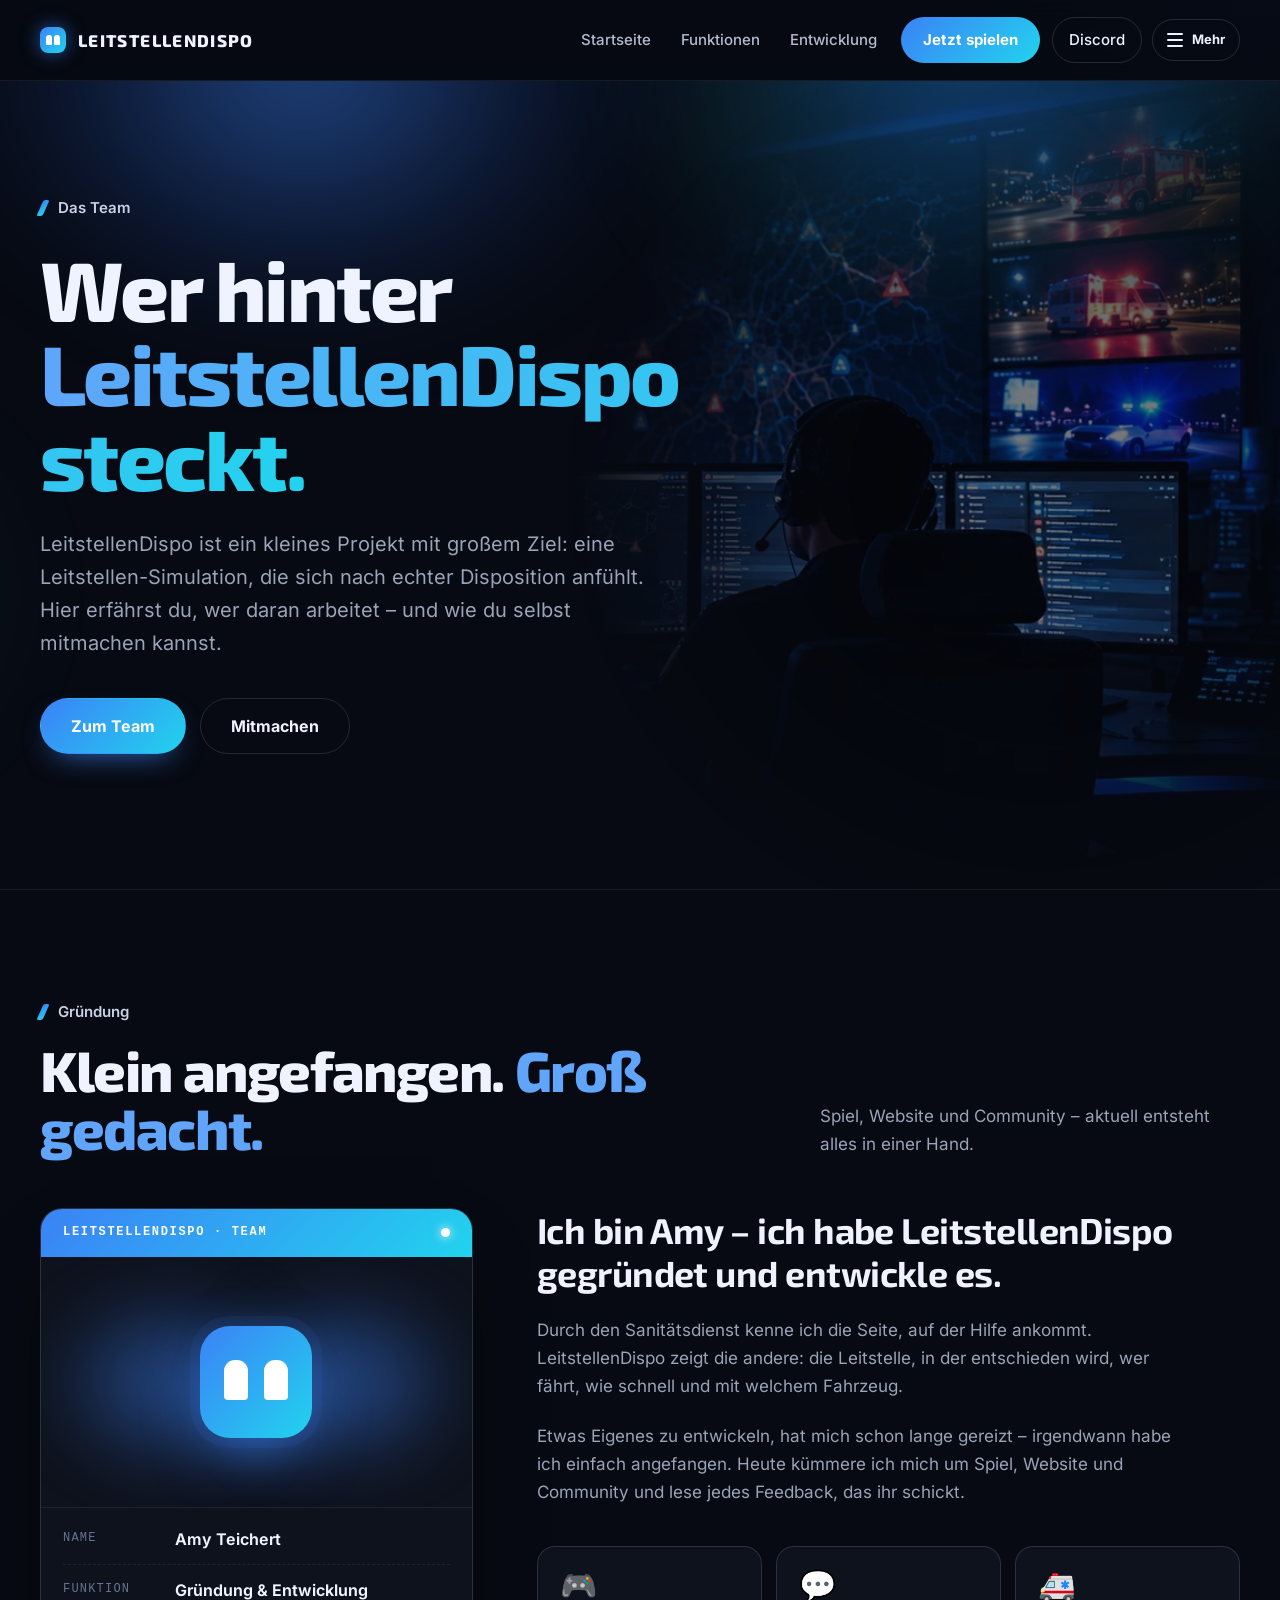
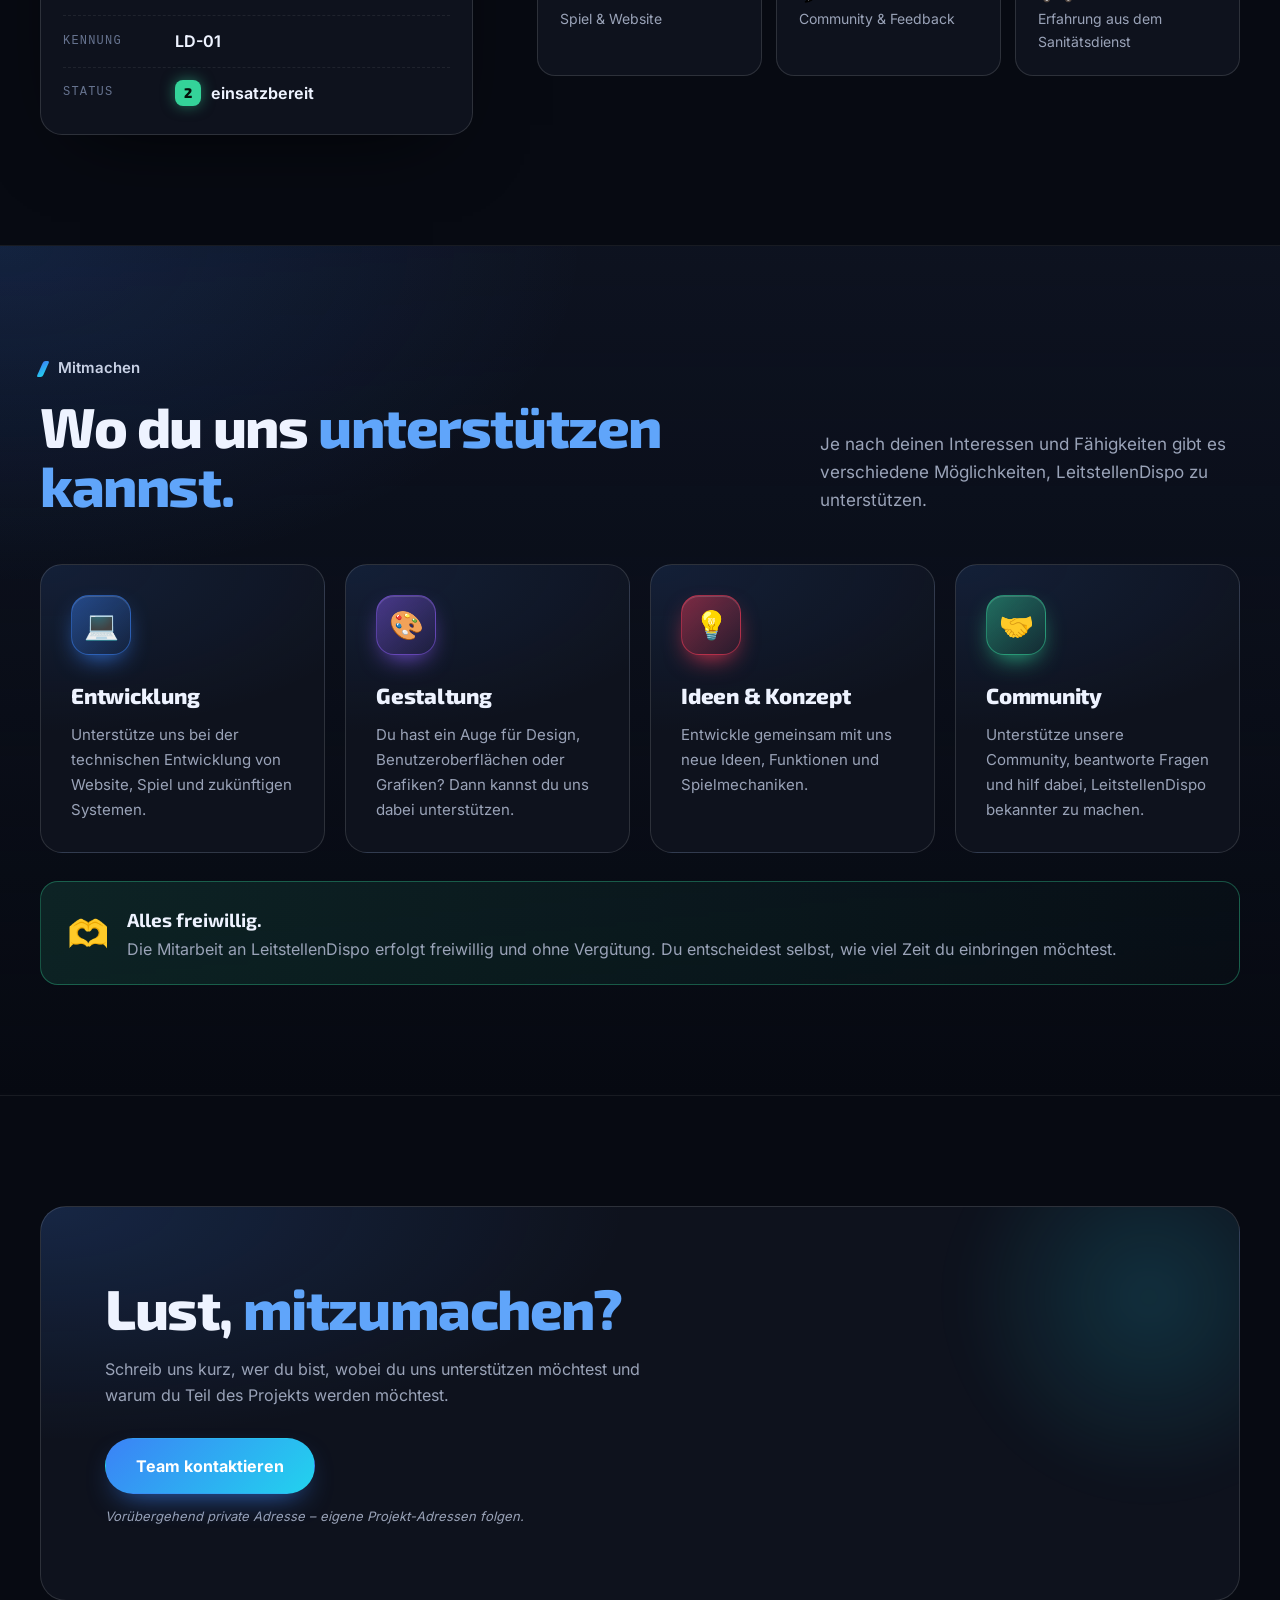
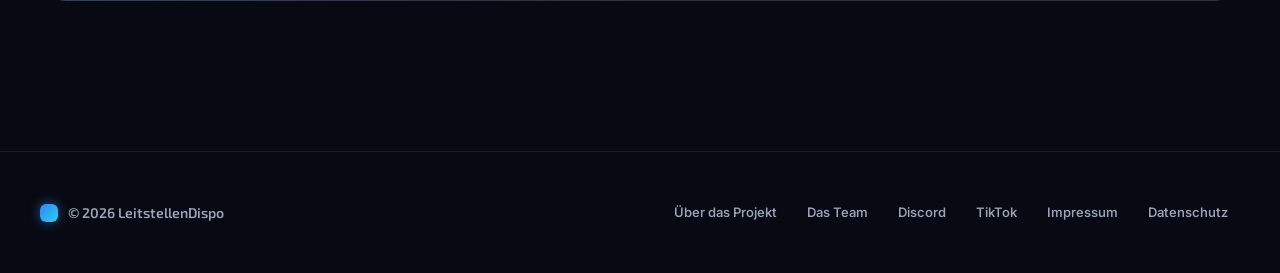
<file: team.html>
<!DOCTYPE html>
<html lang="de">
<head>
  <meta charset="UTF-8">
  <meta name="viewport" content="width=device-width, initial-scale=1.0">

  <title>Das Team – LeitstellenDispo</title>

  <meta
    name="description"
    content="Wer hinter LeitstellenDispo steckt – und wie du Teil des Teams wirst."
  >

  <meta name="theme-color" content="#080a0d">

  <link rel="icon" type="image/png" href="favicon.png">
  <link rel="apple-touch-icon" href="apple-touch-icon.png">

  <link rel="stylesheet" href="style.css?v=202611242318">
</head>

<body>

  <!-- =========================
       HEADER
  ========================== -->

  <header>
    <div class="container nav">

      <a href="index.html" class="brand">
        <span class="brand-mark"></span>
        LEITSTELLENDISPO
      </a>

      <nav>

        <a href="index.html">
          Startseite
        </a>

        <a href="funktionen.html">
          Funktionen
        </a>

        <a href="entwicklung.html">
          Entwicklung
        </a>

        <a
          href="https://spiel.leitstellendispo.de"
          class="nav-discord nav-spielen"
        >
          Jetzt spielen
        </a>

        <a
          href="https://discord.gg/KMWrWCFdTn"
          target="_blank"
          rel="noopener"
          class="nav-discord"
        >
          Discord
        </a>

        <button
          class="menu-button"
          id="menuButton"
          type="button"
          aria-label="Menü öffnen"
          aria-expanded="false"
        >

          <span
            class="menu-icon"
            aria-hidden="true"
          >
            <span></span>
            <span></span>
            <span></span>
          </span>

          <span class="menu-button-label">
            Mehr
          </span>

        </button>

      </nav>

    </div>
  </header>


  <!-- =========================
       MENU
  ========================== -->

  <div
    class="menu-overlay"
    id="menuOverlay"
    aria-hidden="true"
  >

    <aside
      class="menu-panel"
      aria-label="Zusätzliche Navigation"
    >

      <div class="menu-panel-heading">

        <span>
          LeitstellenDispo
        </span>

        <h2>
          Mehr
          <span>entdecken.</span>
        </h2>

      </div>


      <!-- NAVIGATION -->

     <div class="menu-card">

  <button
    class="menu-card-toggle"
    type="button"
    aria-expanded="false"
  >

    <span>
      Navigation
    </span>

    <span class="menu-card-arrow">
      +
    </span>

  </button>

  <div class="menu-card-content">

    <div class="menu-card-inner">

      <div class="menu-links">

        <a href="index.html">
          Startseite
        </a>

        <a href="funktionen.html">
          Funktionen
        </a>

        <a href="entwicklung.html">
          Entwicklung
        </a>

        <a href="ueber-das-projekt.html">
          Über das Projekt
        </a>

      </div>

    </div>

  </div>

</div>


      <!-- COMMUNITY -->

      <div class="menu-card">

        <button
          class="menu-card-toggle"
          type="button"
          aria-expanded="false"
        >

          <span>
            Community
          </span>

          <span class="menu-card-arrow">
            +
          </span>

        </button>

        <div class="menu-card-content">

          <div class="menu-card-inner">

            <div class="menu-links">

              <a
                href="community.html"
              >
                Discord
              </a>

              <a href="feedback.html">
                Feedback
              </a>

            </div>

          </div>

        </div>

      </div>


      <!-- KONTAKT -->

      <div class="menu-card">

        <button
          class="menu-card-toggle"
          type="button"
          aria-expanded="false"
        >

          <span>
            Kontakt
          </span>

          <span class="menu-card-arrow">
            +
          </span>

        </button>

        <div class="menu-card-content">

          <div class="menu-card-inner">

            <div class="menu-links">

              <a href="fragen.html">
                Fragen?
              </a>

            <a href="team.html">Das Team</a>
          

              <a href="kooperationen.html">
                Kooperationen
              </a>

            </div>

          </div>

        </div>

      </div>


      <!-- RECHTLICHES -->

      <div class="menu-card">

        <button
          class="menu-card-toggle"
          type="button"
          aria-expanded="false"
        >

          <span>
            Rechtliches
          </span>

          <span class="menu-card-arrow">
            +
          </span>

        </button>

        <div class="menu-card-content">

          <div class="menu-card-inner">

            <div class="menu-links">

              <a href="impressum.html">
                Impressum
              </a>

              <a href="datenschutz.html">
                Datenschutz
              </a>

            </div>

          </div>

        </div>

      </div>


      <div class="menu-footer">
        LeitstellenDispo · v0.1.0-alpha · online
      </div>

    </aside>

  </div>


  <main>

    <section class="hero">
      <div class="container">
        <div class="hero-content">
          <div class="eyebrow">
            Das Team
          </div>
          <h1>
            Wer hinter
            <span>LeitstellenDispo steckt.</span>
          </h1>
          <p class="hero-text">
            LeitstellenDispo ist ein kleines Projekt mit großem Ziel: eine Leitstellen-Simulation,
            die sich nach echter Disposition anfühlt. Hier erfährst du, wer daran arbeitet –
            und wie du selbst mitmachen kannst.
          </p>
          <div class="hero-actions">
            <a href="#gruendung" class="button button-primary">
              Zum Team
            </a>
            <a href="#mitmachen" class="button button-secondary">
              Mitmachen
            </a>
          </div>
        </div>
      </div>
    </section>


    <section id="gruendung">
      <div class="container">

        <div class="section-heading">
          <div class="section-title">
            <div class="section-kicker">
              Gründung
            </div>
            <h2>
              Klein angefangen.
              <span>Groß gedacht.</span>
            </h2>
          </div>
          <p class="section-description">
            Spiel, Website und Community – aktuell entsteht alles in einer Hand.
          </p>
        </div>

        <div class="person">

          <article class="ausweis">
            <div class="ausweis-kopf">
              <span>LeitstellenDispo · Team</span>
              <span class="lampe lampe--blau"></span>
            </div>
            <div class="ausweis-bild">
              <span class="person-logo" aria-hidden="true"></span>
            </div>
            <dl class="ausweis-daten">
              <div><dt>Name</dt><dd>Amy Teichert</dd></div>
              <div><dt>Funktion</dt><dd>Gründung &amp; Entwicklung</dd></div>
              <div><dt>Kennung</dt><dd>LD-01</dd></div>
              <div><dt>Status</dt><dd><span class="fms fms-2">2</span> einsatzbereit</dd></div>
            </dl>
          </article>

          <div class="person-text">
            <p class="person-gross">
              Ich bin Amy – ich habe LeitstellenDispo gegründet und entwickle es.
            </p>
            <p>
              Durch den Sanitätsdienst kenne ich die Seite, auf der Hilfe ankommt.
              LeitstellenDispo zeigt die andere: die Leitstelle, in der entschieden wird,
              wer fährt, wie schnell und mit welchem Fahrzeug.
            </p>
            <p>
              Etwas Eigenes zu entwickeln, hat mich schon lange gereizt – irgendwann habe
              ich einfach angefangen. Heute kümmere ich mich um Spiel, Website und Community
              und lese jedes Feedback, das ihr schickt.
            </p>

            <ul class="person-fakten">
              <li><span>🎮</span>Spiel &amp; Website</li>
              <li><span>💬</span>Community &amp; Feedback</li>
              <li><span>🚑</span>Erfahrung aus dem Sanitätsdienst</li>
            </ul>
          </div>

        </div>

      </div>
    </section>


    <section id="mitmachen" class="abschnitt-getoent">
      <div class="container">

        <div class="section-heading">
          <div class="section-title">
            <div class="section-kicker">
              Mitmachen
            </div>
            <h2>
              Wo du uns
              <span>unterstützen kannst.</span>
            </h2>
          </div>
          <p class="section-description">
            Je nach deinen Interessen und Fähigkeiten gibt es verschiedene Möglichkeiten,
            LeitstellenDispo zu unterstützen.
          </p>
        </div>

        <div class="kachel-raster kachel-raster--vier">
          <article class="kachel">
            <span class="kachel-icon" aria-hidden="true">💻</span>
            <h3>Entwicklung</h3>
            <p>Unterstütze uns bei der technischen Entwicklung von Website, Spiel und zukünftigen Systemen.</p>
          </article>
          <article class="kachel kachel--lila">
            <span class="kachel-icon" aria-hidden="true">🎨</span>
            <h3>Gestaltung</h3>
            <p>Du hast ein Auge für Design, Benutzeroberflächen oder Grafiken? Dann kannst du uns dabei unterstützen.</p>
          </article>
          <article class="kachel kachel--heiss">
            <span class="kachel-icon" aria-hidden="true">💡</span>
            <h3>Ideen &amp; Konzept</h3>
            <p>Entwickle gemeinsam mit uns neue Ideen, Funktionen und Spielmechaniken.</p>
          </article>
          <article class="kachel kachel--gruen">
            <span class="kachel-icon" aria-hidden="true">🤝</span>
            <h3>Community</h3>
            <p>Unterstütze unsere Community, beantworte Fragen und hilf dabei, LeitstellenDispo bekannter zu machen.</p>
          </article>
        </div>

        <div class="hinweis-band">
          <span aria-hidden="true">🫶</span>
          <div>
            <strong>Alles freiwillig.</strong>
            Die Mitarbeit an LeitstellenDispo erfolgt freiwillig und ohne Vergütung.
            Du entscheidest selbst, wie viel Zeit du einbringen möchtest.
          </div>
        </div>

      </div>
    </section>


    <section>
      <div class="container">
        <div class="community-box">
          <h2>
            Lust,
            <span>mitzumachen?</span>
          </h2>
          <p>
            Schreib uns kurz, wer du bist, wobei du uns unterstützen möchtest und warum du
            Teil des Projekts werden möchtest.
          </p>
          <a
            href="mailto:amy.t.06@icloud.com?subject=Interesse%20am%20LeitstellenDispo-Team"
            class="button button-primary"
          >
            Team kontaktieren
          </a>
          <span class="email-offline-hinweis">Vorübergehend private Adresse – eigene Projekt-Adressen folgen.</span>
        </div>
      </div>
    </section>

  </main>


  <!-- =========================
       FOOTER
  ========================== -->

  <footer>

    <div class="container footer-inner">

      <div class="footer-copy">
        © 2026 LeitstellenDispo
      </div>

      <div class="footer-links">

        <a href="ueber-das-projekt.html">
          Über das Projekt
        </a>

        <a href="team.html">
          Das Team
        </a>

        <a
          href="https://discord.gg/KMWrWCFdTn"
          target="_blank"
          rel="noopener"
        >
          Discord
        </a>

        <a
          href="https://www.tiktok.com/@leitstellendispo"
          target="_blank"
          rel="noopener"
        >
          TikTok
        </a>

        <a href="impressum.html">
          Impressum
        </a>

        <a href="datenschutz.html">
          Datenschutz
        </a>

      </div>

    </div>

  </footer>

  <script src="script.js?v=202611242318"></script>

</body>
</html>
</file>
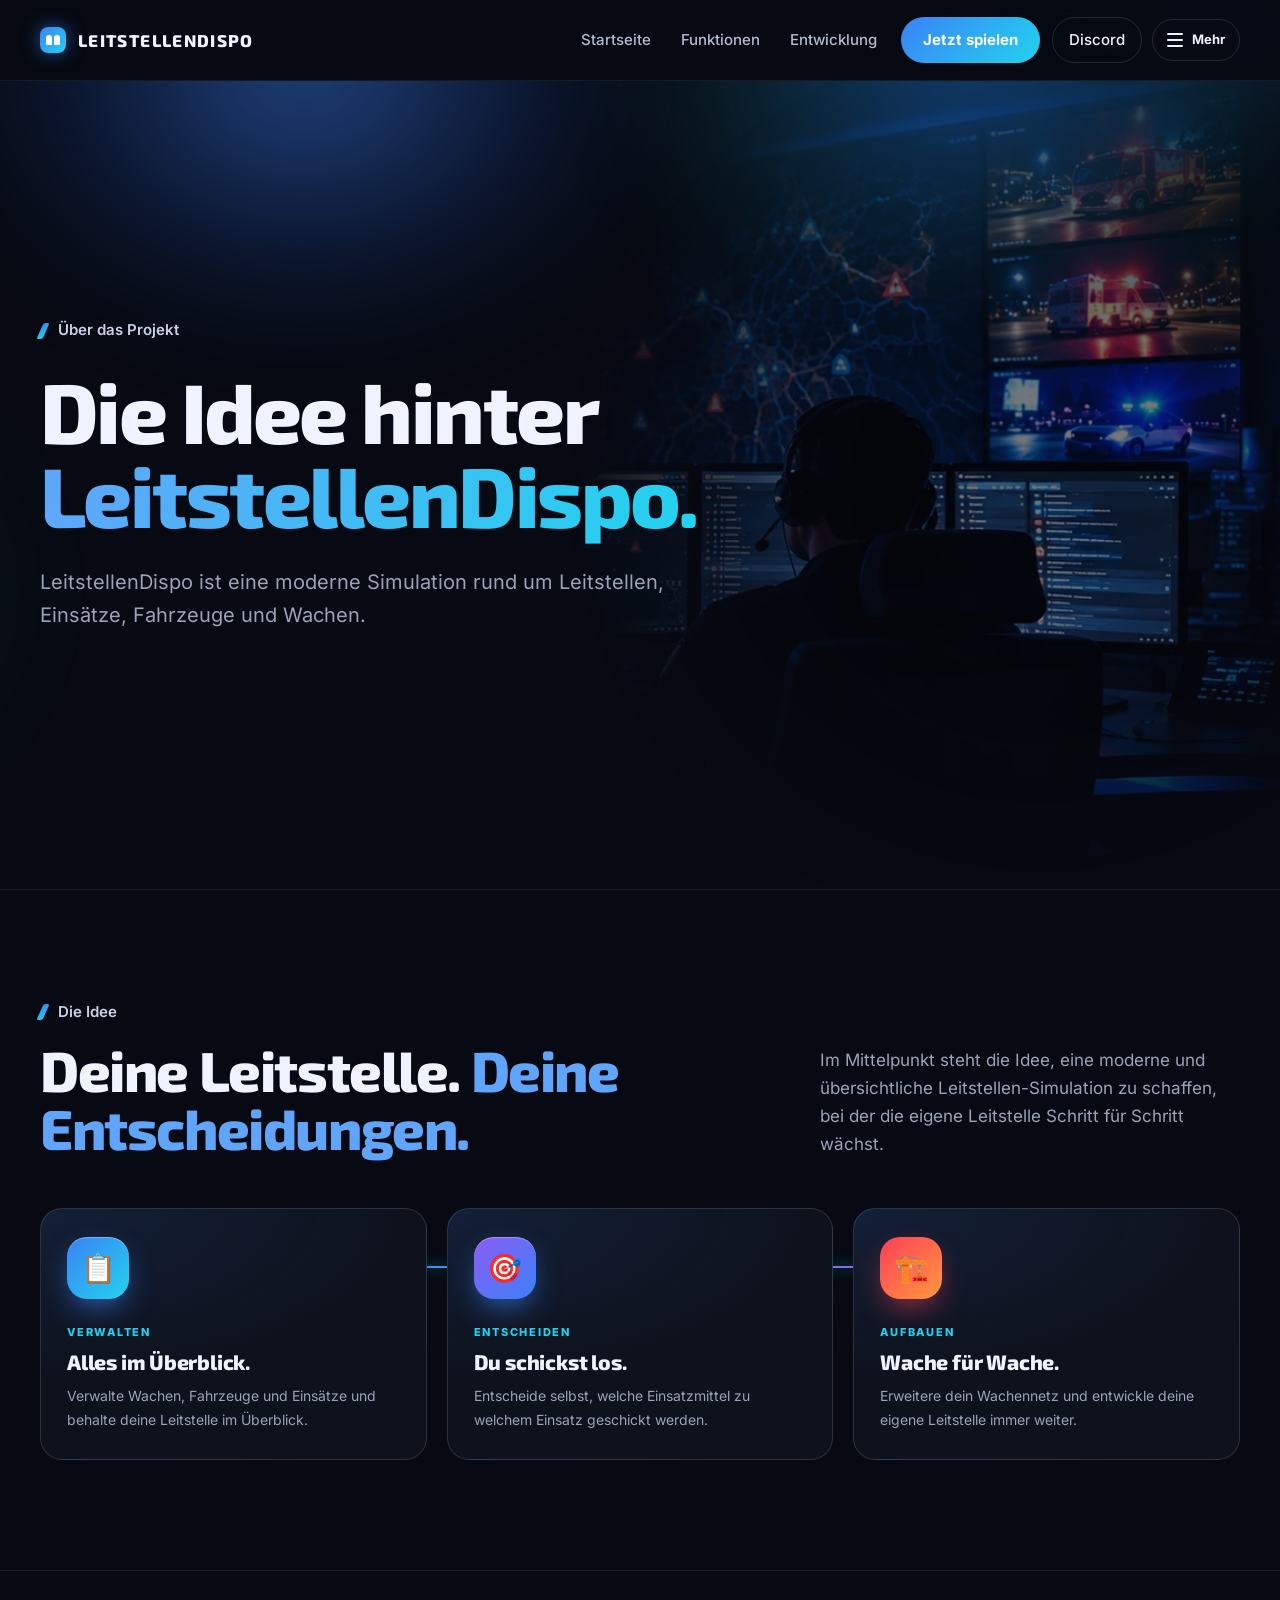
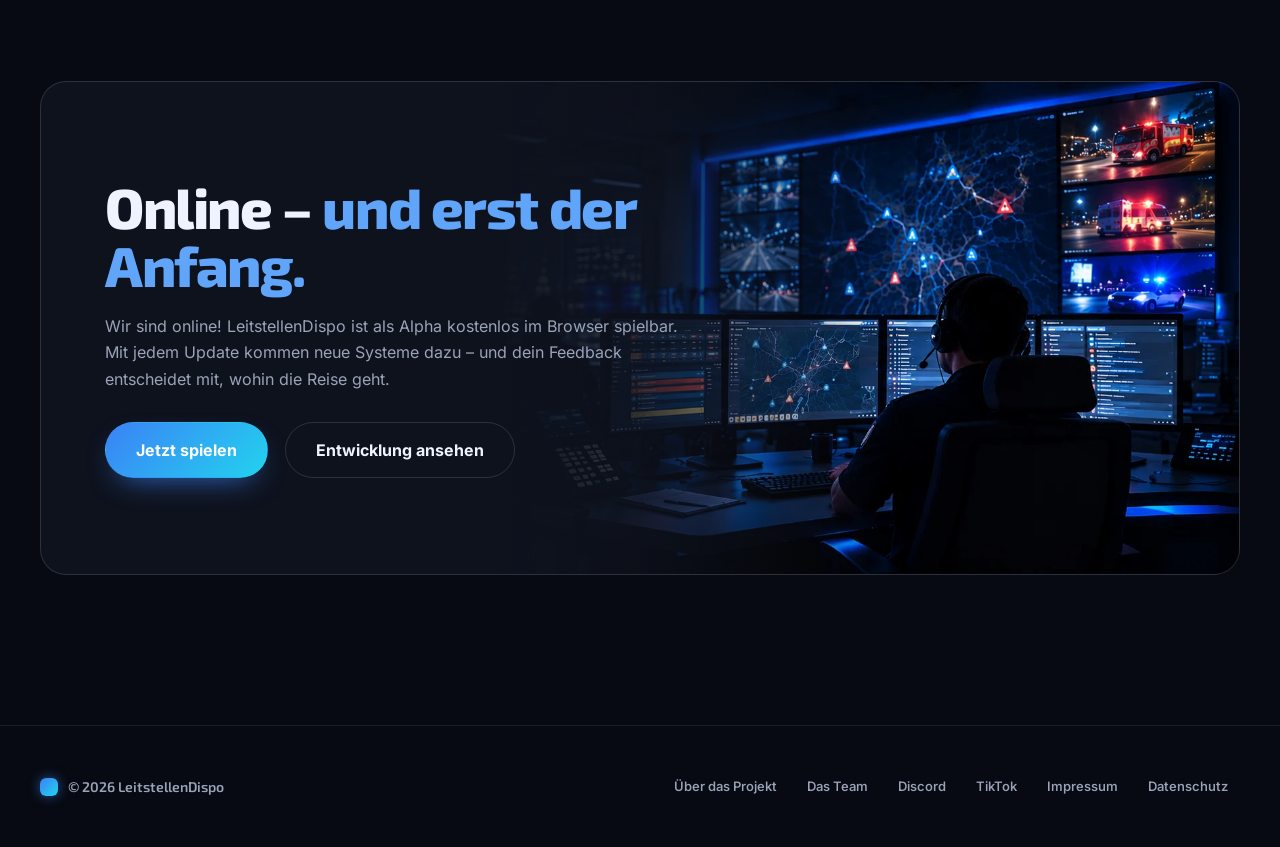
<file: ueber-das-projekt.html>
<!DOCTYPE html>
<html lang="de">
<head>
  <meta charset="UTF-8">
  <meta name="viewport" content="width=device-width, initial-scale=1.0">

  <title>Über das Projekt – LeitstellenDispo</title>

  <meta
    name="description"
    content="Erfahre mehr über die Idee und das Konzept hinter LeitstellenDispo."
  >

  <meta name="theme-color" content="#080a0d">

  <link rel="icon" type="image/png" href="favicon.png">
  <link rel="apple-touch-icon" href="apple-touch-icon.png">

  <link rel="stylesheet" href="style.css?v=202611242318">
</head>

<body>

  <!-- =========================
       HEADER
  ========================== -->

  <header>
    <div class="container nav">

      <a href="index.html" class="brand">
        <span class="brand-mark"></span>
        LEITSTELLENDISPO
      </a>

      <nav>

        <a href="index.html">
          Startseite
        </a>

        <a href="funktionen.html">
          Funktionen
        </a>

        <a href="entwicklung.html">
          Entwicklung
        </a>

        <a
          href="https://spiel.leitstellendispo.de"
          class="nav-discord nav-spielen"
        >
          Jetzt spielen
        </a>

        <a
          href="https://discord.gg/KMWrWCFdTn"
          target="_blank"
          rel="noopener"
          class="nav-discord"
        >
          Discord
        </a>

        <button
          class="menu-button"
          id="menuButton"
          type="button"
          aria-label="Menü öffnen"
          aria-expanded="false"
        >

          <span
            class="menu-icon"
            aria-hidden="true"
          >
            <span></span>
            <span></span>
            <span></span>
          </span>

          <span class="menu-button-label">
            Mehr
          </span>

        </button>

      </nav>

    </div>
  </header>


  <!-- =========================
       MENU
  ========================== -->

  <div
    class="menu-overlay"
    id="menuOverlay"
    aria-hidden="true"
  >

    <aside
      class="menu-panel"
      aria-label="Zusätzliche Navigation"
    >

      <div class="menu-panel-heading">

        <span>
          LeitstellenDispo
        </span>

        <h2>
          Mehr
          <span>entdecken.</span>
        </h2>

      </div>


      <!-- NAVIGATION -->

     <div class="menu-card">

  <button
    class="menu-card-toggle"
    type="button"
    aria-expanded="false"
  >

    <span>
      Navigation
    </span>

    <span class="menu-card-arrow">
      +
    </span>

  </button>

  <div class="menu-card-content">

    <div class="menu-card-inner">

      <div class="menu-links">

        <a href="index.html">
          Startseite
        </a>

        <a href="funktionen.html">
          Funktionen
        </a>

        <a href="entwicklung.html">
          Entwicklung
        </a>

        <a href="ueber-das-projekt.html">
          Über das Projekt
        </a>

      </div>

    </div>

  </div>

</div>


      <!-- COMMUNITY -->

      <div class="menu-card">

        <button
          class="menu-card-toggle"
          type="button"
          aria-expanded="false"
        >

          <span>
            Community
          </span>

          <span class="menu-card-arrow">
            +
          </span>

        </button>

        <div class="menu-card-content">

          <div class="menu-card-inner">

            <div class="menu-links">

              <a
                href="community.html"
              >
                Discord
              </a>

              <a href="feedback.html">
                Feedback
              </a>

            </div>

          </div>

        </div>

      </div>


      <!-- KONTAKT -->

      <div class="menu-card">

        <button
          class="menu-card-toggle"
          type="button"
          aria-expanded="false"
        >

          <span>
            Kontakt
          </span>

          <span class="menu-card-arrow">
            +
          </span>

        </button>

        <div class="menu-card-content">

          <div class="menu-card-inner">

            <div class="menu-links">

              <a href="fragen.html">
                Fragen?
              </a>

            <a href="team.html">Das Team</a>
          

              <a href="kooperationen.html">
                Kooperationen
              </a>

            </div>

          </div>

        </div>

      </div>


      <!-- RECHTLICHES -->

      <div class="menu-card">

        <button
          class="menu-card-toggle"
          type="button"
          aria-expanded="false"
        >

          <span>
            Rechtliches
          </span>

          <span class="menu-card-arrow">
            +
          </span>

        </button>

        <div class="menu-card-content">

          <div class="menu-card-inner">

            <div class="menu-links">

              <a href="impressum.html">
                Impressum
              </a>

              <a href="datenschutz.html">
                Datenschutz
              </a>

            </div>

          </div>

        </div>

      </div>


      <div class="menu-footer">
        LeitstellenDispo · v0.1.0-alpha · online
      </div>

    </aside>

  </div>


  <main>

    <section class="hero">
      <div class="container">
        <div class="hero-content">
          <div class="eyebrow">
            Über das Projekt
          </div>
          <h1>
            Die Idee hinter
            <span>LeitstellenDispo.</span>
          </h1>
          <p class="hero-text">
            LeitstellenDispo ist eine moderne Simulation rund um Leitstellen, Einsätze,
            Fahrzeuge und Wachen.
          </p>
        </div>
      </div>
    </section>


    <section>
      <div class="container">

        <div class="section-heading">
          <div class="section-title">
            <div class="section-kicker">
              Die Idee
            </div>
            <h2>
              Deine Leitstelle.
              <span>Deine Entscheidungen.</span>
            </h2>
          </div>
          <p class="section-description">
            Im Mittelpunkt steht die Idee, eine moderne und übersichtliche Leitstellen-Simulation
            zu schaffen, bei der die eigene Leitstelle Schritt für Schritt wächst.
          </p>
        </div>

        <ol class="ablauf ablauf--drei">
          <li>
            <span class="ablauf-icon" aria-hidden="true">📋</span>
            <span class="ablauf-schritt">Verwalten</span>
            <h3>Alles im Überblick.</h3>
            <p>Verwalte Wachen, Fahrzeuge und Einsätze und behalte deine Leitstelle im Überblick.</p>
          </li>
          <li>
            <span class="ablauf-icon" aria-hidden="true">🎯</span>
            <span class="ablauf-schritt">Entscheiden</span>
            <h3>Du schickst los.</h3>
            <p>Entscheide selbst, welche Einsatzmittel zu welchem Einsatz geschickt werden.</p>
          </li>
          <li>
            <span class="ablauf-icon" aria-hidden="true">🏗️</span>
            <span class="ablauf-schritt">Aufbauen</span>
            <h3>Wache für Wache.</h3>
            <p>Erweitere dein Wachennetz und entwickle deine eigene Leitstelle immer weiter.</p>
          </li>
        </ol>

      </div>
    </section>


    <section>
      <div class="container">
        <div class="community-box community-box-bild">
          <h2>
            Online –
            <span>und erst der Anfang.</span>
          </h2>
          <p>
            Wir sind online! LeitstellenDispo ist als Alpha kostenlos im Browser spielbar.
            Mit jedem Update kommen neue Systeme dazu – und dein Feedback entscheidet mit,
            wohin die Reise geht.
          </p>
          <a
            href="https://spiel.leitstellendispo.de"
            class="button button-primary"
          >
            Jetzt spielen
          </a>
          <a
            href="entwicklung.html"
            class="button button-secondary"
          >
            Entwicklung ansehen
          </a>
        </div>
      </div>
    </section>

  </main>


  <!-- =========================
       FOOTER
  ========================== -->

  <footer>

    <div class="container footer-inner">

      <div class="footer-copy">
        © 2026 LeitstellenDispo
      </div>

      <div class="footer-links">

        <a href="ueber-das-projekt.html">
          Über das Projekt
        </a>

        <a href="team.html">
          Das Team
        </a>

        <a
          href="https://discord.gg/KMWrWCFdTn"
          target="_blank"
          rel="noopener"
        >
          Discord
        </a>

        <a
          href="https://www.tiktok.com/@leitstellendispo"
          target="_blank"
          rel="noopener"
        >
          TikTok
        </a>

        <a href="impressum.html">
          Impressum
        </a>

        <a href="datenschutz.html">
          Datenschutz
        </a>

      </div>

    </div>

  </footer>

  <script src="script.js?v=202611242318"></script>

</body>
</html>
</file>
<file: style.css>
/* =========================================================
   LEITSTELLENDISPO – Design „Einsatzmonitor“
   Ruhige dunkle Flächen, Blaulicht-Schein im Kopfbereich,
   Verläufe Blau → Cyan, Bausteine wie auf dem Leitstellen-Monitor
   (Protokoll, Status-Lampen, FMS-Tasten). Schriften liegen lokal in /fonts.

   Aufbau: Grundlagen → Kopfleiste & Menü → Abschnitte & Überschriften
   → Hero → Knöpfe → Karten → Bausteine der einzelnen Seiten
   → Fußzeile → Einblenden → Tablet & Handy → Weniger Bewegung
========================================================= */

@font-face {
  font-family: "Inter";
  src: url("fonts/inter.woff2") format("woff2");
  font-weight: 100 900;
  font-display: swap;
}

@font-face {
  font-family: "Exo 2";
  src: url("fonts/exo2.woff2") format("woff2");
  font-weight: 100 900;
  font-display: swap;
}

/* =========================================================
   GRUNDLAGEN
========================================================= */

:root {
  --bg: #070a12;
  --bg-soft: #0a1020;
  --surface: #0e1628;
  --surface-2: #142039;
  --glas: rgba(16, 26, 48, 0.62);
  --karte: #0e121d;
  --karte-hell: #131826;
  --border: rgba(148, 178, 255, 0.12);
  --border-hell: rgba(148, 178, 255, 0.24);
  --linie: rgba(255, 255, 255, 0.07);
  --linie-hell: rgba(255, 255, 255, 0.13);
  --text: #eef3ff;
  --muted: #9aa3b8;
  --leise: #66738f;
  --blau: #3b82f6;
  --blau-hell: #60a5fa;
  --cyan: #22d3ee;
  --rot: #ff3d5a;
  --orange: #ff9a3c;
  --green: #34d399;
  --lila: #8b5cf6;

  /* alte Namen, falls noch irgendwo benutzt */
  --red: var(--blau);
  --red-soft: rgba(59, 130, 246, 0.14);
  --verlauf: linear-gradient(135deg, #3b82f6 0%, #22d3ee 100%);
  --verlauf-heiss: linear-gradient(135deg, #ff3d5a 0%, #ff9a3c 100%);
  --rahmen-verlauf: linear-gradient(140deg, rgba(96, 165, 250, 0.55), rgba(148, 178, 255, 0.08) 40%, rgba(34, 211, 238, 0.35));
  --glow: 0 0 0 1px rgba(96, 165, 250, 0.25), 0 18px 50px -12px rgba(59, 130, 246, 0.45);
  --schrift: "Inter", -apple-system, BlinkMacSystemFont, "Segoe UI", Roboto, Arial, sans-serif;
  --schrift-titel: "Exo 2", "Inter", -apple-system, "Segoe UI", sans-serif;
  --mono: ui-monospace, "Cascadia Mono", Consolas, "SFMono-Regular", monospace;
  --max-width: 1200px;
  --radius: 20px;
}

* {
  margin: 0;
  padding: 0;
  box-sizing: border-box;
}

html {
  scroll-behavior: smooth;
}

body {
  position: relative;
  min-height: 100vh;
  background: var(--bg);
  color: var(--text);
  font-family: var(--schrift);
  line-height: 1.65;
  overflow-x: hidden;
  -webkit-font-smoothing: antialiased;
}

/* Lebendiger Hintergrund: langsam wandernde Lichter */
body::before {
  content: "";
  position: fixed;
  inset: -20vmax;
  z-index: -2;
  pointer-events: none;
  background:
    radial-gradient(40vmax 40vmax at 85% 10%, rgba(59, 130, 246, 0.10), transparent 60%),
    radial-gradient(34vmax 34vmax at 5% 60%, rgba(34, 211, 238, 0.05), transparent 60%);
  filter: blur(10px);
  animation: lichter 26s ease-in-out infinite alternate;
}

/* Feines Raster – derzeit ausgeblendet */
body::after {
  content: "";
  position: fixed;
  inset: 0;
  z-index: -1;
  display: none;
  pointer-events: none;
  background-image:
    linear-gradient(rgba(148, 178, 255, 0.045) 1px, transparent 1px),
    linear-gradient(90deg, rgba(148, 178, 255, 0.045) 1px, transparent 1px);
  background-size: 64px 64px;
  mask-image: radial-gradient(ellipse at 50% 0%, black 10%, transparent 70%);
  -webkit-mask-image: radial-gradient(ellipse at 50% 0%, black 10%, transparent 70%);
}

@keyframes lichter {
  0%   { transform: translate3d(0, 0, 0) rotate(0deg); }
  50%  { transform: translate3d(4vmax, -3vmax, 0) rotate(8deg); }
  100% { transform: translate3d(-3vmax, 4vmax, 0) rotate(-6deg); }
}

body.menu-open {
  overflow: hidden;
}

::selection {
  background: rgba(59, 130, 246, 0.45);
  color: #fff;
}

a {
  color: inherit;
  text-decoration: none;
}

button {
  font: inherit;
}

img,
svg,
video,
iframe {
  max-width: 100%;
}

:focus-visible {
  outline: 2px solid var(--cyan);
  outline-offset: 3px;
  border-radius: 8px;
}

.container {
  width: min(calc(100% - 40px), var(--max-width));
  margin: 0 auto;
}

h1,
h2,
h3 {
  font-family: var(--schrift-titel);
  font-weight: 800;
}

/* =========================================================
   KOPFLEISTE – volle Breite, Linie unten
========================================================= */

header {
  position: sticky;
  top: 0;
  z-index: 100;
  border-bottom: 1px solid var(--linie);
  background: rgba(7, 10, 18, 0.82);
  backdrop-filter: blur(16px) saturate(140%);
  -webkit-backdrop-filter: blur(16px) saturate(140%);
}

.nav {
  display: flex;
  align-items: center;
  justify-content: space-between;
  gap: 18px;
  min-height: 80px;
  border-radius: 0;
}

.brand {
  display: flex;
  align-items: center;
  gap: 12px;
  font-family: var(--schrift-titel);
  font-size: 17px;
  font-weight: 800;
  letter-spacing: 0.08em;
}

/* Blaulicht im Logo */
.brand-mark {
  position: relative;
  width: 26px;
  height: 26px;
  flex-shrink: 0;
  border-radius: 8px;
  background: var(--verlauf);
  box-shadow: 0 0 18px rgba(59, 130, 246, 0.6);
}

.brand-mark::before,
.brand-mark::after {
  content: "";
  position: absolute;
  top: 8px;
  width: 6px;
  height: 10px;
  border-radius: 3px 3px 1px 1px;
  background: #fff;
}

.brand-mark::before {
  left: 6px;
  animation: blaulicht-links 1.4s steps(1) infinite;
}

.brand-mark::after {
  right: 6px;
  animation: blaulicht-rechts 1.4s steps(1) infinite;
}

@keyframes blaulicht-links {
  0%, 50% { opacity: 1; box-shadow: 0 0 10px #fff; }
  25%, 75% { opacity: 0.35; box-shadow: none; }
}

@keyframes blaulicht-rechts {
  0%, 50% { opacity: 0.35; box-shadow: none; }
  25%, 75% { opacity: 1; box-shadow: 0 0 10px #fff; }
}

nav {
  display: flex;
  align-items: center;
  gap: 6px;
}

nav a {
  position: relative;
  padding: 8px 12px;
  border-radius: 10px;
  color: #b3bccf;
  font-size: 15px;
  font-weight: 500;
  transition: color 0.2s ease, background 0.2s ease;
}

nav a:hover {
  color: var(--text);
}

nav a[aria-current="page"] {
  color: var(--text);
}

nav a[aria-current="page"]::after {
  content: "";
  position: absolute;
  left: 12px;
  right: 12px;
  bottom: 2px;
  height: 1px;
  border-radius: 2px;
  background: var(--verlauf);
}

.nav-discord {
  margin-left: 6px;
  padding: 10px 16px;
  border: 1px solid var(--linie-hell);
  border-radius: 999px;
  white-space: nowrap;
  color: var(--text) !important;
}

.nav-discord:hover {
  border-color: var(--border-hell);
}

.nav-spielen {
  position: relative;
  overflow: hidden;
  padding: 11px 22px;
  border: 0;
  background: var(--verlauf);
  color: #fff !important;
  font-weight: 700;
}

.nav-spielen:hover {
  background: var(--verlauf);
  filter: brightness(1.1);
}


/* =========================================================
   MENÜ-KNOPF
========================================================= */

.menu-button {
  display: inline-flex;
  align-items: center;
  justify-content: center;
  gap: 9px;
  min-height: 42px;
  margin-left: 4px;
  padding: 0 14px;
  border: 1px solid var(--linie-hell);
  border-radius: 999px;
  background: none;
  color: var(--text);
  cursor: pointer;
  font-size: 13px;
  font-weight: 700;
  transition: background 0.2s ease, border-color 0.2s ease;
}

.menu-button:hover {
  background: rgba(148, 178, 255, 0.1);
  border-color: var(--border-hell);
}

.menu-icon {
  display: flex;
  flex-direction: column;
  gap: 4px;
  width: 16px;
}

.menu-icon span {
  display: block;
  width: 16px;
  height: 2px;
  border-radius: 2px;
  background: currentColor;
  transition: transform 0.25s ease, opacity 0.2s ease;
}

.menu-button.open .menu-icon span:nth-child(1) {
  transform: translateY(6px) rotate(45deg);
}

.menu-button.open .menu-icon span:nth-child(2) {
  opacity: 0;
}

.menu-button.open .menu-icon span:nth-child(3) {
  transform: translateY(-6px) rotate(-45deg);
}


/* =========================================================
   SEITENMENÜ
========================================================= */

.menu-overlay {
  position: fixed;
  inset: 0;
  z-index: 200;
  display: flex;
  justify-content: flex-end;
  background: rgba(2, 5, 14, 0.55);
  backdrop-filter: blur(6px);
  -webkit-backdrop-filter: blur(6px);
  opacity: 0;
  visibility: hidden;
  pointer-events: none;
  transition: opacity 0.25s ease, visibility 0.25s ease;
}

.menu-overlay.open {
  opacity: 1;
  visibility: visible;
  pointer-events: auto;
}

.menu-panel {
  width: min(430px, 100%);
  height: 100%;
  overflow-y: auto;
  padding: 96px 22px 28px;
  border-left: 1px solid var(--border);
  background:
    radial-gradient(circle at 90% 0%, rgba(59, 130, 246, 0.22), transparent 40%),
    radial-gradient(circle at 0% 100%, rgba(34, 211, 238, 0.1), transparent 40%),
    rgba(8, 13, 28, 0.96);
  box-shadow: -30px 0 80px rgba(0, 0, 0, 0.5);
  transform: translateX(40px);
  transition: transform 0.35s cubic-bezier(0.2, 0.8, 0.2, 1);
}

.menu-overlay.open .menu-panel {
  transform: translateX(0);
}

.menu-panel-heading {
  margin-bottom: 20px;
  padding: 0 4px;
}

.menu-panel-heading span {
  display: block;
  margin-bottom: 5px;
  background: var(--verlauf);
  -webkit-background-clip: text;
  background-clip: text;
  color: transparent;
  font-size: 11px;
  font-weight: 800;
  letter-spacing: 0.18em;
  text-transform: uppercase;
}

.menu-panel-heading h2 {
  margin-top: 8px;
  font-size: 34px;
  letter-spacing: -0.01em;
}

.menu-card {
  margin-top: 10px;
  overflow: hidden;
  border: 1px solid var(--border);
  border-radius: 16px;
  background: rgba(148, 178, 255, 0.035);
  transition: border-color 0.2s ease, background 0.2s ease;
}

.menu-card.open {
  border-color: rgba(96, 165, 250, 0.35);
  background: rgba(59, 130, 246, 0.07);
}

.menu-card-toggle {
  width: 100%;
  min-height: 58px;
  padding: 0 18px;
  display: flex;
  align-items: center;
  justify-content: space-between;
  border: 0;
  background: transparent;
  color: var(--text);
  cursor: pointer;
  text-align: left;
  font-family: var(--schrift-titel);
  font-size: 16px;
  font-weight: 700;
}

.menu-card-arrow {
  display: grid;
  place-items: center;
  width: 28px;
  height: 28px;
  border-radius: 9px;
  background: rgba(148, 178, 255, 0.08);
  color: var(--muted);
  font-size: 18px;
  font-weight: 400;
  transition: transform 0.25s ease, background 0.2s ease, color 0.2s ease;
}

.menu-card.open .menu-card-arrow {
  background: var(--verlauf);
  color: #fff;
  transform: rotate(45deg);
}

.menu-card-content {
  display: grid;
  grid-template-rows: 0fr;
  transition: grid-template-rows 0.3s ease;
}

.menu-card-inner {
  min-height: 0;
  overflow: hidden;
}

.menu-card.open .menu-card-content {
  grid-template-rows: 1fr;
}

.menu-links {
  padding: 0 10px 10px;
}

.menu-links a {
  display: flex;
  align-items: center;
  justify-content: space-between;
  min-height: 44px;
  padding: 0 12px;
  border-radius: 10px;
  color: var(--muted);
  font-size: 14px;
  font-weight: 550;
  transition: color 0.2s ease, background 0.2s ease, padding 0.2s ease;
}

.menu-links a:hover {
  padding-left: 16px;
  background: rgba(148, 178, 255, 0.08);
  color: var(--text);
}

.menu-links a::after {
  content: "→";
  color: var(--blau-hell);
  font-size: 13px;
}

.menu-footer {
  margin-top: 24px;
  padding: 0 4px;
  color: var(--leise);
  font-size: 12px;
}

/* =========================================================
   ABSCHNITTE & ÜBERSCHRIFTEN
========================================================= */

main {
  min-width: 0;
}

section {
  position: relative;
  padding: 110px 0;
}

main > section + section {
  border-top: 1px solid var(--linie);
}

.abschnitt-getoent {
  background:
    radial-gradient(900px 520px at 0% 0%, rgba(59, 130, 246, 0.15), transparent 65%),
    linear-gradient(180deg, rgba(16, 22, 38, 0.7), rgba(7, 10, 18, 0));
}

.section-heading {
  display: flex;
  align-items: flex-end;
  justify-content: space-between;
  gap: 40px;
  margin-bottom: 50px;
}

.section-title {
  max-width: 680px;
}

h1 {
  max-width: 1000px;
  font-size: clamp(46px, 6.6vw, 96px);
  line-height: 1;
  letter-spacing: -0.03em;
}

h1 span {
  background: linear-gradient(100deg, #60a5fa 0%, #22d3ee 100%);
  -webkit-background-clip: text;
  background-clip: text;
  color: transparent;
}

h2 {
  font-size: clamp(36px, 4.4vw, 60px);
  line-height: 1.04;
  letter-spacing: -0.025em;
}

h2 span {
  color: var(--blau-hell);
}

h3 {
  letter-spacing: -0.01em;
}

.section-description {
  max-width: 420px;
  color: var(--muted);
  font-size: 17px;
}

/* Kicker mit Schrägstrich (über Überschriften und im Hero) */
.section-kicker,
.eyebrow {
  display: inline-flex;
  align-items: center;
  gap: 12px;
  border-radius: 0;
  color: #c9d2e6;
  font-size: 15px;
  font-weight: 600;
  letter-spacing: 0;
}

.section-kicker {
  margin-bottom: 16px;
}

.eyebrow {
  margin-bottom: 26px;
}

.section-kicker::before,
.eyebrow::before {
  content: "";
  width: 6px;
  height: 16px;
  border-radius: 2px;
  background: var(--verlauf);
  transform: skewX(-24deg);
}

.eyebrow::before {
  flex-shrink: 0;
}

.eyebrow-live::before {
  display: none;
}

/* =========================================================
   HERO
========================================================= */

.hero {
  min-height: calc(100vh - 92px);
  display: flex;
  align-items: center;
  padding: 80px 0 100px;
  isolation: isolate;
  overflow: hidden;
}

/* Blaulicht-Schein links und rechts im Wechsel */
.hero::before,
.hero > .container::before {
  content: "";
  position: absolute;
  top: -300px;
  z-index: -1;
  width: 760px;
  height: 580px;
  border-radius: 50%;
  background: radial-gradient(ellipse, rgba(59, 130, 246, 0.5), rgba(37, 99, 235, 0.12) 45%, transparent 68%);
  filter: blur(50px);
  pointer-events: none;
  animation: blaulicht-schein 2.6s ease-in-out infinite;
}

.hero::before {
  left: -6%;
}

.hero > .container::before {
  right: -6%;
  background: radial-gradient(ellipse, rgba(34, 140, 255, 0.45), rgba(34, 211, 238, 0.10) 45%, transparent 68%);
  animation-delay: -1.3s;
}

/* Doppelblitz wie ein echtes Blaulicht, nur sehr weich */
@keyframes blaulicht-schein {
  0%, 100% { opacity: 0.12; }
  8%       { opacity: 1; }
  16%      { opacity: 0.3; }
  24%      { opacity: 0.85; }
  42%      { opacity: 0.12; }
}

.hero-content {
  max-width: 860px;
}

/* Unterseiten: Leitstellen-Bild weich im Hintergrund des Kopfbereichs */
.hero:not(:has(.hero-raster))::after {
  content: "";
  position: absolute;
  top: 0;
  right: 0;
  bottom: 0;
  z-index: -1;
  width: 62%;
  background: url("bilder/leitstelle-community.webp") right center / cover no-repeat;
  opacity: 0.45;
  mask-image: radial-gradient(ellipse 80% 75% at 70% 50%, black 25%, transparent 75%);
  -webkit-mask-image: radial-gradient(ellipse 80% 75% at 70% 50%, black 25%, transparent 75%);
  pointer-events: none;
}

.hero-text {
  max-width: 640px;
  margin-top: 28px;
  color: var(--muted);
  font-size: clamp(17px, 1.6vw, 20px);
}

.hero-actions {
  display: flex;
  flex-wrap: wrap;
  gap: 14px;
  margin-top: 38px;
}

.hero-zusatz {
  margin-top: 20px;
  color: var(--leise);
  font-size: 13px;
}

.hero-zusatz a {
  color: var(--text);
  border-bottom: 1px solid rgba(148, 178, 255, 0.35);
  transition: border-color 0.2s ease;
}

.hero-zusatz a:hover {
  border-color: var(--cyan);
}

.hero-raster {
  display: grid;
  grid-template-columns: minmax(0, 1fr) minmax(0, 1.05fr);
  gap: 60px;
  align-items: center;
}

.hero-raster h1 {
  font-size: clamp(40px, 4.3vw, 66px);
}

/* Rechts: Screenshot im 3D-Rahmen mit schwebenden Karten */
.hero-karte {
  position: relative;
  perspective: 1600px;
  padding: 40px 0 60px;
  animation: karte-rein 1s cubic-bezier(0.2, 0.8, 0.2, 1) both 0.15s;
}

.hero-bild {
  position: relative;
  border-radius: 18px;
  padding: 1px;
  background: var(--rahmen-verlauf);
  box-shadow: 0 40px 100px -20px rgba(0, 0, 0, 0.8), 0 0 80px -10px rgba(59, 130, 246, 0.4);
  transform: rotateY(-14deg) rotateX(6deg) rotateZ(1deg);
  transform-style: preserve-3d;
  transition: transform 0.6s cubic-bezier(0.2, 0.8, 0.2, 1);
}

.hero-karte:hover .hero-bild {
  transform: rotateY(-6deg) rotateX(3deg);
}

.hero-bild img {
  display: block;
  width: 100%;
  height: auto;
  border-radius: 17px;
}

.hero-bild::after {
  content: "";
  position: absolute;
  inset: 1px;
  border-radius: 17px;
  background: linear-gradient(115deg, rgba(255, 255, 255, 0.14), transparent 35%, transparent 70%, rgba(5, 8, 20, 0.5));
  pointer-events: none;
}

.hero-karte .notruf {
  position: absolute;
  top: 0;
  left: -40px;
  z-index: 2;
  width: min(330px, 80%);
  animation: schweben 6s ease-in-out infinite;
}

.hero-karte .status-liste {
  position: absolute;
  right: -20px;
  bottom: 0;
  z-index: 2;
  width: min(340px, 82%);
  animation: schweben 7s ease-in-out infinite reverse;
}

@keyframes schweben {
  50% { transform: translateY(-10px); }
}

@keyframes karte-rein {
  from { opacity: 0; transform: translateY(30px) scale(0.97); }
}

.notruf {
  padding: 20px;
  border: 1px solid rgba(255, 61, 90, 0.4);
  border-radius: 18px;
  background: rgba(14, 20, 38, 0.88);
  backdrop-filter: blur(16px);
  -webkit-backdrop-filter: blur(16px);
  box-shadow: 0 24px 60px rgba(0, 0, 0, 0.55), 0 0 40px -10px rgba(255, 61, 90, 0.5);
}

.notruf-kopf {
  display: flex;
  align-items: center;
  gap: 8px;
  color: #ff8fa0;
  font-size: 11px;
  font-weight: 800;
  letter-spacing: 0.12em;
  text-transform: uppercase;
}

.notruf-blink {
  width: 9px;
  height: 9px;
  border-radius: 50%;
  background: var(--rot);
  box-shadow: 0 0 12px var(--rot);
  animation: blinken 1s ease-in-out infinite;
}

.notruf-titel {
  display: block;
  margin-top: 10px;
  font-family: var(--schrift-titel);
  font-size: 21px;
  line-height: 1.2;
}

.notruf-adresse,
.notruf-label {
  color: var(--muted);
  font-size: 13px;
}

.notruf-label {
  margin-top: 14px;
  font-size: 10px;
  font-weight: 700;
  letter-spacing: 0.14em;
  text-transform: uppercase;
}

.notruf-chips {
  display: flex;
  flex-wrap: wrap;
  gap: 6px;
  margin-top: 8px;
}

.notruf-chips span {
  padding: 5px 10px;
  border: 1px solid var(--border-hell);
  border-radius: 999px;
  background: rgba(59, 130, 246, 0.12);
  font-size: 12px;
  font-weight: 650;
}

.status-liste {
  list-style: none;
  display: grid;
  gap: 8px;
}

.status-liste li {
  display: flex;
  align-items: center;
  gap: 10px;
  padding: 10px 14px;
  border: 1px solid var(--border);
  border-radius: 14px;
  background: rgba(14, 20, 38, 0.88);
  backdrop-filter: blur(14px);
  -webkit-backdrop-filter: blur(14px);
  box-shadow: 0 14px 34px rgba(0, 0, 0, 0.45);
  font-size: 13px;
  font-weight: 550;
}

.status-liste em {
  margin-left: auto;
  color: var(--muted);
  font-style: normal;
  font-size: 12px;
  white-space: nowrap;
}

/* FMS-Status-Kacheln */
.fms {
  display: inline-grid;
  place-items: center;
  width: 26px;
  height: 26px;
  flex-shrink: 0;
  border-radius: 8px;
  color: #04110a;
  font-family: var(--schrift-titel);
  font-size: 14px;
  font-weight: 800;
}

.fms-2 { background: var(--green); box-shadow: 0 0 14px rgba(52, 211, 153, 0.5); }
.fms-3 { background: #fbbf24; box-shadow: 0 0 14px rgba(251, 191, 36, 0.5); }
.fms-4 { background: var(--orange); box-shadow: 0 0 14px rgba(255, 154, 60, 0.5); }
.fms-5 { background: var(--blau-hell); box-shadow: 0 0 14px rgba(96, 165, 250, 0.6); animation: blinken 1.4s ease-in-out infinite; }
.fms-notruf {
  background: var(--rot);
  box-shadow: 0 0 14px rgba(255, 61, 90, 0.6);
  color: #fff;
}

.fms-du {
  background: var(--blau);
  box-shadow: 0 0 14px rgba(59, 130, 246, 0.6);
  color: #fff;
  font-size: 10px;
}

@keyframes blinken {
  50% { opacity: 0.35; }
}

/* Lampen für Status-Anzeigen */
.lampe {
  display: inline-block;
  width: 9px;
  height: 9px;
  flex-shrink: 0;
  border-radius: 50%;
  background: var(--farbe, var(--blau-hell));
  box-shadow: 0 0 10px var(--farbe, var(--blau-hell));
}

.lampe--gruen { --farbe: var(--green); }
.lampe--blau  { --farbe: var(--blau-hell); }
.lampe--gelb  { --farbe: #fbbf24; }
.lampe--rot   { --farbe: var(--rot); animation: blinken 1.2s ease-in-out infinite; }

.lage-leiste {
  list-style: none;
  display: inline-flex;
  flex-wrap: wrap;
  margin-top: 64px;
  border: 1px solid var(--linie-hell);
  border-radius: 16px;
  background: rgba(14, 18, 29, 0.75);
  color: var(--muted);
  font-size: 14px;
}

.lage-leiste li {
  display: flex;
  align-items: center;
  gap: 10px;
  padding: 15px 22px;
}

.lage-leiste li + li {
  border-left: 1px solid var(--linie);
}

.lage-leiste b {
  color: var(--text);
  font-family: var(--mono);
  font-size: 12px;
  letter-spacing: 0.12em;
  text-transform: uppercase;
}


/* =========================================================
   KNÖPFE – Pillen
========================================================= */

.button {
  position: relative;
  overflow: hidden;
  display: inline-flex;
  align-items: center;
  justify-content: center;
  gap: 8px;
  min-height: 56px;
  padding: 0 30px;
  border: 1px solid transparent;
  border-radius: 999px;
  font-size: 16px;
  font-weight: 700;
  transition: transform 0.2s ease, box-shadow 0.25s ease, border-color 0.2s ease, background 0.2s ease;
}

.button:hover {
  transform: translateY(-2px);
}

.button:active {
  transform: translateY(0) scale(0.98);
}

.button-primary {
  background: var(--verlauf);
  box-shadow: 0 12px 30px -14px rgba(59, 130, 246, 0.9);
  color: #fff;
}

.button-primary:hover {
  box-shadow: 0 16px 36px -12px rgba(34, 211, 238, 0.7);
}

/* Glanz, der beim Drüberfahren über den Knopf läuft */
.button-primary::after {
  content: "";
  position: absolute;
  top: 0;
  left: -60%;
  width: 40%;
  height: 100%;
  background: linear-gradient(100deg, transparent, rgba(255, 255, 255, 0.45), transparent);
  transform: skewX(-20deg);
  transition: left 0.6s ease;
}

.button-primary:hover::after {
  left: 130%;
}

.button-secondary {
  border-color: var(--linie-hell);
  color: var(--text);
}

.button-secondary:hover {
  border-color: rgba(255, 255, 255, 0.35);
  background: rgba(255, 255, 255, 0.04);
}

/* =========================================================
   KARTEN – gemeinsamer Look: flach, feine Linie, Licht oben links
========================================================= */

.feature,
.entdecken-karte,
.legal-block,
.community-box,
.control-center,
.ablauf li,
.kachel,
.phase-karte,
.fahrzeug-karte,
.faq-eintrag {
  border: 1px solid var(--linie-hell);
  border-radius: 22px;
  background:
    radial-gradient(520px 240px at 0% 0%, rgba(59, 130, 246, 0.12), transparent 70%),
    var(--karte);
}

/* Licht, das der Maus folgt (Position setzt script.js) */
.feature::before,
.entdecken-karte::before {
  content: "";
  position: absolute;
  inset: 0;
  border-radius: inherit;
  background: radial-gradient(420px circle at var(--mx, 50%) var(--my, -20%), rgba(96, 165, 250, 0.16), transparent 45%);
  opacity: 0;
  transition: opacity 0.3s ease;
  pointer-events: none;
}

.feature:hover::before,
.entdecken-karte:hover::before {
  opacity: 1;
}


/* =========================================================
   FUNKTIONS-KARTEN (.features / .feature)
========================================================= */

.feature {
  position: relative;
  overflow: hidden;
  min-height: 260px;
  padding: 34px;
  transition: transform 0.3s cubic-bezier(0.2, 0.8, 0.2, 1), box-shadow 0.3s ease;
}

.feature:hover {
  transform: translateY(-5px);
  box-shadow: var(--glow);
}

.feature h3 {
  margin-top: 28px;
  font-size: 26px;
  line-height: 1.2;
}

.feature p {
  max-width: 470px;
  margin-top: 12px;
  color: var(--muted);
  font-size: 15px;
}

.feature .button {
  margin-top: 24px;
}

.feature-example {
  display: grid;
  gap: 6px;
  margin-top: 20px;
  padding: 16px;
  border: 1px solid var(--border);
  border-radius: 14px;
  background: rgba(5, 8, 20, 0.5);
  font-size: 14px;
  font-weight: 600;
}

.feature-example > div:not(.feature-example-title) {
  display: flex;
  align-items: center;
  gap: 10px;
}

.feature-example > div:not(.feature-example-title)::before {
  content: "";
  width: 8px;
  height: 8px;
  border-radius: 2px;
  background: var(--orange);
  box-shadow: 0 0 8px var(--orange);
}

.feature-example-title {
  margin-bottom: 4px;
  color: var(--muted);
  font-size: 11px;
  font-weight: 800;
  letter-spacing: 0.14em;
  text-transform: uppercase;
}


/* =========================================================
   DASHBOARD-VORSCHAU (Startseite)
========================================================= */

.control-center {
  position: relative;
  overflow: hidden;
  box-shadow: 0 40px 100px -20px rgba(0, 0, 0, 0.7), 0 0 80px -20px rgba(59, 130, 246, 0.35);
}

.window-bar {
  height: 54px;
  padding: 0 20px;
  display: flex;
  align-items: center;
  justify-content: space-between;
  border-bottom: 1px solid var(--border);
  background: rgba(5, 8, 20, 0.5);
}

.window-brand {
  display: flex;
  align-items: center;
  gap: 10px;
  font-family: var(--schrift-titel);
  font-size: 13px;
  font-weight: 800;
  letter-spacing: 0.1em;
}

.window-brand-dot {
  width: 8px;
  height: 8px;
  border-radius: 50%;
  background: var(--rot);
  box-shadow: 0 0 10px var(--rot), 14px 0 0 #fbbf24, 28px 0 0 var(--green);
  margin-right: 28px;
}

.window-status {
  padding: 5px 10px;
  border: 1px solid rgba(52, 211, 153, 0.35);
  border-radius: 999px;
  background: rgba(52, 211, 153, 0.1);
  color: var(--green);
  font-size: 11px;
  font-weight: 800;
  letter-spacing: 0.08em;
  text-transform: uppercase;
}

.dashboard {
  min-height: 500px;
  display: grid;
  grid-template-columns: 250px 1fr 250px;
}

.dashboard-side {
  padding: 20px;
  background: rgba(5, 8, 20, 0.35);
}

.dashboard-left {
  border-right: 1px solid var(--border);
}

.dashboard-right {
  border-left: 1px solid var(--border);
}

.dash-heading {
  margin-bottom: 14px;
  color: var(--muted);
  font-size: 10px;
  font-weight: 800;
  letter-spacing: 0.16em;
  text-transform: uppercase;
}

.incident {
  position: relative;
  margin-bottom: 8px;
  padding: 12px 12px 12px 16px;
  border: 1px solid var(--border);
  border-radius: 12px;
  background: rgba(148, 178, 255, 0.04);
  transition: transform 0.2s ease, border-color 0.2s ease;
}

.incident::before {
  content: "";
  position: absolute;
  left: 0;
  top: 10px;
  bottom: 10px;
  width: 3px;
  border-radius: 0 3px 3px 0;
  background: #fbbf24;
}

.incident:hover {
  transform: translateX(3px);
  border-color: var(--border-hell);
}

.incident.active {
  border-color: rgba(255, 61, 90, 0.45);
  background: rgba(255, 61, 90, 0.1);
  box-shadow: 0 0 24px -8px rgba(255, 61, 90, 0.6);
}

.incident.active::before {
  background: var(--rot);
  box-shadow: 0 0 8px var(--rot);
}

.incident-title {
  font-size: 13px;
  font-weight: 750;
}

.incident-meta {
  margin-top: 3px;
  color: var(--muted);
  font-size: 11px;
}

.vehicle {
  display: flex;
  align-items: center;
  justify-content: space-between;
  gap: 8px;
  padding: 11px 0;
  border-bottom: 1px solid rgba(148, 178, 255, 0.07);
}

.vehicle-name {
  font-family: var(--schrift-titel);
  font-size: 14px;
  font-weight: 700;
}

.vehicle-status {
  display: flex;
  align-items: center;
  gap: 7px;
  color: var(--muted);
  font-size: 11px;
  font-weight: 600;
}

.vehicle-status .fms {
  width: 20px;
  height: 20px;
  border-radius: 6px;
  font-size: 11px;
}

.map {
  position: relative;
  overflow: hidden;
  min-width: 0;
  background:
    radial-gradient(circle at 50% 45%, rgba(59, 130, 246, 0.14), transparent 40%),
    #070c1a;
}

.map::before {
  content: "";
  position: absolute;
  inset: 0;
  background-image:
    linear-gradient(rgba(96, 165, 250, 0.07) 1px, transparent 1px),
    linear-gradient(90deg, rgba(96, 165, 250, 0.07) 1px, transparent 1px);
  background-size: 36px 36px;
}

/* Radar-Strahl über der Karte */
.map::after {
  content: "";
  position: absolute;
  left: 50%;
  top: 50%;
  width: 900px;
  height: 900px;
  margin: -450px 0 0 -450px;
  background: conic-gradient(from 0deg, rgba(34, 211, 238, 0.22), transparent 50deg);
  border-radius: 50%;
  animation: radar 6s linear infinite;
  pointer-events: none;
}

@keyframes radar {
  to { transform: rotate(360deg); }
}

.map-label {
  position: absolute;
  color: rgba(199, 212, 238, 0.4);
  font-size: 10px;
  font-weight: 700;
  letter-spacing: 0.12em;
  text-transform: uppercase;
}

.map-label.one { top: 22%; left: 18%; }
.map-label.two { top: 64%; left: 70%; }
.map-label.three { bottom: 19%; left: 31%; }

.map-road {
  position: absolute;
  width: 130%;
  height: 3px;
  background: linear-gradient(90deg, transparent, rgba(96, 165, 250, 0.35), transparent);
}

.road-one { top: 38%; left: -15%; transform: rotate(24deg); }
.road-two { top: 67%; left: -10%; transform: rotate(-18deg); }

.map-point {
  position: absolute;
  z-index: 1;
  width: 14px;
  height: 14px;
  border-radius: 50%;
  background: var(--rot);
  box-shadow: 0 0 18px var(--rot);
}

.map-point::before {
  content: "";
  position: absolute;
  inset: -3px;
  border-radius: 50%;
  border: 2px solid var(--rot);
  animation: puls-ring 2s ease-out infinite;
}

.point-two,
.point-three {
  background: #fbbf24;
  box-shadow: 0 0 18px #fbbf24;
}

.point-two::before,
.point-three::before {
  border-color: #fbbf24;
}

.point-one { top: 33%; left: 42%; }
.point-two { top: 57%; left: 65%; }
.point-three { top: 70%; left: 28%; }

@keyframes puls-ring {
  from { transform: scale(1); opacity: 0.9; }
  to { transform: scale(3); opacity: 0; }
}

.map-point span {
  position: absolute;
  left: 50%;
  bottom: calc(100% + 10px);
  transform: translateX(-50%);
  padding: 3px 8px;
  border: 1px solid var(--border-hell);
  border-radius: 8px;
  background: rgba(14, 20, 38, 0.92);
  color: var(--text);
  font-size: 11px;
  font-weight: 800;
  white-space: nowrap;
}

.map-ui {
  position: absolute;
  top: 16px;
  right: 16px;
  z-index: 2;
  display: flex;
  gap: 6px;
}

.map-ui span {
  padding: 6px 10px;
  border: 1px solid var(--border);
  border-radius: 9px;
  background: rgba(8, 13, 28, 0.85);
  color: var(--muted);
  font-size: 10px;
  font-weight: 700;
}

.map-ui span:first-child {
  border-color: rgba(96, 165, 250, 0.5);
  color: var(--text);
}


/* =========================================================
   STATISTIK (derzeit ausgeblendet)
========================================================= */

.stats-grid {
  display: grid;
  grid-template-columns: repeat(4, 1fr);
  gap: 16px;
}

.stat {
  padding: 26px;
  border: 1px solid var(--border);
  border-radius: 18px;
  background: var(--glas);
}

.stat-value {
  font-family: var(--schrift-titel);
  font-size: 32px;
  font-weight: 800;
}

.stat-value.live {
  display: flex;
  align-items: center;
  gap: 9px;
}

.live-dot {
  width: 8px;
  height: 8px;
  border-radius: 50%;
  background: var(--green);
}

.stat-label {
  margin-top: 4px;
  color: var(--muted);
  font-size: 11px;
  font-weight: 700;
  letter-spacing: 0.12em;
  text-transform: uppercase;
}

.stat-note {
  margin-top: 5px;
  color: var(--leise);
  font-size: 11px;
}


/* =========================================================
   STARTSEITE: EINBLICKE (Screenshots)
========================================================= */

.einblicke h2 {
  margin-bottom: 36px;
}

.einblick {
  margin: 0;
}

.einblick img {
  display: block;
  width: 100%;
  height: auto;
  border: 1px solid var(--border-hell);
  border-radius: 20px;
  background: var(--surface);
  box-shadow: 0 30px 80px -20px rgba(0, 0, 0, 0.7);
  transition: transform 0.5s cubic-bezier(0.2, 0.8, 0.2, 1), box-shadow 0.5s ease;
}

.einblick:hover img {
  transform: translateY(-6px) scale(1.01);
  box-shadow: 0 40px 90px -20px rgba(0, 0, 0, 0.8), 0 0 60px -15px rgba(59, 130, 246, 0.5);
}

.einblick figcaption {
  display: flex;
  align-items: center;
  gap: 10px;
  margin-top: 14px;
  color: var(--muted);
  font-size: 14px;
}

.einblick figcaption::before {
  content: "";
  width: 22px;
  height: 3px;
  flex-shrink: 0;
  border-radius: 3px;
  background: var(--verlauf);
}

.einblick-gross {
  margin-bottom: 28px;
}

.einblicke-raster {
  display: grid;
  grid-template-columns: repeat(2, minmax(0, 1fr));
  gap: 28px;
}


/* =========================================================
   COMMUNITY- / LAUNCH-BOX
========================================================= */
.community-box {
  position: relative;
  overflow: hidden;
  padding: 72px 64px;
  border-radius: 26px;
  background:
    radial-gradient(900px 360px at 0% 0%, rgba(59, 130, 246, 0.18), transparent 65%),
    var(--karte);
  isolation: isolate;
}

.community-box::before {
  content: "";
  position: absolute;
  right: -120px;
  top: -120px;
  z-index: -1;
  width: 420px;
  height: 420px;
  border-radius: 50%;
  background: radial-gradient(circle, rgba(34, 211, 238, 0.16), transparent 65%);
  filter: blur(20px);
  animation: schweben 9s ease-in-out infinite;
}

.community-box h2 {
  max-width: 680px;
}

.community-box p {
  max-width: 580px;
  margin-top: 18px;
  color: var(--muted);
}

.community-box .button {
  margin-top: 30px;
}

.community-box .button + .button {
  margin-left: 12px;
}

/* ----- Schritte als FMS-Tasten ----- */

.schritte {
  list-style: none;
  display: grid;
  grid-template-columns: repeat(3, minmax(0, 1fr));
  gap: 20px;
  margin: 0 0 30px;
  counter-reset: schritt;
}

.schritte li {
  position: relative;
  padding: 28px 28px 30px;
  border: 1px solid var(--linie-hell);
  border-radius: 20px;
  background: var(--karte-hell);
  color: var(--muted);
  font-size: 15px;
  transition: transform 0.25s ease, border-color 0.25s ease;
}

.schritte li:nth-child(1) { --farbe: var(--green); }
.schritte li:nth-child(2) { --farbe: #fbbf24; }
.schritte li:nth-child(3) { --farbe: var(--blau-hell); }
.schritte li:hover {
  transform: translateY(-4px);
  border-color: rgba(96, 165, 250, 0.45);
}

/* Verbindungslinie zwischen den Schritten */
.schritte li:not(:last-child)::after {
  content: "";
  position: absolute;
  top: 40px;
  right: -15px;
  width: 16px;
  height: 2px;
  background: var(--verlauf);
}

.schritte span {
  display: inline-grid;
  place-items: center;
  width: 38px;
  height: 38px;
  margin-bottom: 14px;
  border-radius: 12px;
  background: var(--verlauf);
  box-shadow: 0 8px 20px -6px rgba(59, 130, 246, 0.8);
  color: #fff;
  font-family: var(--schrift-titel);
  font-size: 18px;
  font-weight: 800;
}

.schritte span.taste {
  width: 54px;
  height: 54px;
  margin-bottom: 20px;
  border-radius: 14px;
  background: var(--farbe);
  box-shadow: inset 0 -4px 0 rgba(0, 0, 0, 0.22), 0 0 22px color-mix(in srgb, var(--farbe) 55%, transparent);
  color: #04110a;
  font-family: var(--mono);
  font-size: 24px;
}

.schritte strong {
  display: block;
  margin-bottom: 6px;
  color: var(--text);
  font-family: var(--schrift-titel);
  font-size: 20px;
}

/* Community-Box mit Leitstellen-Bild (Funktionen) */
.community-box-bild {
  padding-top: 96px;
  padding-bottom: 96px;
  background:
    linear-gradient(90deg, var(--karte) 38%, rgba(14, 18, 29, 0.85) 50%, rgba(14, 18, 29, 0) 70%),
    url("bilder/leitstelle-community.webp") right center / auto 100% no-repeat,
    var(--karte);
}

.community-box-bild::before {
  display: none;
}


/* =========================================================
   „MEHR ENTDECKEN“-KARTEN
========================================================= */

.entdecken-grid {
  display: grid;
  grid-template-columns: repeat(3, minmax(0, 1fr));
  gap: 20px;
}

.entdecken-karte {
  position: relative;
  overflow: hidden;
  display: flex;
  flex-direction: column;
  padding: 32px;
  transition: transform 0.3s cubic-bezier(0.2, 0.8, 0.2, 1), box-shadow 0.3s ease;
}

.entdecken-karte:hover {
  transform: translateY(-6px);
  box-shadow: var(--glow);
}

.entdecken-icon {
  display: inline-grid;
  place-items: center;
  width: 60px;
  height: 60px;
  margin-bottom: 24px;
  border-radius: 18px;
  background: linear-gradient(135deg, rgba(59, 130, 246, 0.35), rgba(34, 211, 238, 0.15));
  border: 1px solid rgba(96, 165, 250, 0.35);
  box-shadow: inset 0 1px 0 rgba(255, 255, 255, 0.15), 0 10px 26px -10px rgba(59, 130, 246, 0.7);
  font-size: 28px;
  transition: transform 0.35s cubic-bezier(0.3, 1.6, 0.5, 1);
}

.entdecken-karte:hover .entdecken-icon {
  transform: scale(1.1) rotate(-6deg);
}

.entdecken-karte h3 {
  font-size: 24px;
}

.entdecken-karte p {
  flex: 1;
  margin-top: 10px;
  color: var(--muted);
  font-size: 15px;
}

.entdecken-link {
  margin-top: 24px;
  color: var(--blau-hell);
  font-size: 14px;
  font-weight: 750;
  transition: letter-spacing 0.25s ease, color 0.25s ease;
}

.entdecken-karte:hover .entdecken-link {
  color: var(--cyan);
  letter-spacing: 0.02em;
}


/* =========================================================
   UNTERSEITEN: Kopfbereich & Rechtliches
========================================================= */

.page-hero {
  padding: 90px 0 60px;
}

.page-hero h1 {
  max-width: 860px;
}

.page-intro {
  max-width: 680px;
  margin-top: 22px;
  color: var(--muted);
  font-size: 17px;
}

.legal {
  padding: 0 0 120px;
}

.legal-content {
  max-width: 840px;
}

.legal-block {
  margin-top: 16px;
  padding: 30px 32px;
}

.legal-block h2 {
  display: flex;
  align-items: center;
  gap: 12px;
  margin-bottom: 14px;
  font-size: 22px;
  line-height: 1.2;
}

.legal-block h2::before {
  content: "";
  width: 4px;
  height: 22px;
  border-radius: 4px;
  background: var(--verlauf);
}

.legal-block p {
  color: #c7d4ee;
}

.legal-block p + p {
  margin-top: 12px;
}

.legal-block a {
  color: var(--blau-hell);
}

.legal-block a:hover {
  text-decoration: underline;
}


/* =========================================================
   LIVE-PUNKT
========================================================= */

.live-punkt {
  display: inline-block;
  width: 8px;
  height: 8px;
  border-radius: 50%;
  background: var(--green);
  box-shadow: 0 0 0 0 rgba(52, 211, 153, 0.6);
  animation: live-puls 1.8s ease-out infinite;
  vertical-align: middle;
}

@keyframes live-puls {
  0%   { box-shadow: 0 0 0 0 rgba(52, 211, 153, 0.6); }
  70%  { box-shadow: 0 0 0 9px rgba(52, 211, 153, 0); }
  100% { box-shadow: 0 0 0 0 rgba(52, 211, 153, 0); }
}


/* =========================================================
   E-MAIL VORÜBERGEHEND NICHT ERREICHBAR
   Zum Reaktivieren: Klasse "email-offline" am Link entfernen
   und den Hinweis "email-offline-hinweis" löschen.
========================================================= */

.email-offline-hinweis {
  display: block;
  margin-top: 10px;
  color: var(--muted);
  font-size: 13px;
  font-style: italic;
}

.community-box .email-offline-hinweis {
  margin-top: 12px;
}

/* =========================================================
   UNTERSEITEN-BAUSTEINE
========================================================= */

/* Gemeinsamer Karten-Look für die neuen Bausteine */
.ablauf li,
.kachel,
.phase-karte,
.fahrzeug-karte,
.faq-eintrag {
  position: relative;
}

.kachel::before,
.phase-karte::before,
.fahrzeug-karte::before {
  content: "";
  position: absolute;
  inset: 0;
  border-radius: inherit;
  background: radial-gradient(380px circle at var(--mx, 50%) var(--my, -20%), rgba(96, 165, 250, 0.16), transparent 45%);
  opacity: 0;
  transition: opacity 0.3s ease;
  pointer-events: none;
}

.kachel:hover::before,
.phase-karte:hover::before,
.fahrzeug-karte:hover::before {
  opacity: 1;
}


/* ----- Ablauf: Schritte mit Verbindungslinie ----- */

.ablauf {
  position: relative;
  list-style: none;
  display: grid;
  grid-template-columns: repeat(4, minmax(0, 1fr));
  gap: 20px;
}

.ablauf--drei {
  grid-template-columns: repeat(3, minmax(0, 1fr));
}

/* Leuchtende Linie durch alle Symbole */
.ablauf::before {
  content: "";
  position: absolute;
  top: 58px;
  left: 8%;
  right: 8%;
  height: 2px;
  background: linear-gradient(90deg, transparent, var(--blau), var(--cyan), var(--lila), transparent);
  box-shadow: 0 0 14px rgba(34, 211, 238, 0.6);
}

.ablauf li {
  padding: 28px 26px;
  transition: transform 0.3s cubic-bezier(0.2, 0.8, 0.2, 1), box-shadow 0.3s ease;
}

.ablauf li:hover {
  transform: translateY(-5px);
  box-shadow: var(--glow);
}

.ablauf-icon {
  position: relative;
  z-index: 1;
  display: grid;
  place-items: center;
  width: 62px;
  height: 62px;
  margin-bottom: 18px;
  border-radius: 20px;
  background: var(--verlauf);
  box-shadow: 0 12px 30px -8px rgba(59, 130, 246, 0.8), inset 0 1px 0 rgba(255, 255, 255, 0.3);
  font-size: 28px;
}

.ablauf li:nth-child(2) .ablauf-icon { background: linear-gradient(135deg, #8b5cf6, #3b82f6); }
.ablauf li:nth-child(3) .ablauf-icon { background: var(--verlauf-heiss); box-shadow: 0 12px 30px -8px rgba(255, 61, 90, 0.7); }
.ablauf li:nth-child(4) .ablauf-icon { background: linear-gradient(135deg, #10b981, #22d3ee); box-shadow: 0 12px 30px -8px rgba(16, 185, 129, 0.7); }

.ablauf-schritt {
  color: var(--cyan);
  font-size: 11px;
  font-weight: 800;
  letter-spacing: 0.16em;
  text-transform: uppercase;
}

.ablauf h3 {
  margin-top: 6px;
  font-size: 21px;
  line-height: 1.2;
}

.ablauf p {
  margin-top: 10px;
  color: var(--muted);
  font-size: 14px;
}


/* ----- Schaufenster: Bild und Text im Wechsel ----- */

.schaufenster {
  display: grid;
  grid-template-columns: minmax(0, 1.3fr) minmax(0, 1fr);
  gap: 56px;
  align-items: center;
}

.schaufenster + .schaufenster {
  margin-top: 90px;
}

.schaufenster--gedreht .schaufenster-bild {
  order: 2;
}

.schaufenster-bild {
  position: relative;
  z-index: 0;
  margin: 0;
  perspective: 1400px;
}

/* Farbiges Leuchten hinter dem Bild */
.schaufenster-bild::before {
  content: "";
  position: absolute;
  inset: 10% 5%;
  z-index: -1;
  border-radius: 50%;
  background: radial-gradient(circle, rgba(59, 130, 246, 0.45), transparent 70%);
  filter: blur(40px);
}

.schaufenster-bild img {
  display: block;
  width: 100%;
  height: auto;
  border: 1px solid var(--border-hell);
  border-radius: 20px;
  box-shadow: 0 40px 90px -25px rgba(0, 0, 0, 0.85);
  transform: rotateY(8deg) rotateX(3deg);
  transition: transform 0.6s cubic-bezier(0.2, 0.8, 0.2, 1);
}

.schaufenster--gedreht .schaufenster-bild img {
  transform: rotateY(-8deg) rotateX(3deg);
}

.schaufenster-bild:hover img {
  transform: none;
}

.schaufenster-marke {
  display: inline-flex;
  padding: 7px 14px;
  border: 1px solid var(--border-hell);
  border-radius: 999px;
  background: rgba(59, 130, 246, 0.1);
  font-size: 13px;
  font-weight: 700;
}

.schaufenster-text h3 {
  margin-top: 16px;
  font-size: clamp(26px, 3vw, 36px);
  line-height: 1.1;
}

.schaufenster-text p {
  margin-top: 14px;
  color: var(--muted);
}

.haken-liste {
  display: grid;
  gap: 10px;
  margin-top: 22px;
  list-style: none;
}

.haken-liste li {
  display: flex;
  align-items: center;
  gap: 12px;
  font-weight: 600;
}

.haken-liste li::before {
  content: "✓";
  display: grid;
  place-items: center;
  width: 24px;
  height: 24px;
  flex-shrink: 0;
  border-radius: 8px;
  background: rgba(52, 211, 153, 0.15);
  border: 1px solid rgba(52, 211, 153, 0.4);
  color: var(--green);
  font-size: 13px;
  font-weight: 800;
}


/* ----- Fahrzeugkarten ----- */

.fahrzeug-karten {
  display: grid;
  grid-template-columns: repeat(3, minmax(0, 1fr));
  gap: 20px;
}

.fahrzeug-karte {
  --farbe: var(--blau);
  overflow: hidden;
  padding: 34px 30px;
  transition: transform 0.3s cubic-bezier(0.2, 0.8, 0.2, 1), box-shadow 0.3s ease;
}

.fahrzeug-karte--fw { --farbe: #ff3d5a; }
.fahrzeug-karte--rd { --farbe: #ff9a3c; }
.fahrzeug-karte--bald { --farbe: #8b5cf6; }

/* Farbiger Lichtschein in der Ecke */
.fahrzeug-karte::after {
  content: "";
  position: absolute;
  right: -60px;
  top: -60px;
  width: 220px;
  height: 220px;
  border-radius: 50%;
  background: radial-gradient(circle, var(--farbe), transparent 70%);
  opacity: 0.35;
  filter: blur(10px);
  transition: opacity 0.3s ease, transform 0.5s ease;
  pointer-events: none;
}

.fahrzeug-karte:hover {
  transform: translateY(-6px);
  box-shadow: 0 0 0 1px color-mix(in srgb, var(--farbe) 50%, transparent), 0 24px 60px -18px var(--farbe);
}

.fahrzeug-karte:hover::after {
  opacity: 0.6;
  transform: scale(1.2);
}

.fahrzeug-emoji {
  display: block;
  font-size: 64px;
  line-height: 1;
  filter: drop-shadow(0 10px 20px rgba(0, 0, 0, 0.5));
  transition: transform 0.4s cubic-bezier(0.3, 1.6, 0.5, 1);
}

.fahrzeug-karte:hover .fahrzeug-emoji {
  transform: translateX(10px) rotate(-4deg);
}

.fahrzeug-karte h3 {
  margin-top: 22px;
  font-size: 26px;
}

.fahrzeug-karte p {
  margin-top: 10px;
  color: var(--muted);
  font-size: 15px;
}

.fahrzeug-chips {
  display: flex;
  flex-wrap: wrap;
  gap: 6px;
  margin-top: 20px;
}

.fahrzeug-chips span {
  padding: 5px 11px;
  border: 1px solid color-mix(in srgb, var(--farbe) 45%, transparent);
  border-radius: 999px;
  background: color-mix(in srgb, var(--farbe) 14%, transparent);
  font-size: 12px;
  font-weight: 750;
}

.bald-marke {
  position: absolute;
  top: 22px;
  right: 22px;
  z-index: 1;
  padding: 4px 10px;
  border-radius: 999px;
  background: rgba(139, 92, 246, 0.2);
  border: 1px solid rgba(139, 92, 246, 0.5);
  color: #c4b5fd;
  font-size: 11px;
  font-weight: 800;
  letter-spacing: 0.1em;
  text-transform: uppercase;
}


/* ----- Zeitstrahl (Entwicklung) ----- */

.zeitstrahl {
  position: relative;
  display: grid;
  gap: 56px;
}

/* Senkrechte Linie */
.zeitstrahl::before {
  content: "";
  position: absolute;
  top: 24px;
  bottom: 24px;
  left: 23px;
  width: 3px;
  border-radius: 3px;
  background: linear-gradient(180deg, var(--green) 0%, var(--blau) 45%, var(--lila) 75%, transparent 100%);
  box-shadow: 0 0 14px rgba(59, 130, 246, 0.5);
}

.phase {
  --farbe: var(--blau);
  position: relative;
  display: grid;
  grid-template-columns: 48px minmax(0, 1fr);
  gap: 28px;
}

.phase--fertig { --farbe: var(--green); }
.phase--aktiv { --farbe: var(--blau-hell); }
.phase--spaeter { --farbe: var(--lila); }

.phase-punkt {
  position: relative;
  z-index: 1;
  display: grid;
  place-items: center;
  width: 48px;
  height: 48px;
  border-radius: 50%;
  background: var(--bg);
  border: 3px solid var(--farbe);
  box-shadow: 0 0 22px color-mix(in srgb, var(--farbe) 70%, transparent);
  color: var(--farbe);
  font-size: 20px;
  font-weight: 800;
}

.phase--aktiv .phase-punkt::after {
  content: "";
  position: absolute;
  inset: -6px;
  border-radius: 50%;
  border: 2px solid var(--farbe);
  animation: puls-ring 2s ease-out infinite;
}

.phase-status {
  display: inline-flex;
  padding: 5px 12px;
  border-radius: 999px;
  background: color-mix(in srgb, var(--farbe) 16%, transparent);
  border: 1px solid color-mix(in srgb, var(--farbe) 45%, transparent);
  color: var(--farbe);
  font-size: 11px;
  font-weight: 800;
  letter-spacing: 0.14em;
  text-transform: uppercase;
}

.phase-kopf h3 {
  margin-top: 12px;
  font-size: clamp(26px, 3vw, 34px);
  line-height: 1.1;
}

.phase-kopf p {
  margin-top: 8px;
  color: var(--muted);
}

.phase-raster {
  display: grid;
  grid-template-columns: repeat(auto-fit, minmax(230px, 1fr));
  gap: 14px;
  margin-top: 22px;
}

.phase-karte {
  overflow: hidden;
  padding: 22px;
  transition: transform 0.25s ease, box-shadow 0.25s ease;
}

.phase-karte:hover {
  transform: translateY(-4px);
  box-shadow: 0 0 0 1px color-mix(in srgb, var(--farbe) 45%, transparent), 0 18px 40px -16px var(--farbe);
}

.phase-karte > span {
  font-size: 30px;
}

.phase-karte h4 {
  margin-top: 10px;
  font-family: var(--schrift-titel);
  font-size: 18px;
}

.phase-karte p {
  margin-top: 6px;
  color: var(--muted);
  font-size: 14px;
}

.phase--spaeter .phase-karte {
  opacity: 0.85;
}


/* ----- Kacheln mit Symbol (Community, Team, Kooperationen …) ----- */

.kachel-raster {
  display: grid;
  grid-template-columns: repeat(3, minmax(0, 1fr));
  gap: 20px;
}

.kachel-raster--vier {
  grid-template-columns: repeat(4, minmax(0, 1fr));
}

.kachel {
  --farbe: var(--blau);
  overflow: hidden;
  display: flex;
  flex-direction: column;
  align-items: flex-start;
  padding: 30px;
  transition: transform 0.3s cubic-bezier(0.2, 0.8, 0.2, 1), box-shadow 0.3s ease;
}

.kachel--lila { --farbe: var(--lila); }
.kachel--heiss { --farbe: var(--rot); }
.kachel--gruen { --farbe: var(--green); }

.kachel:hover {
  transform: translateY(-5px);
  box-shadow: 0 0 0 1px color-mix(in srgb, var(--farbe) 45%, transparent), 0 22px 50px -18px var(--farbe);
}

.kachel-icon {
  display: grid;
  place-items: center;
  width: 60px;
  height: 60px;
  margin-bottom: 22px;
  border-radius: 18px;
  background: linear-gradient(135deg, color-mix(in srgb, var(--farbe) 45%, transparent), color-mix(in srgb, var(--farbe) 10%, transparent));
  border: 1px solid color-mix(in srgb, var(--farbe) 50%, transparent);
  box-shadow: inset 0 1px 0 rgba(255, 255, 255, 0.15), 0 10px 26px -10px var(--farbe);
  font-size: 28px;
  transition: transform 0.35s cubic-bezier(0.3, 1.6, 0.5, 1);
}

.kachel:hover .kachel-icon {
  transform: scale(1.1) rotate(-6deg);
}

.kachel h3 {
  font-size: 22px;
}

.kachel p {
  flex: 1;
  margin-top: 10px;
  color: var(--muted);
  font-size: 15px;
}

.kachel .button {
  margin-top: 22px;
}

.kachel-raster + .community-box,
.kachel-raster + .hinweis-band {
  margin-top: 28px;
}


/* ----- Hinweis-Band ----- */

.hinweis-band {
  display: flex;
  align-items: center;
  gap: 18px;
  padding: 22px 26px;
  border: 1px solid rgba(52, 211, 153, 0.35);
  border-radius: 18px;
  background: linear-gradient(90deg, rgba(52, 211, 153, 0.12), rgba(52, 211, 153, 0.02));
  color: var(--muted);
}

.hinweis-band > span {
  font-size: 34px;
}

.hinweis-band strong {
  display: block;
  color: var(--text);
  font-family: var(--schrift-titel);
  font-size: 19px;
}


/* ----- Aufklappbare Fragen ----- */

.faq {
  display: grid;
  gap: 12px;
  max-width: 860px;
}

.faq-eintrag {
  overflow: hidden;
}

.faq-eintrag summary {
  display: flex;
  align-items: center;
  justify-content: space-between;
  gap: 16px;
  padding: 22px 26px;
  cursor: pointer;
  list-style: none;
  font-family: var(--schrift-titel);
  font-size: 19px;
  font-weight: 700;
}

.faq-eintrag summary::-webkit-details-marker {
  display: none;
}

.faq-eintrag summary::after {
  content: "+";
  display: grid;
  place-items: center;
  width: 32px;
  height: 32px;
  flex-shrink: 0;
  border-radius: 10px;
  background: rgba(148, 178, 255, 0.08);
  color: var(--muted);
  font-size: 20px;
  transition: transform 0.25s ease, background 0.2s ease;
}

.faq-eintrag[open] summary::after {
  background: var(--verlauf);
  color: #fff;
  transform: rotate(45deg);
}

.faq-antwort {
  padding: 0 26px 24px;
  color: var(--muted);
}

.faq-antwort p + p {
  margin-top: 12px;
}


/* ----- Discord-Vorschau (Community) ----- */

.discord-vorschau {
  position: relative;
  display: grid;
  grid-template-columns: 180px minmax(0, 1fr);
  min-height: 380px;
  overflow: hidden;
  border: 1px solid var(--border-hell);
  border-radius: 20px;
  background: #1e1f2b;
  box-shadow: 0 40px 100px -20px rgba(0, 0, 0, 0.8), 0 0 80px -20px rgba(88, 101, 242, 0.6);
  transform: perspective(1400px) rotateY(-10deg) rotateX(4deg);
  transition: transform 0.6s cubic-bezier(0.2, 0.8, 0.2, 1);
  font-size: 13px;
}

.discord-vorschau:hover {
  transform: perspective(1400px) rotateY(-3deg);
}

.beispiel-marke {
  position: absolute;
  right: 12px;
  bottom: 12px;
  z-index: 1;
  padding: 3px 8px;
  border-radius: 6px;
  background: rgba(0, 0, 0, 0.45);
  color: rgba(255, 255, 255, 0.6);
  font-size: 10px;
  font-weight: 700;
  letter-spacing: 0.08em;
  text-transform: uppercase;
}

.discord-leiste {
  padding: 14px 10px;
  background: #16171f;
}

.discord-server {
  margin-bottom: 12px;
  padding: 0 6px 12px;
  border-bottom: 1px solid rgba(255, 255, 255, 0.06);
  font-weight: 800;
}

.discord-gruppe {
  margin: 12px 6px 4px;
  color: #8a8fa3;
  font-size: 10px;
  font-weight: 800;
  letter-spacing: 0.08em;
  text-transform: uppercase;
}

.discord-kanal {
  padding: 5px 8px;
  border-radius: 6px;
  color: #8a8fa3;
}

.discord-kanal--aktiv {
  background: rgba(255, 255, 255, 0.07);
  color: #fff;
}

.discord-chat {
  display: flex;
  flex-direction: column;
  gap: 14px;
  padding: 0 16px 16px;
}

.discord-kopf {
  margin: 0 -16px;
  padding: 14px 16px;
  border-bottom: 1px solid rgba(0, 0, 0, 0.3);
  font-weight: 800;
}

.discord-nachricht {
  display: flex;
  gap: 12px;
}

.discord-nachricht strong {
  font-size: 13px;
}

.discord-nachricht p {
  color: #d5d8e2;
}

.discord-avatar {
  display: grid;
  place-items: center;
  width: 36px;
  height: 36px;
  flex-shrink: 0;
  border-radius: 50%;
  color: #fff;
  font-weight: 800;
}

.discord-avatar--a { background: linear-gradient(135deg, #ff3d5a, #ff9a3c); }
.discord-avatar--b { background: linear-gradient(135deg, #10b981, #22d3ee); }
.discord-avatar--c { background: linear-gradient(135deg, #5865f2, #8b5cf6); }

.discord-eingabe {
  margin-top: auto;
  padding: 11px 14px;
  border-radius: 8px;
  background: #2a2c3a;
  color: #6d7186;
}

/* =========================================================
   EINSATZMONITOR-BAUSTEINE (Startseite & Team)
========================================================= */
/* ----- Einsatzprotokoll ----- */

.protokoll-raster {
  display: grid;
  grid-template-columns: minmax(0, 1fr) minmax(0, 1.25fr);
  gap: 60px;
  align-items: center;
}

.protokoll-text {
  max-width: 480px;
  margin-top: 22px;
  color: var(--muted);
  font-size: 18px;
}

.protokoll,
.monitor {
  overflow: hidden;
  border: 1px solid var(--linie-hell);
  border-radius: 20px;
  background: var(--karte);
  box-shadow: 0 30px 80px -40px rgba(0, 0, 0, 0.9);
}

.protokoll-kopf,
.monitor-kopf {
  display: flex;
  align-items: center;
  justify-content: space-between;
  gap: 16px;
  padding: 14px 20px;
  border-bottom: 1px solid var(--linie);
  background: rgba(255, 255, 255, 0.025);
  color: var(--muted);
  font-family: var(--mono);
  font-size: 12px;
  letter-spacing: 0.1em;
  text-transform: uppercase;
}

.protokoll-kopf > span,
.monitor-kopf > span {
  display: inline-flex;
  align-items: center;
  gap: 10px;
}

.protokoll-liste {
  list-style: none;
  padding: 6px 0;
}

.protokoll-liste li {
  display: grid;
  grid-template-columns: 76px 26px minmax(0, 1fr);
  gap: 14px;
  align-items: center;
  padding: 12px 20px;
  color: #c9d2e6;
  font-size: 15px;
}

.protokoll-liste li + li {
  border-top: 1px dashed var(--linie);
}

.protokoll-liste li:has(.fms-du) {
  background: rgba(59, 130, 246, 0.07);
}

.protokoll-liste time {
  color: var(--leise);
  font-family: var(--mono);
  font-size: 13px;
}

.protokoll-liste strong {
  color: var(--text);
  font-weight: 650;
}

/* ----- Einheiten: Rettungsdienst / Feuerwehr ----- */

.einheiten {
  display: grid;
  grid-template-columns: repeat(2, minmax(0, 1fr));
  gap: 20px;
  margin-top: 70px;
}

.einheit {
  display: flex;
  align-items: flex-start;
  gap: 22px;
  padding: 30px;
  border: 1px solid var(--linie-hell);
  border-left: 3px solid var(--farbe);
  border-radius: 20px;
  background:
    radial-gradient(420px 200px at 0% 0%, color-mix(in srgb, var(--farbe) 12%, transparent), transparent 70%),
    var(--karte);
  transition: transform 0.3s cubic-bezier(0.2, 0.8, 0.2, 1), border-color 0.3s ease;
}

.einheit--rd { --farbe: var(--orange); }
.einheit--fw { --farbe: var(--rot); }

.einheit:hover {
  transform: translateY(-4px);
  border-color: color-mix(in srgb, var(--farbe) 50%, transparent);
  border-left-color: var(--farbe);
}

.einheit-symbol {
  display: grid;
  place-items: center;
  width: 64px;
  height: 64px;
  flex-shrink: 0;
  border-radius: 18px;
  background: color-mix(in srgb, var(--farbe) 14%, transparent);
  font-size: 32px;
}

.einheit h3 {
  font-size: 23px;
}

.einheit p {
  margin-top: 6px;
  color: var(--muted);
  font-size: 15px;
}

.einheit .fahrzeug-chips {
  margin-top: 16px;
}

/* ----- Durchsage (Funkspruch-Kasten) ----- */

.durchsage {
  display: grid;
  grid-template-columns: minmax(0, 1fr) auto;
  gap: 12px 30px;
  align-items: center;
  padding: 26px 30px;
  border: 1px solid rgba(251, 191, 36, 0.32);
  border-radius: 20px;
  background:
    linear-gradient(90deg, rgba(251, 191, 36, 0.08), transparent 60%),
    var(--karte);
}

.durchsage-kopf {
  grid-column: 1 / -1;
  display: flex;
  align-items: center;
  gap: 10px;
  color: #fde68a;
  font-family: var(--mono);
  font-size: 12px;
  letter-spacing: 0.14em;
  text-transform: uppercase;
}

.durchsage p {
  color: var(--muted);
  font-size: 16px;
}

.durchsage strong {
  color: var(--text);
}


/* ----- Lage-Monitor ----- */

.monitor-liste {
  list-style: none;
}

.monitor-liste li {
  display: grid;
  grid-template-columns: 64px minmax(0, 1fr) minmax(0, 1.4fr) 110px;
  gap: 20px;
  align-items: center;
  padding: 20px 24px;
  transition: background 0.2s ease;
}

.monitor-liste li + li {
  border-top: 1px solid var(--linie);
}

.monitor-liste li:hover {
  background: rgba(59, 130, 246, 0.05);
}

.monitor-liste code {
  padding: 4px 0;
  border-radius: 6px;
  background: rgba(34, 211, 238, 0.08);
  color: var(--cyan);
  font-family: var(--mono);
  font-size: 12px;
  text-align: center;
}

.monitor-liste strong {
  font-family: var(--schrift-titel);
  font-size: 21px;
  font-weight: 700;
}

.monitor-liste span {
  color: var(--muted);
  font-size: 15px;
}

.monitor-liste em {
  display: inline-flex;
  align-items: center;
  justify-content: flex-end;
  gap: 8px;
  color: var(--leise);
  font-family: var(--mono);
  font-size: 12px;
  font-style: normal;
  letter-spacing: 0.08em;
  text-transform: uppercase;
}

.monitor-liste em.bereit {
  color: var(--green);
}

.monitor-liste em.bereit::before {
  content: "";
  width: 7px;
  height: 7px;
  border-radius: 50%;
  background: var(--green);
  box-shadow: 0 0 8px var(--green);
}


/* ----- Team: Dienstausweis ----- */

.person {
  display: grid;
  grid-template-columns: minmax(0, 0.8fr) minmax(0, 1.3fr);
  gap: 64px;
  align-items: start;
}

.ausweis {
  overflow: hidden;
  border: 1px solid var(--linie-hell);
  border-radius: 22px;
  background: var(--karte);
  box-shadow: 0 30px 80px -40px rgba(0, 0, 0, 0.9);
}

.ausweis-kopf {
  display: flex;
  align-items: center;
  justify-content: space-between;
  padding: 14px 22px;
  background: var(--verlauf);
  color: #fff;
  font-family: var(--mono);
  font-size: 12px;
  font-weight: 700;
  letter-spacing: 0.14em;
  text-transform: uppercase;
}

.ausweis-kopf .lampe {
  --farbe: #fff;
  animation: blinken 1.4s ease-in-out infinite;
}

.ausweis-bild {
  position: relative;
  isolation: isolate;
  display: grid;
  place-items: center;
  min-height: 250px;
  overflow: hidden;
}

/* Blaulicht-Schein hinter dem Logo */
.ausweis-bild::before,
.ausweis-bild::after {
  content: "";
  position: absolute;
  top: 10%;
  z-index: -1;
  width: 60%;
  height: 80%;
  border-radius: 50%;
  background: radial-gradient(ellipse, rgba(59, 130, 246, 0.55), transparent 70%);
  filter: blur(30px);
  animation: blaulicht-schein 2.6s ease-in-out infinite;
}

.ausweis-bild::before { left: 0; }
.ausweis-bild::after { right: 0; animation-delay: -1.3s; }

.person-logo {
  position: relative;
  width: 112px;
  height: 112px;
  border-radius: 30px;
  background: var(--verlauf);
  box-shadow: 0 0 0 10px rgba(59, 130, 246, 0.08), 0 20px 60px -10px rgba(59, 130, 246, 0.8);
}

.person-logo::before,
.person-logo::after {
  content: "";
  position: absolute;
  top: 34px;
  width: 24px;
  height: 40px;
  border-radius: 11px 11px 4px 4px;
  background: #fff;
}

.person-logo::before {
  left: 24px;
  animation: blaulicht-links 1.4s steps(1) infinite;
}

.person-logo::after {
  right: 24px;
  animation: blaulicht-rechts 1.4s steps(1) infinite;
}

.ausweis-daten {
  padding: 6px 22px 16px;
  border-top: 1px solid var(--linie);
}

.ausweis-daten div {
  display: grid;
  grid-template-columns: 100px minmax(0, 1fr);
  gap: 12px;
  align-items: center;
  padding: 12px 0;
}

.ausweis-daten div + div {
  border-top: 1px dashed var(--linie);
}

.ausweis-daten dt {
  color: var(--leise);
  font-family: var(--mono);
  font-size: 12px;
  letter-spacing: 0.1em;
  text-transform: uppercase;
}

.ausweis-daten dd {
  display: flex;
  align-items: center;
  gap: 10px;
  font-weight: 650;
}

.person-gross {
  font-family: var(--schrift-titel);
  font-size: clamp(26px, 2.8vw, 38px);
  font-weight: 700;
  line-height: 1.2;
  letter-spacing: -0.015em;
}

.person-text p:not(.person-gross) {
  max-width: 640px;
  margin-top: 22px;
  color: var(--muted);
  font-size: 17px;
}

.person-fakten {
  list-style: none;
  display: grid;
  grid-template-columns: repeat(3, minmax(0, 1fr));
  gap: 14px;
  margin-top: 40px;
}

.person-fakten li {
  padding: 22px;
  border: 1px solid var(--linie-hell);
  border-radius: 18px;
  background: var(--karte);
  color: var(--muted);
  font-size: 14px;
}

.person-fakten span {
  display: block;
  margin-bottom: 8px;
  color: var(--text);
  font-family: var(--schrift-titel);
  font-size: 30px;
  font-weight: 800;
  line-height: 1;
}

/* =========================================================
   FOOTER
========================================================= */

footer {
  position: relative;
  margin-top: 40px;
  padding: 44px 0;
  border-top: 1px solid var(--border);
}

footer::before {
  content: "";
  position: absolute;
  top: -1px;
  left: 50%;
  display: none;
  width: min(600px, 80%);
  height: 1px;
  transform: translateX(-50%);
  background: linear-gradient(90deg, transparent, var(--cyan), transparent);
  box-shadow: 0 0 20px var(--cyan);
}

.footer-inner {
  display: flex;
  align-items: center;
  justify-content: space-between;
  gap: 30px;
}

.footer-copy {
  display: flex;
  align-items: center;
  gap: 10px;
  color: var(--muted);
  font-family: var(--schrift-titel);
  font-size: 14px;
  font-weight: 600;
}

.footer-copy::before {
  content: "";
  width: 18px;
  height: 18px;
  border-radius: 6px;
  background: var(--verlauf);
  box-shadow: 0 0 12px rgba(59, 130, 246, 0.6);
}

.footer-links {
  display: flex;
  flex-wrap: wrap;
  gap: 6px;
}

.footer-links a {
  padding: 6px 12px;
  border-radius: 10px;
  color: var(--muted);
  font-size: 13px;
  font-weight: 550;
  transition: color 0.2s ease, background 0.2s ease;
}

.footer-links a:hover {
  background: rgba(148, 178, 255, 0.08);
  color: var(--text);
}

/* =========================================================
   EINBLENDEN BEIM SCROLLEN (Klasse setzt script.js)
========================================================= */

.einblenden {
  opacity: 0;
  transform: translateY(28px);
  transition: opacity 0.7s ease, transform 0.7s cubic-bezier(0.2, 0.8, 0.2, 1);
  transition-delay: var(--verzoegerung, 0s);
}

.einblenden.sichtbar {
  opacity: 1;
  transform: none;
}

/* =========================================================
   TABLET & HANDY
========================================================= */
@media (max-width: 1000px) {
  .ablauf {
    grid-template-columns: repeat(2, minmax(0, 1fr));
  }

  .ablauf::before {
    display: none;
  }

  .kachel-raster--vier {
    grid-template-columns: repeat(2, minmax(0, 1fr));
  }
}

@media (max-width: 950px) {
  .hero-raster {
    grid-template-columns: 1fr;
    gap: 30px;
  }

  .hero {
    min-height: auto;
  }

  .hero-karte {
    max-width: 640px;
    margin: 0 auto;
    padding: 70px 10px 90px;
  }

  .hero-karte .notruf {
    left: 0;
  }

  .hero-karte .status-liste {
    right: 0;
  }

  .protokoll-raster,
  .einheiten,
  .person {
    grid-template-columns: 1fr;
    gap: 30px;
  }

  .einheiten {
    margin-top: 40px;
  }

  .ausweis {
    max-width: 440px;
  }
}

@media (max-width: 850px) {
  nav a:not(.nav-discord) {
    display: none;
  }

  section {
    padding: 85px 0;
  }

  .section-heading {
    flex-direction: column;
    align-items: flex-start;
    gap: 16px;
  }

  .einblicke-raster,
  .entdecken-grid {
    grid-template-columns: 1fr;
  }

  .stats-grid {
    grid-template-columns: repeat(2, 1fr);
  }

  .dashboard {
    grid-template-columns: 1fr;
  }

  .dashboard-left,
  .dashboard-right {
    border: none;
    border-top: 1px solid var(--border);
  }

  .dashboard-left { order: 2; }
  .dashboard-right { order: 3; }

  .map {
    order: 1;
    min-height: 300px;
  }

  .community-box {
    padding: 48px 28px;
  }

  .community-box-bild {
    background:
      linear-gradient(90deg, rgba(7, 11, 24, 0.94), rgba(7, 11, 24, 0.72)) padding-box,
      url("bilder/leitstelle-community.webp") right center / cover no-repeat padding-box,
      linear-gradient(#070b18, #070b18) padding-box,
      var(--rahmen-verlauf) border-box;
  }

  .schaufenster {
    grid-template-columns: 1fr;
    gap: 30px;
  }

  .schaufenster--gedreht .schaufenster-bild {
    order: 0;
  }

  .schaufenster + .schaufenster {
    margin-top: 64px;
  }

  .schaufenster-bild img,
  .schaufenster--gedreht .schaufenster-bild img {
    transform: none;
  }

  .fahrzeug-karten,
  .kachel-raster,
  .ablauf--drei {
    grid-template-columns: 1fr;
  }

  .discord-vorschau,
  .discord-vorschau:hover {
    transform: none;
  }
}

@media (max-width: 750px) {
  .lage-leiste {
    display: flex;
    flex-direction: column;
    margin-top: 44px;
  }

  .lage-leiste li + li {
    border-left: 0;
    border-top: 1px solid var(--linie);
  }

  .schritte {
    grid-template-columns: 1fr;
  }

  .schritte li:not(:last-child)::after {
    top: auto;
    right: auto;
    bottom: -15px;
    left: 40px;
    width: 2px;
    height: 16px;
  }

  .durchsage {
    grid-template-columns: 1fr;
    padding: 24px 22px;
  }

  .monitor-liste li {
    grid-template-columns: 52px minmax(0, 1fr);
    gap: 6px 16px;
    padding: 18px;
  }

  .monitor-liste span,
  .monitor-liste em {
    grid-column: 2;
    justify-content: flex-start;
  }
}

@media (max-width: 550px) {
  .container {
    width: calc(100% - 28px);
  }

  header {
    padding: 10px 0;
  }

  .nav {
    min-height: 58px;
    padding: 0 8px 0 14px;
    border-radius: 16px;
  }

  .brand {
    min-width: 0;
    font-size: 13px;
    letter-spacing: 0.04em;
    gap: 9px;
  }

  .brand-mark {
    width: 22px;
    height: 22px;
  }

  .brand-mark::before,
  .brand-mark::after {
    top: 6px;
    width: 5px;
    height: 9px;
  }

  .brand-mark::before { left: 5px; }
  .brand-mark::after { right: 5px; }

  .nav-discord {
    display: none;
  }

  /* „Jetzt spielen“ bleibt sichtbar, Discord nicht */
  .nav-discord.nav-spielen {
    display: inline-flex;
    padding: 9px 12px;
    font-size: 13px;
  }

  .menu-button {
    width: 42px;
    padding: 0;
    flex-shrink: 0;
  }

  .menu-button-label {
    display: none;
  }

  .menu-panel {
    width: 100%;
    padding: 84px 14px 22px;
  }

  .hero {
    padding: 50px 0 60px;
  }

  .hero::before,
  .hero > .container::before {
    width: 420px;
    height: 360px;
    top: -200px;
  }

  .hero:not(:has(.hero-raster))::after {
    width: 100%;
    opacity: 0.25;
  }

  h1 {
    font-size: clamp(38px, 11vw, 48px);
    overflow-wrap: break-word;
  }

  .hero-text {
    font-size: 16px;
  }

  .hero-actions {
    flex-direction: column;
  }

  .button {
    width: 100%;
  }

  .hero-karte {
    padding: 0;
    display: grid;
    gap: 12px;
  }

  .hero-bild {
    transform: none;
    order: 2;
  }

  .hero-karte:hover .hero-bild {
    transform: none;
  }

  .hero-karte .notruf,
  .hero-karte .status-liste {
    position: static;
    width: 100%;
    animation: none;
  }

  .hero-karte .notruf {
    order: 1;
  }

  .hero-karte .status-liste {
    order: 3;
  }

  .status-liste em {
    display: none;
  }

  section {
    padding: 70px 0;
  }

  h2 {
    font-size: 36px;
    overflow-wrap: break-word;
  }

  .feature {
    padding: 26px;
  }

  .community-box {
    padding: 40px 22px;
    border-radius: 22px;
  }

  .community-box .button + .button {
    margin-left: 0;
    margin-top: 10px;
  }

  .map {
    min-height: 260px;
  }

  .page-hero {
    padding: 60px 0 45px;
  }

  .page-intro {
    font-size: 15px;
  }

  .legal-block {
    padding: 24px 22px;
  }

  .footer-inner {
    flex-direction: column;
    align-items: flex-start;
  }

  .footer-links a {
    padding: 6px 10px 6px 0;
  }

  .protokoll-liste li {
    grid-template-columns: 62px 26px minmax(0, 1fr);
    gap: 10px;
    padding: 11px 14px;
    font-size: 14px;
  }

  .protokoll-liste time {
    font-size: 12px;
  }

  .einheit {
    flex-direction: column;
    padding: 24px;
  }

  .person-fakten {
    grid-template-columns: 1fr;
  }

  .ablauf,
  .kachel-raster--vier {
    grid-template-columns: 1fr;
  }

  .zeitstrahl::before {
    left: 17px;
  }

  .phase {
    grid-template-columns: 36px minmax(0, 1fr);
    gap: 16px;
  }

  .phase-punkt {
    width: 36px;
    height: 36px;
    font-size: 15px;
  }

  .discord-vorschau {
    grid-template-columns: 1fr;
  }

  .discord-leiste {
    display: none;
  }

  .hinweis-band {
    align-items: flex-start;
  }

  .faq-eintrag summary {
    padding: 18px 20px;
    font-size: 17px;
  }

  .faq-antwort {
    padding: 0 20px 20px;
  }
}


/* =========================================================
   WENIGER BEWEGUNG (Systemeinstellung)
========================================================= */

@media (prefers-reduced-motion: reduce) {
  *,
  *::before,
  *::after {
    animation: none !important;
    transition: none !important;
  }

  html {
    scroll-behavior: auto;
  }

  .einblenden {
    opacity: 1;
    transform: none;
  }
}
</file>
